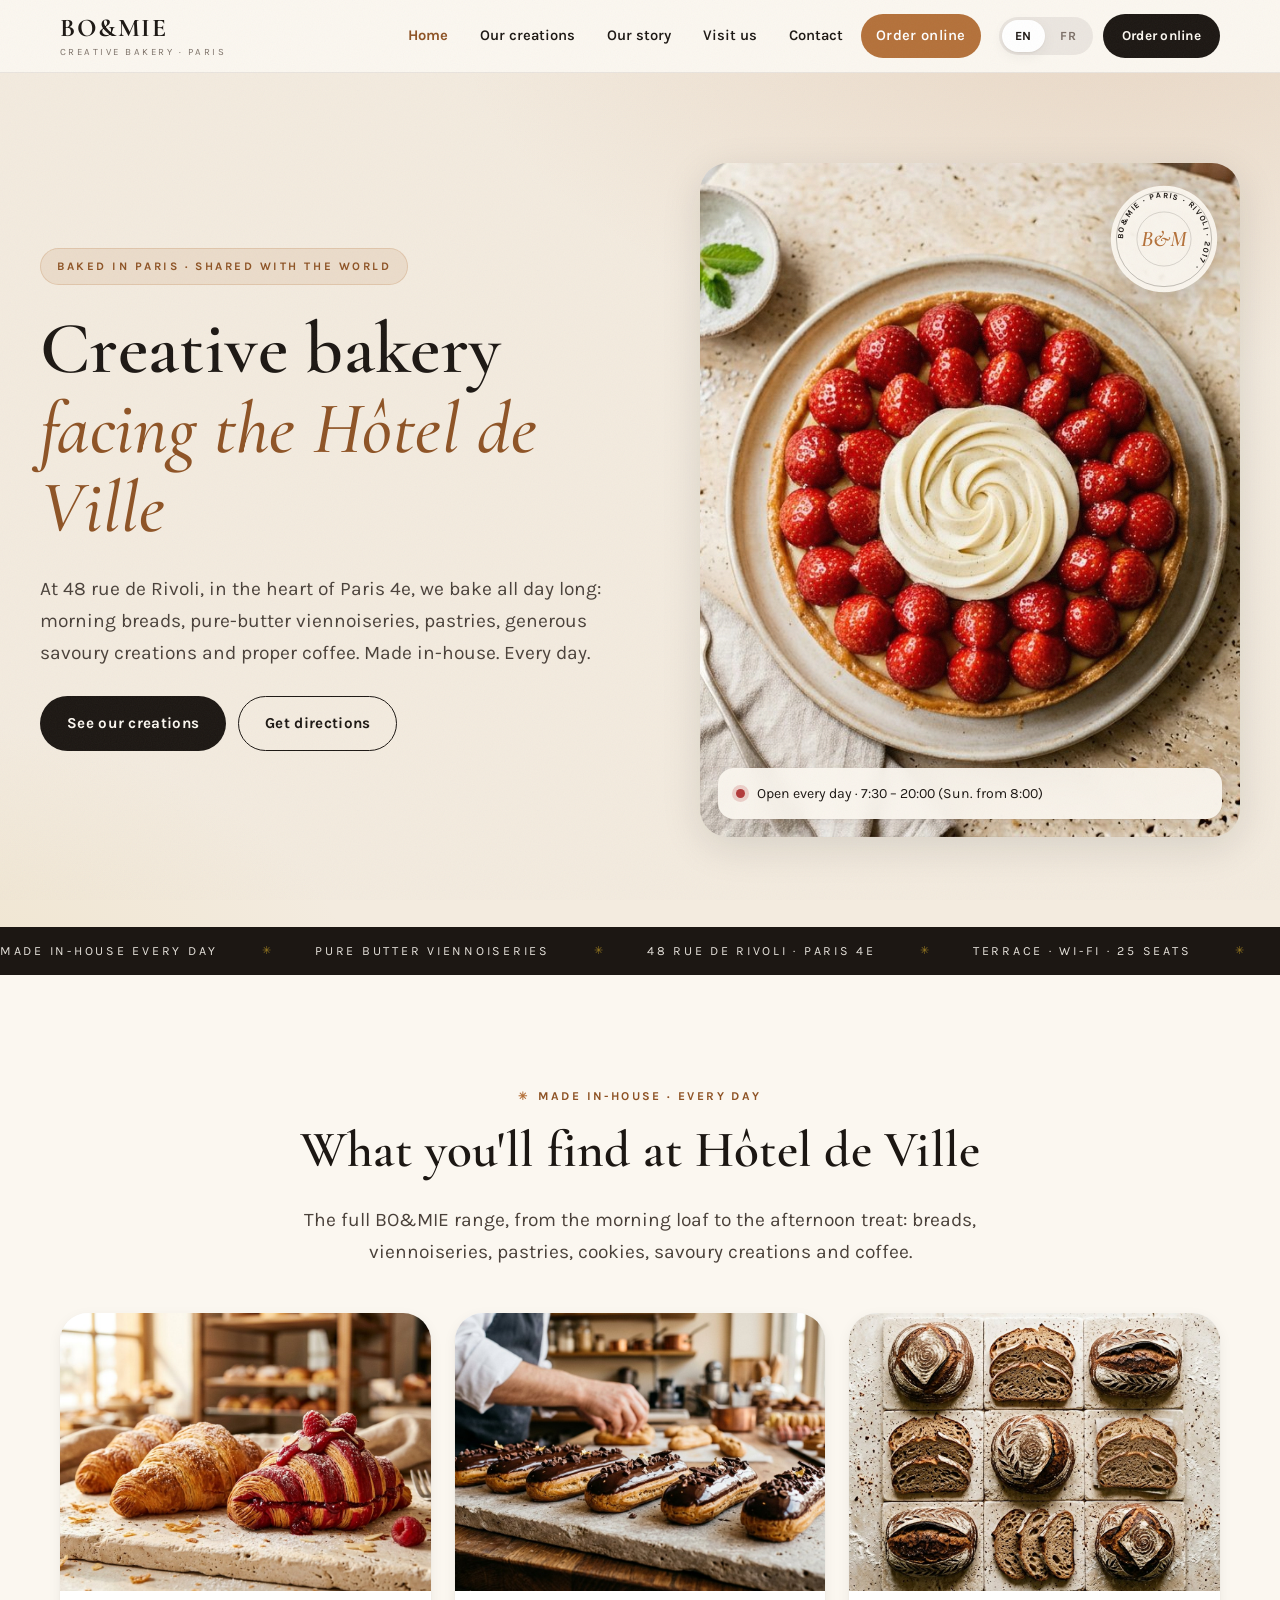
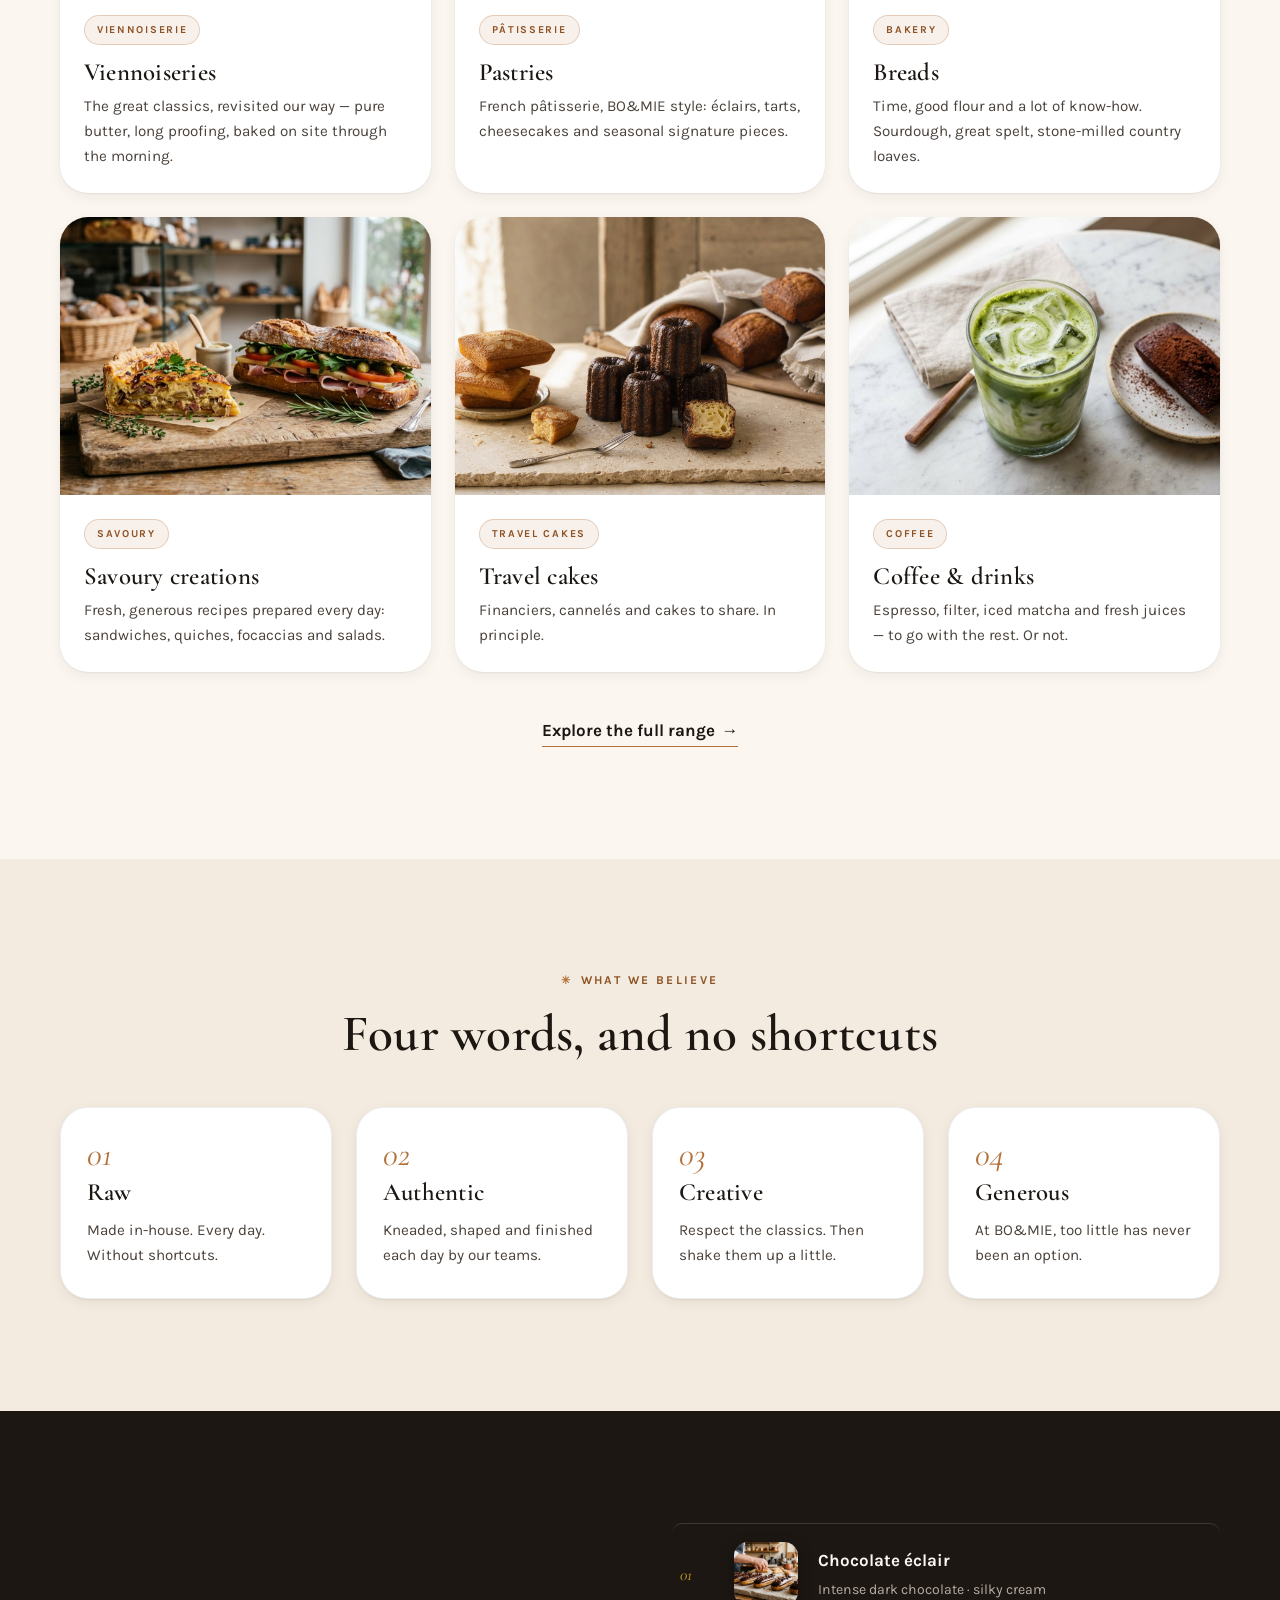
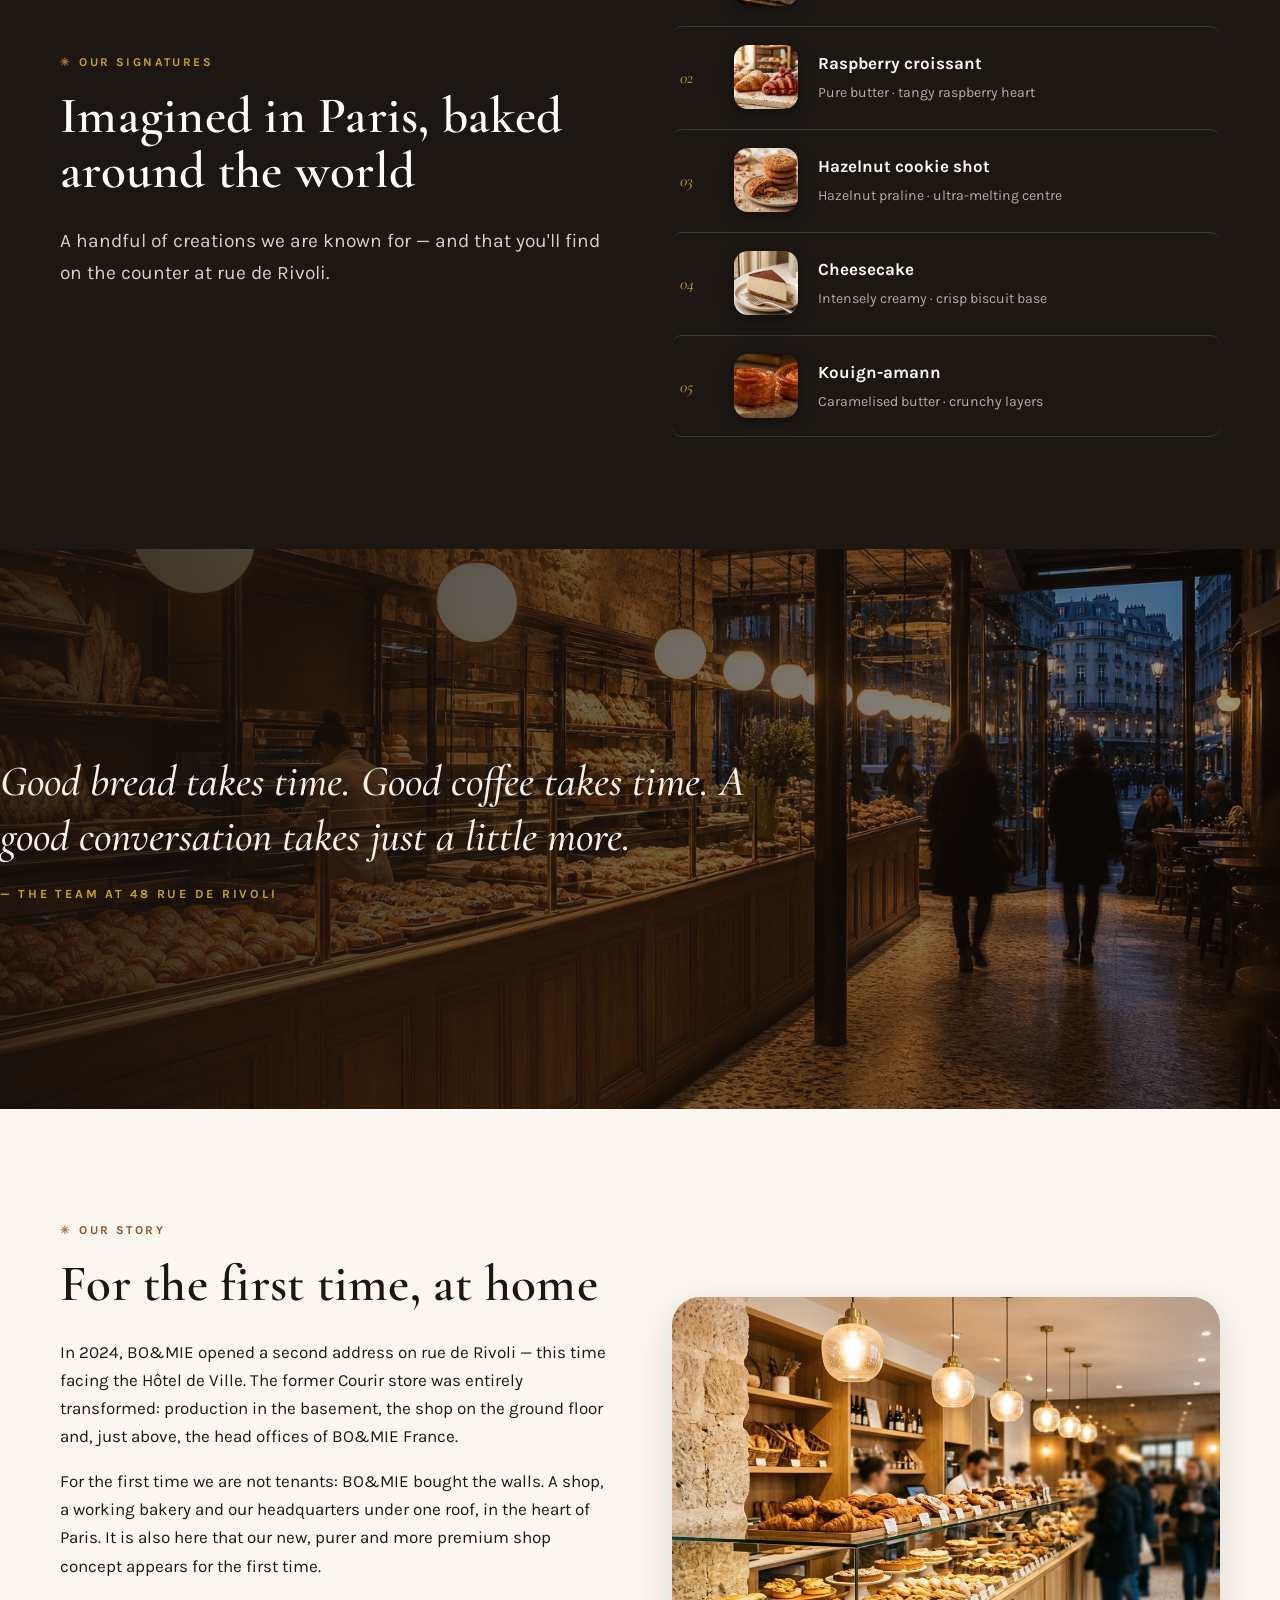
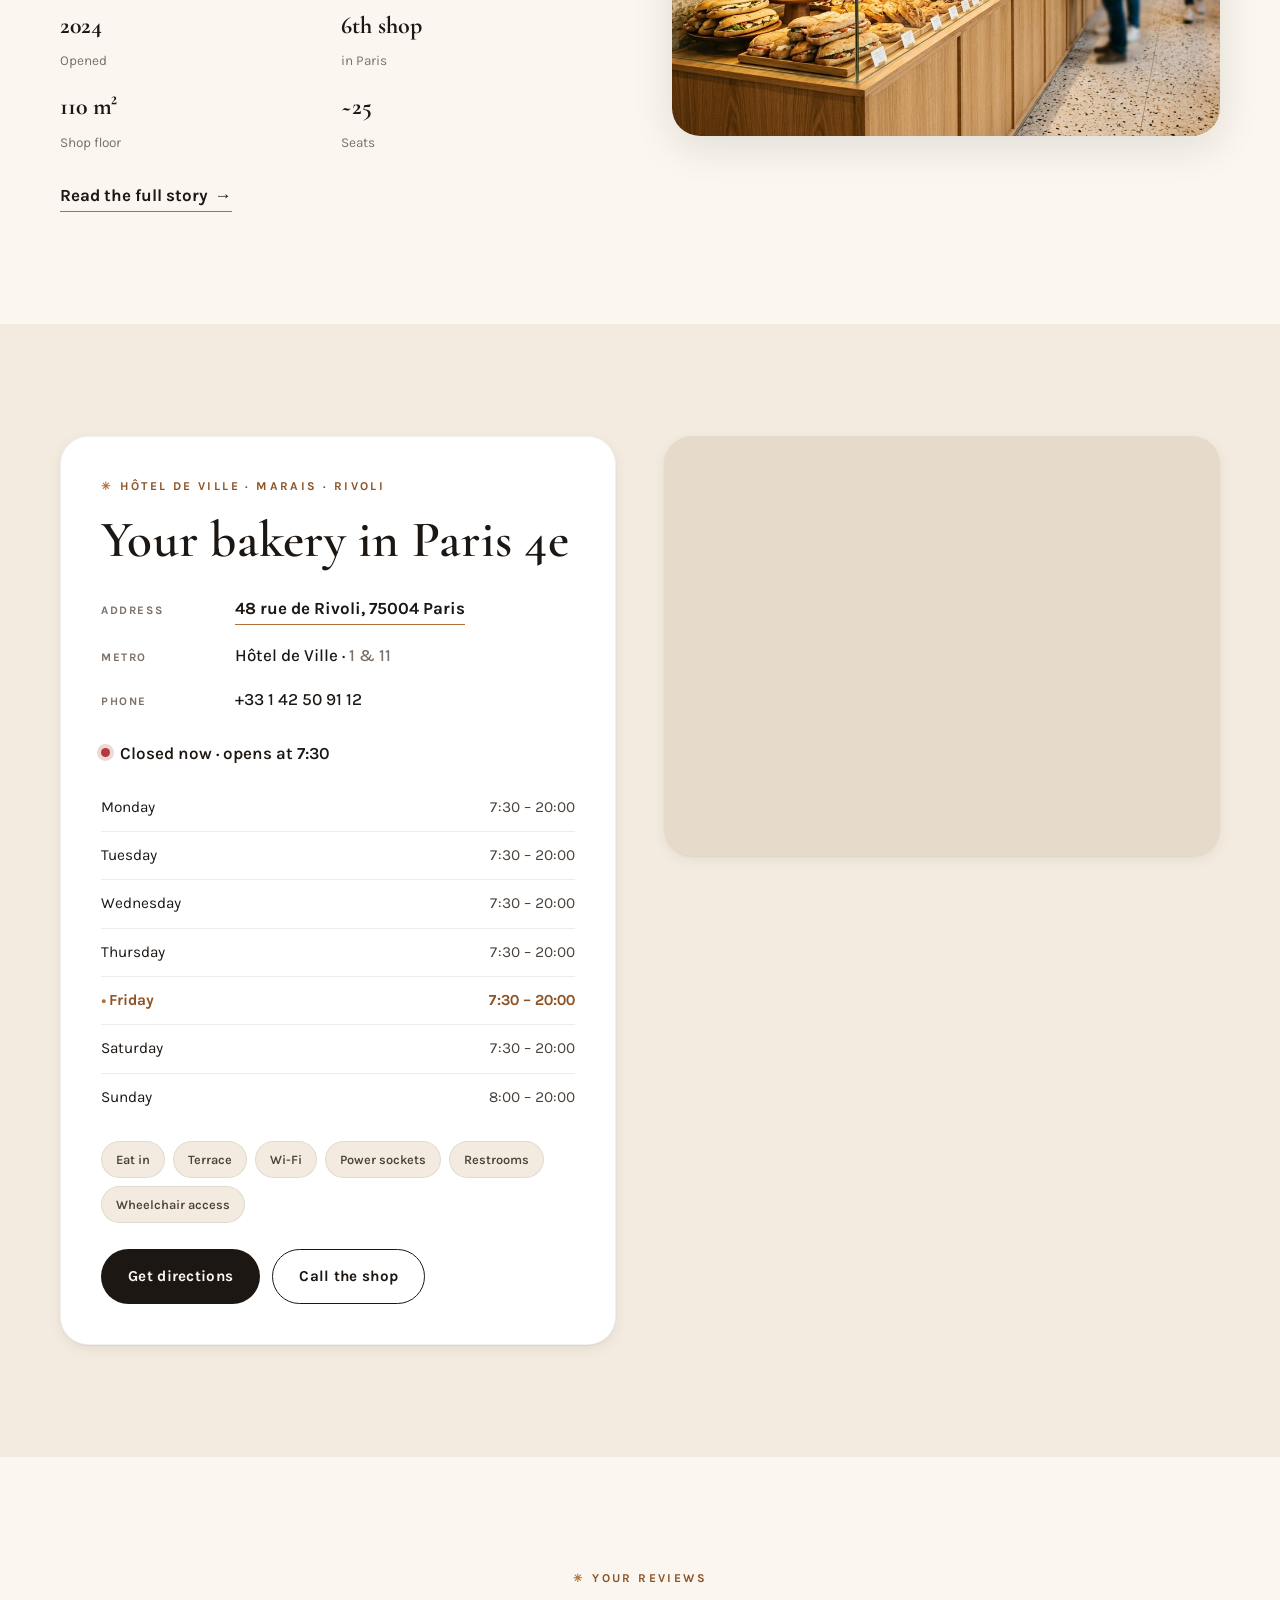
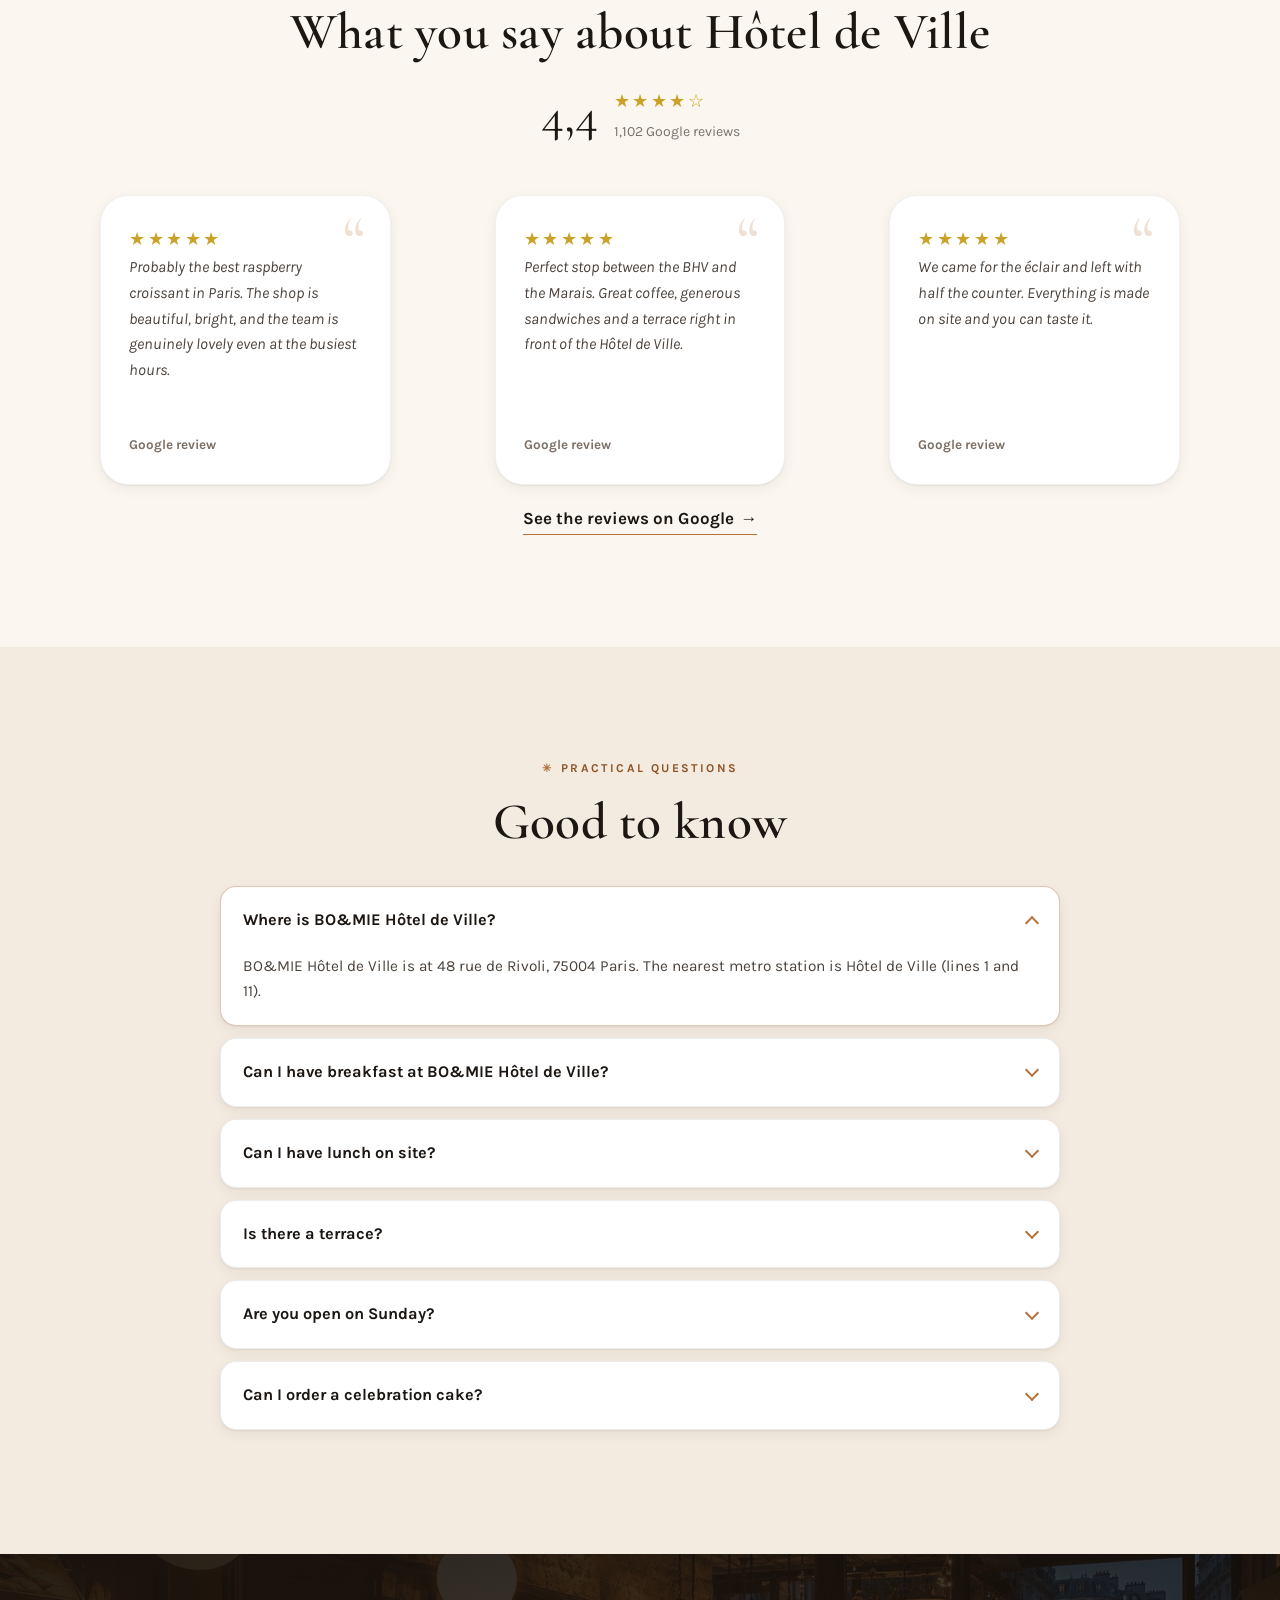
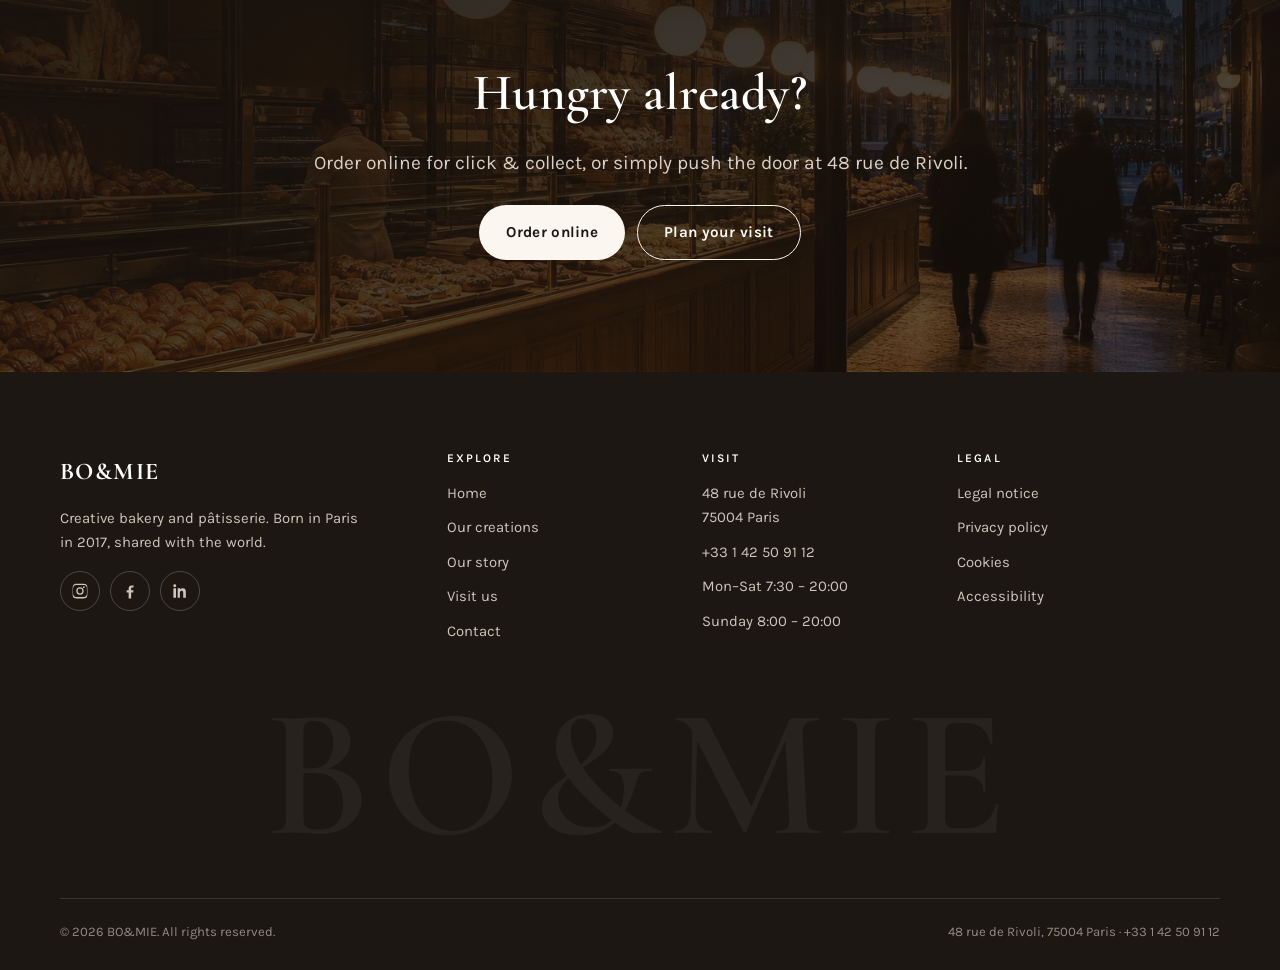
<file: index.html>
<!DOCTYPE html>
<html lang="en">
<head>
<meta charset="utf-8">
<meta name="viewport" content="width=device-width, initial-scale=1, viewport-fit=cover">
<title>BO&amp;MIE H&ocirc;tel de Ville — Boulangerie créative, Paris 4e</title>
<meta name="description" content="Creative French bakery and pâtisserie at 48 rue de Rivoli, facing the Hôtel de Ville, Paris 4e.">
<meta name="theme-color" content="#FBF7F0">
<link rel="canonical" href="https://www.boetmie.com/">
<meta property="og:type" content="website">
<meta property="og:site_name" content="BO&amp;MIE Hôtel de Ville">
<meta property="og:title" content="BO&amp;MIE Hôtel de Ville — Creative bakery, Paris 4e">
<meta property="og:description" content="Breads, viennoiseries, pastries and coffee, baked fresh every day at 48 rue de Rivoli.">
<meta property="og:image" content="https://www.boetmie.com/assets/img/hero.jpg">
<meta name="twitter:card" content="summary_large_image">
<link rel="icon" href="assets/img/favicon.svg" type="image/svg+xml">
<link rel="apple-touch-icon" href="assets/img/favicon.svg">
<link rel="preconnect" href="https://fonts.googleapis.com">
<link rel="preconnect" href="https://fonts.gstatic.com" crossorigin>
<link href="https://fonts.googleapis.com/css2?family=Cormorant+Garamond:ital,wght@0,500;0,600;0,700;1,500;1,600&family=Karla:ital,wght@0,400;0,500;0,600;0,700;1,400&display=swap" rel="stylesheet">
<link rel="stylesheet" href="assets/css/style.css">
</head>
<body data-page="home" data-title-key="meta.home.title" data-desc-key="meta.home.desc">
<a class="skip" href="#main" data-i18n="a11y.skip">Skip to content</a>
<header class="header">
  <div class="container header__inner">
    <a class="brand" href="index.html" aria-label="BO&amp;MIE Hôtel de Ville — home">
      <span class="brand__name">BO&amp;MIE</span>
      <span class="brand__sub" data-i18n="brand.sub">Creative bakery · Paris</span>
    </a>
    <nav class="nav" id="primary-nav" aria-label="Main">
      <a href="index.html" aria-current="page" data-i18n="nav.home">Home</a>
      <a href="creations.html" data-i18n="nav.creations">Our creations</a>
      <a href="about.html" data-i18n="nav.about">Our story</a>
      <a href="visit.html" data-i18n="nav.visit">Visit us</a>
      <a href="contact.html" data-i18n="nav.contact">Contact</a>
      <a class="btn btn--accent btn--sm" href="https://commande.boetmie.com/brand/boetmie" target="_blank" rel="noopener" data-i18n="nav.order">Order online</a>
    </nav>
    <div class="header__actions">
      <div class="lang" role="group" aria-label="Language" data-i18n-attr="aria-label:a11y.lang">
        <button type="button" data-lang="en" aria-pressed="false">EN</button>
        <button type="button" data-lang="fr" aria-pressed="false">FR</button>
      </div>
      <a class="btn btn--primary btn--sm btn--order" href="https://commande.boetmie.com/brand/boetmie" target="_blank" rel="noopener" data-i18n="nav.order">Order online</a>
      <button class="burger" type="button" aria-expanded="false" aria-controls="primary-nav" aria-label="Menu" data-i18n-attr="aria-label:nav.menu">
        <span></span><span></span><span></span>
      </button>
    </div>
  </div>
</header>
<main id="main">

<section class="hero">
  <div class="container hero__grid">
    <div class="hero__copy">
      <span class="hero__kicker" data-i18n="hero.kicker"></span>
      <h1><span data-i18n="hero.h1a"></span><br><em data-i18n="hero.h1b"></em></h1>
      <p class="lead" data-i18n="hero.lead"></p>
      <div class="btn-row" style="margin-top:28px">
        <a class="btn btn--primary" href="creations.html" data-i18n="hero.cta1"></a>
        <a class="btn btn--ghost" href="https://www.google.com/maps/search/?api=1&query=BO%26MIE%20H%C3%B4tel%20de%20Ville%2C%2048%20rue%20de%20Rivoli%2C%2075004%20Paris&query_place_id=ChIJd_vVDW5v5kcRFEWfGnHyacI" target="_blank" rel="noopener" data-i18n="hero.cta2"></a>
      </div>
    </div>
    <figure class="hero__media" style="margin:0">
      <img src="assets/img/hero.jpg" alt="" data-i18n-attr="alt:hero.alt" width="900" height="1125" fetchpriority="high">
      <svg class="hero__stamp" viewBox="0 0 120 120" aria-hidden="true">
        <defs>
          <path id="stampPath" d="M60 60 m -44 0 a 44 44 0 1 1 88 0 a 44 44 0 1 1 -88 0"/>
        </defs>
        <circle class="stamp-bg" cx="60" cy="60" r="57"/>
        <circle cx="60" cy="60" r="51" fill="none" stroke="rgba(28,23,19,.28)" stroke-width="1"/>
        <circle cx="60" cy="60" r="29" fill="none" stroke="rgba(28,23,19,.16)" stroke-width="1"/>
        <text class="stamp-text"><textPath href="#stampPath">BO&amp;MIE · PARIS · RIVOLI · 2017 ·</textPath></text>
        <text class="stamp-mid" x="60" y="68" text-anchor="middle">B&amp;M</text>
      </svg>
      <figcaption class="hero__badge"><span class="dot" data-hours-dot></span><span data-i18n="hero.badge"></span></figcaption>
    </figure>
  </div>
</section>

<div class="marquee" aria-hidden="true">
  <div class="marquee__track">
    <span data-i18n="mq.1">·</span>
    <span data-i18n="mq.2">·</span>
    <span data-i18n="mq.3">·</span>
    <span data-i18n="mq.4">·</span>
    <span data-i18n="mq.5">·</span>
    <span data-i18n="mq.6">·</span>
    <span data-i18n="mq.1">·</span>
    <span data-i18n="mq.2">·</span>
    <span data-i18n="mq.3">·</span>
    <span data-i18n="mq.4">·</span>
    <span data-i18n="mq.5">·</span>
    <span data-i18n="mq.6">·</span>
  </div>
</div>


<section class="section" id="creations">
  <div class="container">
    <div class="center" style="margin-bottom:46px">
      <span class="eyebrow" data-i18n="cat.eyebrow"></span>
      <h2 data-i18n="cat.h2"></h2>
      <p class="lead" data-i18n="cat.lead"></p>
    </div>
    <div class="grid grid--3">
      <article class="card reveal">
        <div class="card__media"><img src="assets/img/viennoiserie.jpg" alt="" loading="lazy" width="800" height="600"></div>
        <div class="card__body">
          <span class="card__tag" data-i18n="cat.1.tag"></span>
          <h3 data-i18n="cat.1.t"></h3>
          <p data-i18n="cat.1.d"></p>
        </div>
      </article>
      <article class="card reveal">
        <div class="card__media"><img src="assets/img/patisserie.jpg" alt="" loading="lazy" width="800" height="600"></div>
        <div class="card__body">
          <span class="card__tag" data-i18n="cat.2.tag"></span>
          <h3 data-i18n="cat.2.t"></h3>
          <p data-i18n="cat.2.d"></p>
        </div>
      </article>
      <article class="card reveal">
        <div class="card__media"><img src="assets/img/bread.jpg" alt="" loading="lazy" width="800" height="600"></div>
        <div class="card__body">
          <span class="card__tag" data-i18n="cat.3.tag"></span>
          <h3 data-i18n="cat.3.t"></h3>
          <p data-i18n="cat.3.d"></p>
        </div>
      </article>
      <article class="card reveal">
        <div class="card__media"><img src="assets/img/savoury.jpg" alt="" loading="lazy" width="800" height="600"></div>
        <div class="card__body">
          <span class="card__tag" data-i18n="cat.4.tag"></span>
          <h3 data-i18n="cat.4.t"></h3>
          <p data-i18n="cat.4.d"></p>
        </div>
      </article>
      <article class="card reveal">
        <div class="card__media"><img src="assets/img/travel.jpg" alt="" loading="lazy" width="800" height="600"></div>
        <div class="card__body">
          <span class="card__tag" data-i18n="cat.5.tag"></span>
          <h3 data-i18n="cat.5.t"></h3>
          <p data-i18n="cat.5.d"></p>
        </div>
      </article>
      <article class="card reveal">
        <div class="card__media"><img src="assets/img/coffee.jpg" alt="" loading="lazy" width="800" height="600"></div>
        <div class="card__body">
          <span class="card__tag" data-i18n="cat.6.tag"></span>
          <h3 data-i18n="cat.6.t"></h3>
          <p data-i18n="cat.6.d"></p>
        </div>
      </article>
    </div>
    <div class="center" style="margin-top:44px">
      <a class="link-arrow" href="creations.html"><span data-i18n="cat.cta"></span><span class="ar">→</span></a>
    </div>
  </div>
</section>

<section class="section section--cream2">
  <div class="container">
    <div class="center" style="margin-bottom:44px">
      <span class="eyebrow" data-i18n="val.eyebrow"></span>
      <h2 data-i18n="val.h2"></h2>
    </div>
    <div class="grid grid--4">
      <div class="value reveal">
        <div class="value__num">01</div>
        <h3 data-i18n="val.1.t"></h3>
        <p data-i18n="val.1.d"></p>
      </div>
      <div class="value reveal">
        <div class="value__num">02</div>
        <h3 data-i18n="val.2.t"></h3>
        <p data-i18n="val.2.d"></p>
      </div>
      <div class="value reveal">
        <div class="value__num">03</div>
        <h3 data-i18n="val.3.t"></h3>
        <p data-i18n="val.3.d"></p>
      </div>
      <div class="value reveal">
        <div class="value__num">04</div>
        <h3 data-i18n="val.4.t"></h3>
        <p data-i18n="val.4.d"></p>
      </div>
    </div>
  </div>
</section>

<section class="section section--ink">
  <div class="container split">
    <div>
      <span class="eyebrow" data-i18n="sig.eyebrow"></span>
      <h2 data-i18n="sig.h2"></h2>
      <p class="lead" data-i18n="sig.lead"></p>
    </div>
    <ul class="sig">
      <li>
        <span class="sig__n">01</span>
        <img class="sig__img" src="assets/img/patisserie.jpg" alt="" loading="lazy" width="64" height="64">
        <span><span class="sig__t" data-i18n="sig.1.t"></span><br><span class="sig__d" data-i18n="sig.1.d"></span></span>
      </li>
      <li>
        <span class="sig__n">02</span>
        <img class="sig__img" src="assets/img/viennoiserie.jpg" alt="" loading="lazy" width="64" height="64">
        <span><span class="sig__t" data-i18n="sig.2.t"></span><br><span class="sig__d" data-i18n="sig.2.d"></span></span>
      </li>
      <li>
        <span class="sig__n">03</span>
        <img class="sig__img" src="assets/img/cookie.jpg" alt="" loading="lazy" width="64" height="64">
        <span><span class="sig__t" data-i18n="sig.3.t"></span><br><span class="sig__d" data-i18n="sig.3.d"></span></span>
      </li>
      <li>
        <span class="sig__n">04</span>
        <img class="sig__img" src="assets/img/cheesecake.jpg" alt="" loading="lazy" width="64" height="64">
        <span><span class="sig__t" data-i18n="sig.4.t"></span><br><span class="sig__d" data-i18n="sig.4.d"></span></span>
      </li>
      <li>
        <span class="sig__n">05</span>
        <img class="sig__img" src="assets/img/kouign.jpg" alt="" loading="lazy" width="64" height="64">
        <span><span class="sig__t" data-i18n="sig.5.t"></span><br><span class="sig__d" data-i18n="sig.5.d"></span></span>
      </li>
    </ul>
  </div>
</section>

<section class="band">
  <img src="assets/img/interior.jpg" alt="" loading="lazy">
  <div class="band__overlay"></div>
  <blockquote class="container">
    <p data-i18n="bandq.quote"></p>
    <footer data-i18n="bandq.attr"></footer>
  </blockquote>
</section>

<section class="section">
  <div class="container split split--rev">
    <figure class="split__media reveal" style="margin:0">
      <img src="assets/img/shop.jpg" alt="" loading="lazy" width="1000" height="800">
    </figure>
    <div class="reveal">
      <span class="eyebrow" data-i18n="story.eyebrow"></span>
      <h2 data-i18n="story.h2"></h2>
      <p data-i18n="story.p1"></p>
      <p data-i18n="story.p2"></p>
      <div class="grid grid--2" style="gap:14px;margin:26px 0">
        <div><strong style="font-family:var(--ff-display);font-size:1.5rem">2024</strong><br><span class="muted" style="font-size:.85rem" data-i18n="story.s1"></span></div>
        <div><strong style="font-family:var(--ff-display);font-size:1.5rem" data-i18n="story.s2"></strong><br><span class="muted" style="font-size:.85rem" data-i18n="story.s2v"></span></div>
        <div><strong style="font-family:var(--ff-display);font-size:1.5rem">110 m²</strong><br><span class="muted" style="font-size:.85rem" data-i18n="story.s3"></span></div>
        <div><strong style="font-family:var(--ff-display);font-size:1.5rem" data-i18n="story.s4v"></strong><br><span class="muted" style="font-size:.85rem" data-i18n="story.s4"></span></div>
      </div>
      <a class="link-arrow" href="about.html"><span data-i18n="story.cta"></span><span class="ar">→</span></a>
    </div>
  </div>
</section>

<section class="section section--cream2" id="visit">
  <div class="container info-grid">
    <div class="panel reveal">
  <span class="eyebrow" data-i18n="info.eyebrow">Hôtel de Ville · Marais · Rivoli</span>
  <h2 data-i18n="info.h2">Your bakery in Paris 4e</h2>
  <div class="dl">
    <div class="dl__row"><span class="dl__k" data-i18n="info.address">Address</span>
      <span class="dl__v"><a class="link-arrow" href="https://www.google.com/maps/search/?api=1&query=BO%26MIE%20H%C3%B4tel%20de%20Ville%2C%2048%20rue%20de%20Rivoli%2C%2075004%20Paris&query_place_id=ChIJd_vVDW5v5kcRFEWfGnHyacI" target="_blank" rel="noopener">48 rue de Rivoli, 75004 Paris</a></span></div>
    <div class="dl__row"><span class="dl__k" data-i18n="info.metro">Metro</span>
      <span class="dl__v">Hôtel de Ville · <span class="muted">1 &amp; 11</span></span></div>
    <div class="dl__row"><span class="dl__k" data-i18n="info.phone">Phone</span>
      <span class="dl__v"><a href="tel:+33142509112">+33 1 42 50 91 12</a></span></div>
  </div>
  <p style="display:flex;align-items:center;gap:10px;font-weight:600">
    <span class="dot" data-hours-dot></span><span data-hours-status>Open now</span>
  </p>
  <table class="hours">
  <tbody>
    <tr data-dow="1"><td data-i18n="day.mon">mon</td><td>7:30 – 20:00</td></tr>
    <tr data-dow="2"><td data-i18n="day.tue">tue</td><td>7:30 – 20:00</td></tr>
    <tr data-dow="3"><td data-i18n="day.wed">wed</td><td>7:30 – 20:00</td></tr>
    <tr data-dow="4"><td data-i18n="day.thu">thu</td><td>7:30 – 20:00</td></tr>
    <tr data-dow="5"><td data-i18n="day.fri">fri</td><td>7:30 – 20:00</td></tr>
    <tr data-dow="6"><td data-i18n="day.sat">sat</td><td>7:30 – 20:00</td></tr>
    <tr data-dow="0"><td data-i18n="day.sun">sun</td><td>8:00 – 20:00</td></tr>
  </tbody>
</table>
  <ul class="chips">
    <li data-i18n="info.f1">Eat in</li><li data-i18n="info.f2">Terrace</li><li data-i18n="info.f3">Wi-Fi</li>
    <li data-i18n="info.f4">Sockets</li><li data-i18n="info.f5">Restrooms</li><li data-i18n="info.f6">Wheelchair access</li>
  </ul>
  <div class="btn-row" style="margin-top:26px">
    <a class="btn btn--primary" href="https://www.google.com/maps/search/?api=1&query=BO%26MIE%20H%C3%B4tel%20de%20Ville%2C%2048%20rue%20de%20Rivoli%2C%2075004%20Paris&query_place_id=ChIJd_vVDW5v5kcRFEWfGnHyacI" target="_blank" rel="noopener" data-i18n="info.dir">Get directions</a>
    <a class="btn btn--ghost" href="tel:+33142509112" data-i18n="info.call">Call the shop</a>
  </div>
</div>
    <div class="map-wrap reveal">
  <iframe title="Map" data-i18n-attr="title:map.title" loading="lazy" allowfullscreen referrerpolicy="no-referrer-when-downgrade"
    src="https://www.openstreetmap.org/export/embed.html?bbox=2.3435%2C48.8535%2C2.3595%2C48.8605&amp;layer=mapnik&amp;marker=48.8570%2C2.3515"></iframe>
</div>
  </div>
</section>

<section class="section">
  <div class="container">
    <div class="center" style="margin-bottom:10px">
      <span class="eyebrow" data-i18n="rev.eyebrow"></span>
      <h2 data-i18n="rev.h2"></h2>
    </div>
    <div class="rating">
      <span class="rating__score">4,4</span>
      <span><span class="stars" aria-hidden="true">★★★★☆</span><br><span class="muted" style="font-size:.88rem" data-i18n="rev.count"></span></span>
    </div>
    <div class="grid grid--3">
      <blockquote class="quote reveal">
        <div class="stars" aria-hidden="true">★★★★★</div>
        <p data-i18n="rev.1"></p>
        <footer data-i18n="rev.1.a"></footer>
      </blockquote>
      <blockquote class="quote reveal">
        <div class="stars" aria-hidden="true">★★★★★</div>
        <p data-i18n="rev.2"></p>
        <footer data-i18n="rev.2.a"></footer>
      </blockquote>
      <blockquote class="quote reveal">
        <div class="stars" aria-hidden="true">★★★★★</div>
        <p data-i18n="rev.3"></p>
        <footer data-i18n="rev.3.a"></footer>
      </blockquote>
    </div>
    <div class="center" style="margin-top:36px">
      <a class="link-arrow" href="https://www.google.com/maps/search/?api=1&query=BO%26MIE%20H%C3%B4tel%20de%20Ville%2C%2048%20rue%20de%20Rivoli%2C%2075004%20Paris&query_place_id=ChIJd_vVDW5v5kcRFEWfGnHyacI" target="_blank" rel="noopener"><span data-i18n="rev.cta"></span><span class="ar">→</span></a>
    </div>
  </div>
</section>

<section class="section section--cream2">
  <div class="container">
    <div class="center" style="margin-bottom:36px">
      <span class="eyebrow" data-i18n="faq.eyebrow"></span>
      <h2 data-i18n="faq.h2"></h2>
    </div>
    <div class="faq">
    <details open>
      <summary data-i18n="faq.q1"></summary>
      <p data-i18n="faq.a1"></p>
    </details>
    <details>
      <summary data-i18n="faq.q2"></summary>
      <p data-i18n="faq.a2"></p>
    </details>
    <details>
      <summary data-i18n="faq.q3"></summary>
      <p data-i18n="faq.a3"></p>
    </details>
    <details>
      <summary data-i18n="faq.q4"></summary>
      <p data-i18n="faq.a4"></p>
    </details>
    <details>
      <summary data-i18n="faq.q5"></summary>
      <p data-i18n="faq.a5"></p>
    </details>
    <details>
      <summary data-i18n="faq.q6"></summary>
      <p data-i18n="faq.a6"></p>
    </details>
    </div>
  </div>
</section>

<section class="section section--ink has-photo">
  <div class="container center">
    <h2 data-i18n="band.h2">Hungry already?</h2>
    <p class="lead" data-i18n="band.p">Order online, or push the door at 48 rue de Rivoli.</p>
    <div class="btn-row" style="margin-top:26px">
      <a class="btn btn--light" href="https://commande.boetmie.com/brand/boetmie" target="_blank" rel="noopener" data-i18n="band.cta1">Order online</a>
      <a class="btn btn--ghost" href="visit.html" data-i18n="band.cta2">Plan your visit</a>
    </div>
  </div>
</section>

</main>
<script type="application/ld+json">
{
  "@context": "https://schema.org",
  "@type": "Bakery",
  "name": "BO&MIE H\u00f4tel de Ville",
  "image": "https://www.boetmie.com/assets/img/shop.jpg",
  "url": "https://www.boetmie.com/",
  "telephone": "+33 1 42 50 91 12",
  "priceRange": "€€",
  "address": {
    "@type": "PostalAddress",
    "streetAddress": "48 rue de Rivoli",
    "addressLocality": "Paris",
    "postalCode": "75004",
    "addressCountry": "FR"
  },
  "geo": { "@type": "GeoCoordinates", "latitude": 48.857, "longitude": 2.3515 },
  "aggregateRating": { "@type": "AggregateRating", "ratingValue": "4.4", "reviewCount": "1102" },
  "openingHoursSpecification": [
    { "@type": "OpeningHoursSpecification", "dayOfWeek": ["Monday","Tuesday","Wednesday","Thursday","Friday","Saturday"], "opens": "07:30", "closes": "20:00" },
    { "@type": "OpeningHoursSpecification", "dayOfWeek": "Sunday", "opens": "08:00", "closes": "20:00" }
  ]
}
</script>
<footer class="footer">
  <div class="container">
    <div class="footer__grid">
      <div>
        <span class="brand__name" style="font-size:1.5rem">BO&amp;MIE</span>
        <p style="margin-top:14px;max-width:34ch;font-size:.93rem" data-i18n="ft.tag">Creative bakery and pâtisserie.</p>
        <div class="social">
          <a href="https://www.instagram.com/boetmie/" target="_blank" rel="noopener" aria-label="Instagram">
            <svg viewBox="0 0 24 24" aria-hidden="true"><path d="M12 2.2c3.2 0 3.6 0 4.9.07 1.2.06 1.8.25 2.2.42.6.22 1 .48 1.4.9.4.4.7.8.9 1.4.2.4.4 1 .4 2.2.1 1.3.1 1.7.1 4.9s0 3.6-.1 4.9c0 1.2-.2 1.8-.4 2.2-.2.6-.5 1-.9 1.4-.4.4-.8.7-1.4.9-.4.2-1 .4-2.2.4-1.3.1-1.7.1-4.9.1s-3.6 0-4.9-.1c-1.2 0-1.8-.2-2.2-.4-.6-.2-1-.5-1.4-.9-.4-.4-.7-.8-.9-1.4-.2-.4-.4-1-.4-2.2C2.2 15.6 2.2 15.2 2.2 12s0-3.6.1-4.9c0-1.2.2-1.8.4-2.2.2-.6.5-1 .9-1.4.4-.4.8-.7 1.4-.9.4-.2 1-.4 2.2-.4C8.4 2.2 8.8 2.2 12 2.2Zm0 1.8c-3.1 0-3.5 0-4.7.07-1.1.05-1.7.24-2.1.4-.5.2-.9.44-1.2.77-.3.3-.6.7-.8 1.2-.2.4-.3 1-.4 2.1C2.7 9.7 2.7 10.1 2.7 12s0 2.3.1 3.5c0 1.1.2 1.7.4 2.1.2.5.4.9.8 1.2.3.3.7.6 1.2.8.4.2 1 .3 2.1.4 1.2.05 1.6.07 4.7.07s3.5 0 4.7-.07c1.1 0 1.7-.2 2.1-.4.5-.2.9-.4 1.2-.8.3-.3.6-.7.8-1.2.2-.4.3-1 .4-2.1.05-1.2.07-1.6.07-3.5s0-2.3-.07-3.5c0-1.1-.2-1.7-.4-2.1-.2-.5-.4-.9-.8-1.2-.3-.3-.7-.6-1.2-.8-.4-.2-1-.3-2.1-.4C15.5 4 15.1 4 12 4Zm0 3.1a4.9 4.9 0 1 1 0 9.8 4.9 4.9 0 0 1 0-9.8Zm0 8.1a3.2 3.2 0 1 0 0-6.4 3.2 3.2 0 0 0 0 6.4Zm6.3-8.3a1.15 1.15 0 1 1-2.3 0 1.15 1.15 0 0 1 2.3 0Z"/></svg>
          </a>
          <a href="https://www.facebook.com/boetmie/" target="_blank" rel="noopener" aria-label="Facebook">
            <svg viewBox="0 0 24 24" aria-hidden="true"><path d="M13.5 22v-8h2.7l.4-3.1h-3.1V8.9c0-.9.25-1.5 1.55-1.5h1.65V4.6c-.3 0-1.3-.1-2.45-.1-2.4 0-4.05 1.5-4.05 4.2v2.2H7.5V14h2.7v8h3.3Z"/></svg>
          </a>
          <a href="https://www.linkedin.com/company/boetmie/" target="_blank" rel="noopener" aria-label="LinkedIn">
            <svg viewBox="0 0 24 24" aria-hidden="true"><path d="M6.94 5a1.94 1.94 0 1 1-3.88 0 1.94 1.94 0 0 1 3.88 0ZM3.2 8.4h3.5V21H3.2V8.4Zm5.7 0h3.35v1.72h.05c.47-.85 1.6-1.75 3.3-1.75 3.53 0 4.18 2.2 4.18 5.07V21h-3.5v-6.05c0-1.45-.03-3.3-2.05-3.3-2.05 0-2.36 1.57-2.36 3.2V21H8.9V8.4Z"/></svg>
          </a>
        </div>
      </div>
      <div>
        <h4 data-i18n="ft.explore">Explore</h4>
        <ul>
          <li><a href="index.html" data-i18n="nav.home">Home</a></li>
          <li><a href="creations.html" data-i18n="nav.creations">Our creations</a></li>
          <li><a href="about.html" data-i18n="nav.about">Our story</a></li>
          <li><a href="visit.html" data-i18n="nav.visit">Visit us</a></li>
          <li><a href="contact.html" data-i18n="nav.contact">Contact</a></li>
        </ul>
      </div>
      <div>
        <h4 data-i18n="ft.visit">Visit</h4>
        <ul>
          <li><a href="https://www.google.com/maps/search/?api=1&query=BO%26MIE%20H%C3%B4tel%20de%20Ville%2C%2048%20rue%20de%20Rivoli%2C%2075004%20Paris&query_place_id=ChIJd_vVDW5v5kcRFEWfGnHyacI" target="_blank" rel="noopener">48 rue de Rivoli<br>75004 Paris</a></li>
          <li><a href="tel:+33142509112">+33 1 42 50 91 12</a></li>
          <li data-i18n="ft.hours">Mon–Sat 7:30 – 20:00</li>
          <li data-i18n="ft.hours2">Sunday 8:00 – 20:00</li>
        </ul>
      </div>
      <div>
        <h4 data-i18n="ft.legal">Legal</h4>
        <ul>
          <li><a href="#" data-i18n="ft.l1">Legal notice</a></li>
          <li><a href="#" data-i18n="ft.l2">Privacy policy</a></li>
          <li><a href="#" data-i18n="ft.l3">Cookies</a></li>
          <li><a href="#" data-i18n="ft.l4">Accessibility</a></li>
        </ul>
      </div>
    </div>
    <div class="footer__word" aria-hidden="true">BO&amp;MIE</div>
    <div class="footer__bottom">
      <span>© <span data-year>2026</span> BO&amp;MIE. <span data-i18n="ft.rights">All rights reserved.</span></span>
      <span data-i18n="ft.made">48 rue de Rivoli, 75004 Paris</span>
    </div>
  </div>
</footer>
<script src="assets/js/i18n.js"></script>
<script src="assets/js/main.js" defer></script>
</body>
</html>
</file>
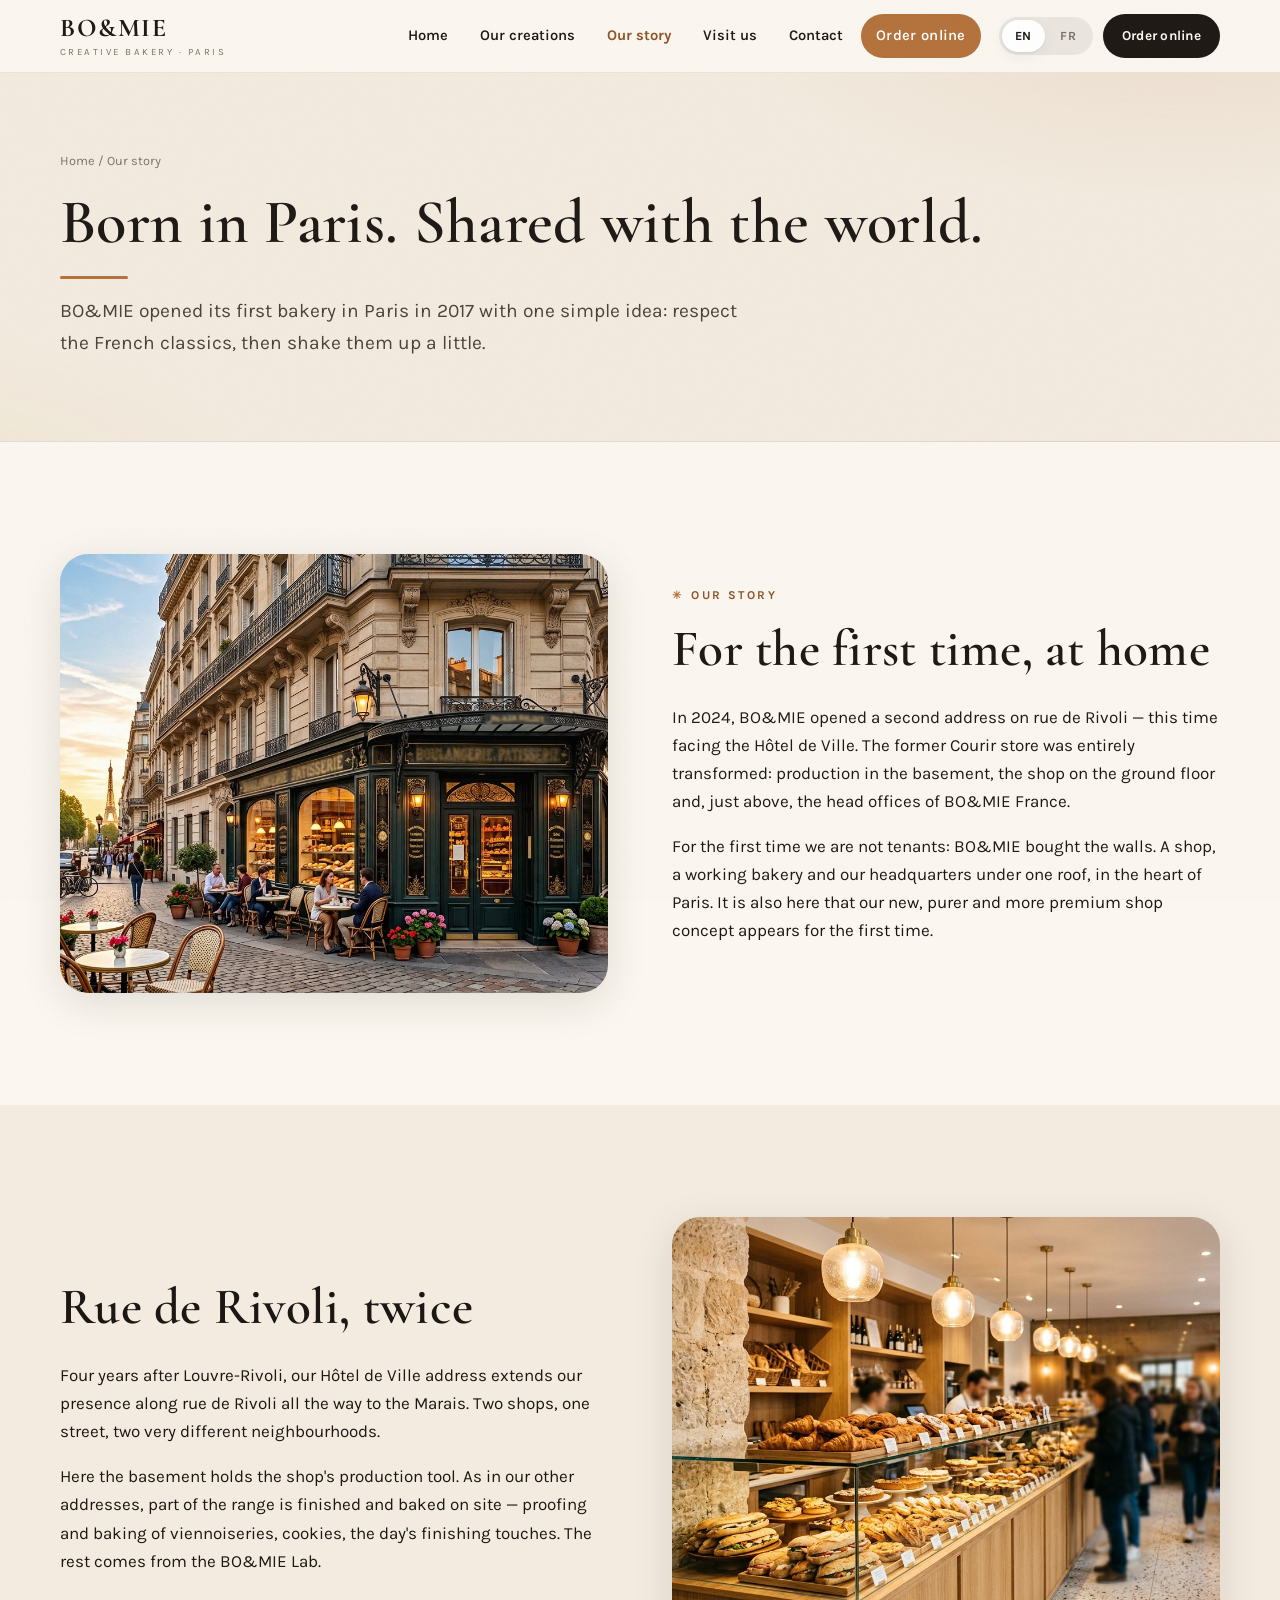
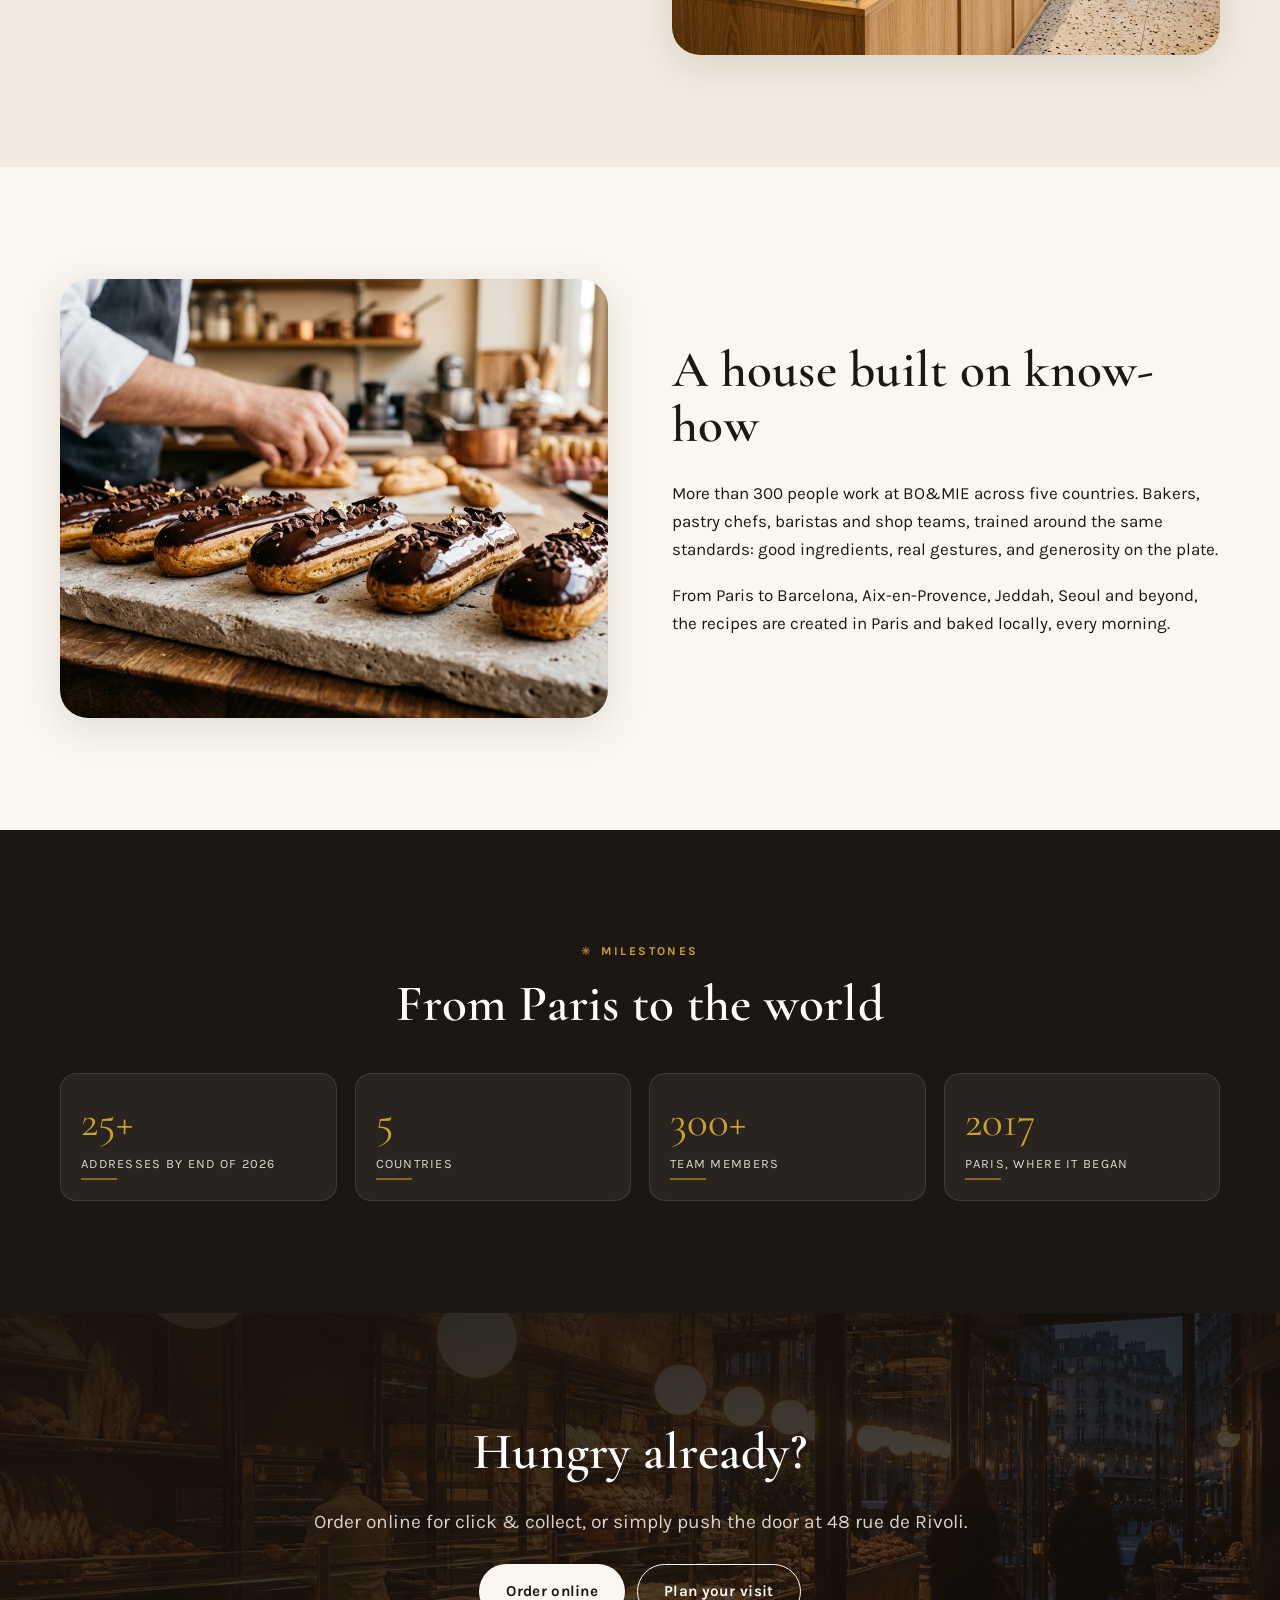
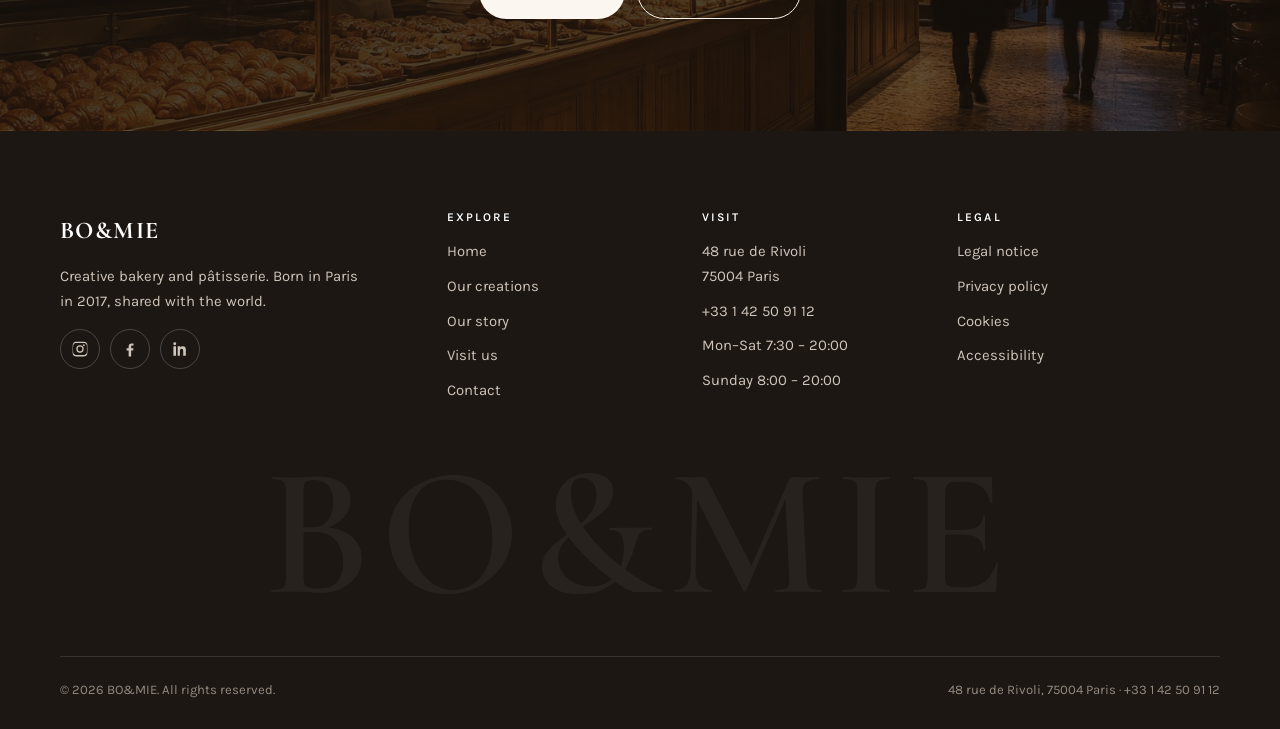
<file: about.html>
<!DOCTYPE html>
<html lang="en">
<head>
<meta charset="utf-8">
<meta name="viewport" content="width=device-width, initial-scale=1, viewport-fit=cover">
<title>BO&amp;MIE H&ocirc;tel de Ville — Boulangerie créative, Paris 4e</title>
<meta name="description" content="Creative French bakery and pâtisserie at 48 rue de Rivoli, facing the Hôtel de Ville, Paris 4e.">
<meta name="theme-color" content="#FBF7F0">
<link rel="canonical" href="https://www.boetmie.com/about.html">
<meta property="og:type" content="website">
<meta property="og:site_name" content="BO&amp;MIE Hôtel de Ville">
<meta property="og:title" content="BO&amp;MIE Hôtel de Ville — Creative bakery, Paris 4e">
<meta property="og:description" content="Breads, viennoiseries, pastries and coffee, baked fresh every day at 48 rue de Rivoli.">
<meta property="og:image" content="https://www.boetmie.com/assets/img/hero.jpg">
<meta name="twitter:card" content="summary_large_image">
<link rel="icon" href="assets/img/favicon.svg" type="image/svg+xml">
<link rel="apple-touch-icon" href="assets/img/favicon.svg">
<link rel="preconnect" href="https://fonts.googleapis.com">
<link rel="preconnect" href="https://fonts.gstatic.com" crossorigin>
<link href="https://fonts.googleapis.com/css2?family=Cormorant+Garamond:ital,wght@0,500;0,600;0,700;1,500;1,600&family=Karla:ital,wght@0,400;0,500;0,600;0,700;1,400&display=swap" rel="stylesheet">
<link rel="stylesheet" href="assets/css/style.css">
</head>
<body data-page="about" data-title-key="meta.about.title" data-desc-key="meta.about.desc">
<a class="skip" href="#main" data-i18n="a11y.skip">Skip to content</a>
<header class="header">
  <div class="container header__inner">
    <a class="brand" href="index.html" aria-label="BO&amp;MIE Hôtel de Ville — home">
      <span class="brand__name">BO&amp;MIE</span>
      <span class="brand__sub" data-i18n="brand.sub">Creative bakery · Paris</span>
    </a>
    <nav class="nav" id="primary-nav" aria-label="Main">
      <a href="index.html" data-i18n="nav.home">Home</a>
      <a href="creations.html" data-i18n="nav.creations">Our creations</a>
      <a href="about.html" aria-current="page" data-i18n="nav.about">Our story</a>
      <a href="visit.html" data-i18n="nav.visit">Visit us</a>
      <a href="contact.html" data-i18n="nav.contact">Contact</a>
      <a class="btn btn--accent btn--sm" href="https://commande.boetmie.com/brand/boetmie" target="_blank" rel="noopener" data-i18n="nav.order">Order online</a>
    </nav>
    <div class="header__actions">
      <div class="lang" role="group" aria-label="Language" data-i18n-attr="aria-label:a11y.lang">
        <button type="button" data-lang="en" aria-pressed="false">EN</button>
        <button type="button" data-lang="fr" aria-pressed="false">FR</button>
      </div>
      <a class="btn btn--primary btn--sm btn--order" href="https://commande.boetmie.com/brand/boetmie" target="_blank" rel="noopener" data-i18n="nav.order">Order online</a>
      <button class="burger" type="button" aria-expanded="false" aria-controls="primary-nav" aria-label="Menu" data-i18n-attr="aria-label:nav.menu">
        <span></span><span></span><span></span>
      </button>
    </div>
  </div>
</header>
<main id="main">
<section class="pagehead">
  <div class="container">
    <p class="crumbs"><a href="index.html" data-i18n="nav.home">Home</a> / <span data-i18n="ab.crumb"></span></p>
    <h1 data-i18n="ab.h1"></h1>
    <p class="lead" data-i18n="ab.lead"></p>
  </div>
</section>

<section class="section">
  <div class="container split">
    <figure class="split__media reveal" style="margin:0"><img src="assets/img/facade.jpg" alt="" loading="lazy" width="1000" height="800"></figure>
    <div class="reveal">
      <span class="eyebrow" data-i18n="story.eyebrow"></span>
      <h2 data-i18n="story.h2"></h2>
      <p data-i18n="story.p1"></p>
      <p data-i18n="story.p2"></p>
    </div>
  </div>
</section>

<section class="section section--cream2">
  <div class="container split split--rev">
    <figure class="split__media reveal" style="margin:0"><img src="assets/img/shop.jpg" alt="" loading="lazy" width="1000" height="800"></figure>
    <div class="reveal">
      <h2 data-i18n="ab.h2a"></h2>
      <p data-i18n="ab.p1"></p>
      <p data-i18n="ab.p2"></p>
    </div>
  </div>
</section>

<section class="section">
  <div class="container split">
    <figure class="split__media reveal" style="margin:0"><img src="assets/img/patisserie.jpg" alt="" loading="lazy" width="1000" height="800"></figure>
    <div class="reveal">
      <h2 data-i18n="ab.h2b"></h2>
      <p data-i18n="ab.p3"></p>
      <p data-i18n="ab.p4"></p>
    </div>
  </div>
</section>

<section class="section section--ink">
  <div class="container">
    <div class="center" style="margin-bottom:40px">
      <span class="eyebrow" data-i18n="ab.tl.eyebrow"></span>
      <h2 data-i18n="ab.tl.h2"></h2>
    </div>
    <div class="stats">
      <div class="stat"><div class="stat__v">25+</div><div class="stat__l" data-i18n="ab.st1"></div></div>
      <div class="stat"><div class="stat__v">5</div><div class="stat__l" data-i18n="ab.st2"></div></div>
      <div class="stat"><div class="stat__v">300+</div><div class="stat__l" data-i18n="ab.st3"></div></div>
      <div class="stat"><div class="stat__v">2017</div><div class="stat__l" data-i18n="ab.st4"></div></div>
    </div>
  </div>
</section>

<section class="section section--ink has-photo">
  <div class="container center">
    <h2 data-i18n="band.h2">Hungry already?</h2>
    <p class="lead" data-i18n="band.p">Order online, or push the door at 48 rue de Rivoli.</p>
    <div class="btn-row" style="margin-top:26px">
      <a class="btn btn--light" href="https://commande.boetmie.com/brand/boetmie" target="_blank" rel="noopener" data-i18n="band.cta1">Order online</a>
      <a class="btn btn--ghost" href="visit.html" data-i18n="band.cta2">Plan your visit</a>
    </div>
  </div>
</section>

</main>
<script type="application/ld+json">
{
  "@context": "https://schema.org",
  "@type": "Bakery",
  "name": "BO&MIE H\u00f4tel de Ville",
  "image": "https://www.boetmie.com/assets/img/shop.jpg",
  "url": "https://www.boetmie.com/",
  "telephone": "+33 1 42 50 91 12",
  "priceRange": "€€",
  "address": {
    "@type": "PostalAddress",
    "streetAddress": "48 rue de Rivoli",
    "addressLocality": "Paris",
    "postalCode": "75004",
    "addressCountry": "FR"
  },
  "geo": { "@type": "GeoCoordinates", "latitude": 48.857, "longitude": 2.3515 },
  "aggregateRating": { "@type": "AggregateRating", "ratingValue": "4.4", "reviewCount": "1102" },
  "openingHoursSpecification": [
    { "@type": "OpeningHoursSpecification", "dayOfWeek": ["Monday","Tuesday","Wednesday","Thursday","Friday","Saturday"], "opens": "07:30", "closes": "20:00" },
    { "@type": "OpeningHoursSpecification", "dayOfWeek": "Sunday", "opens": "08:00", "closes": "20:00" }
  ]
}
</script>
<footer class="footer">
  <div class="container">
    <div class="footer__grid">
      <div>
        <span class="brand__name" style="font-size:1.5rem">BO&amp;MIE</span>
        <p style="margin-top:14px;max-width:34ch;font-size:.93rem" data-i18n="ft.tag">Creative bakery and pâtisserie.</p>
        <div class="social">
          <a href="https://www.instagram.com/boetmie/" target="_blank" rel="noopener" aria-label="Instagram">
            <svg viewBox="0 0 24 24" aria-hidden="true"><path d="M12 2.2c3.2 0 3.6 0 4.9.07 1.2.06 1.8.25 2.2.42.6.22 1 .48 1.4.9.4.4.7.8.9 1.4.2.4.4 1 .4 2.2.1 1.3.1 1.7.1 4.9s0 3.6-.1 4.9c0 1.2-.2 1.8-.4 2.2-.2.6-.5 1-.9 1.4-.4.4-.8.7-1.4.9-.4.2-1 .4-2.2.4-1.3.1-1.7.1-4.9.1s-3.6 0-4.9-.1c-1.2 0-1.8-.2-2.2-.4-.6-.2-1-.5-1.4-.9-.4-.4-.7-.8-.9-1.4-.2-.4-.4-1-.4-2.2C2.2 15.6 2.2 15.2 2.2 12s0-3.6.1-4.9c0-1.2.2-1.8.4-2.2.2-.6.5-1 .9-1.4.4-.4.8-.7 1.4-.9.4-.2 1-.4 2.2-.4C8.4 2.2 8.8 2.2 12 2.2Zm0 1.8c-3.1 0-3.5 0-4.7.07-1.1.05-1.7.24-2.1.4-.5.2-.9.44-1.2.77-.3.3-.6.7-.8 1.2-.2.4-.3 1-.4 2.1C2.7 9.7 2.7 10.1 2.7 12s0 2.3.1 3.5c0 1.1.2 1.7.4 2.1.2.5.4.9.8 1.2.3.3.7.6 1.2.8.4.2 1 .3 2.1.4 1.2.05 1.6.07 4.7.07s3.5 0 4.7-.07c1.1 0 1.7-.2 2.1-.4.5-.2.9-.4 1.2-.8.3-.3.6-.7.8-1.2.2-.4.3-1 .4-2.1.05-1.2.07-1.6.07-3.5s0-2.3-.07-3.5c0-1.1-.2-1.7-.4-2.1-.2-.5-.4-.9-.8-1.2-.3-.3-.7-.6-1.2-.8-.4-.2-1-.3-2.1-.4C15.5 4 15.1 4 12 4Zm0 3.1a4.9 4.9 0 1 1 0 9.8 4.9 4.9 0 0 1 0-9.8Zm0 8.1a3.2 3.2 0 1 0 0-6.4 3.2 3.2 0 0 0 0 6.4Zm6.3-8.3a1.15 1.15 0 1 1-2.3 0 1.15 1.15 0 0 1 2.3 0Z"/></svg>
          </a>
          <a href="https://www.facebook.com/boetmie/" target="_blank" rel="noopener" aria-label="Facebook">
            <svg viewBox="0 0 24 24" aria-hidden="true"><path d="M13.5 22v-8h2.7l.4-3.1h-3.1V8.9c0-.9.25-1.5 1.55-1.5h1.65V4.6c-.3 0-1.3-.1-2.45-.1-2.4 0-4.05 1.5-4.05 4.2v2.2H7.5V14h2.7v8h3.3Z"/></svg>
          </a>
          <a href="https://www.linkedin.com/company/boetmie/" target="_blank" rel="noopener" aria-label="LinkedIn">
            <svg viewBox="0 0 24 24" aria-hidden="true"><path d="M6.94 5a1.94 1.94 0 1 1-3.88 0 1.94 1.94 0 0 1 3.88 0ZM3.2 8.4h3.5V21H3.2V8.4Zm5.7 0h3.35v1.72h.05c.47-.85 1.6-1.75 3.3-1.75 3.53 0 4.18 2.2 4.18 5.07V21h-3.5v-6.05c0-1.45-.03-3.3-2.05-3.3-2.05 0-2.36 1.57-2.36 3.2V21H8.9V8.4Z"/></svg>
          </a>
        </div>
      </div>
      <div>
        <h4 data-i18n="ft.explore">Explore</h4>
        <ul>
          <li><a href="index.html" data-i18n="nav.home">Home</a></li>
          <li><a href="creations.html" data-i18n="nav.creations">Our creations</a></li>
          <li><a href="about.html" data-i18n="nav.about">Our story</a></li>
          <li><a href="visit.html" data-i18n="nav.visit">Visit us</a></li>
          <li><a href="contact.html" data-i18n="nav.contact">Contact</a></li>
        </ul>
      </div>
      <div>
        <h4 data-i18n="ft.visit">Visit</h4>
        <ul>
          <li><a href="https://www.google.com/maps/search/?api=1&query=BO%26MIE%20H%C3%B4tel%20de%20Ville%2C%2048%20rue%20de%20Rivoli%2C%2075004%20Paris&query_place_id=ChIJd_vVDW5v5kcRFEWfGnHyacI" target="_blank" rel="noopener">48 rue de Rivoli<br>75004 Paris</a></li>
          <li><a href="tel:+33142509112">+33 1 42 50 91 12</a></li>
          <li data-i18n="ft.hours">Mon–Sat 7:30 – 20:00</li>
          <li data-i18n="ft.hours2">Sunday 8:00 – 20:00</li>
        </ul>
      </div>
      <div>
        <h4 data-i18n="ft.legal">Legal</h4>
        <ul>
          <li><a href="#" data-i18n="ft.l1">Legal notice</a></li>
          <li><a href="#" data-i18n="ft.l2">Privacy policy</a></li>
          <li><a href="#" data-i18n="ft.l3">Cookies</a></li>
          <li><a href="#" data-i18n="ft.l4">Accessibility</a></li>
        </ul>
      </div>
    </div>
    <div class="footer__word" aria-hidden="true">BO&amp;MIE</div>
    <div class="footer__bottom">
      <span>© <span data-year>2026</span> BO&amp;MIE. <span data-i18n="ft.rights">All rights reserved.</span></span>
      <span data-i18n="ft.made">48 rue de Rivoli, 75004 Paris</span>
    </div>
  </div>
</footer>
<script src="assets/js/i18n.js"></script>
<script src="assets/js/main.js" defer></script>
</body>
</html>
</file>
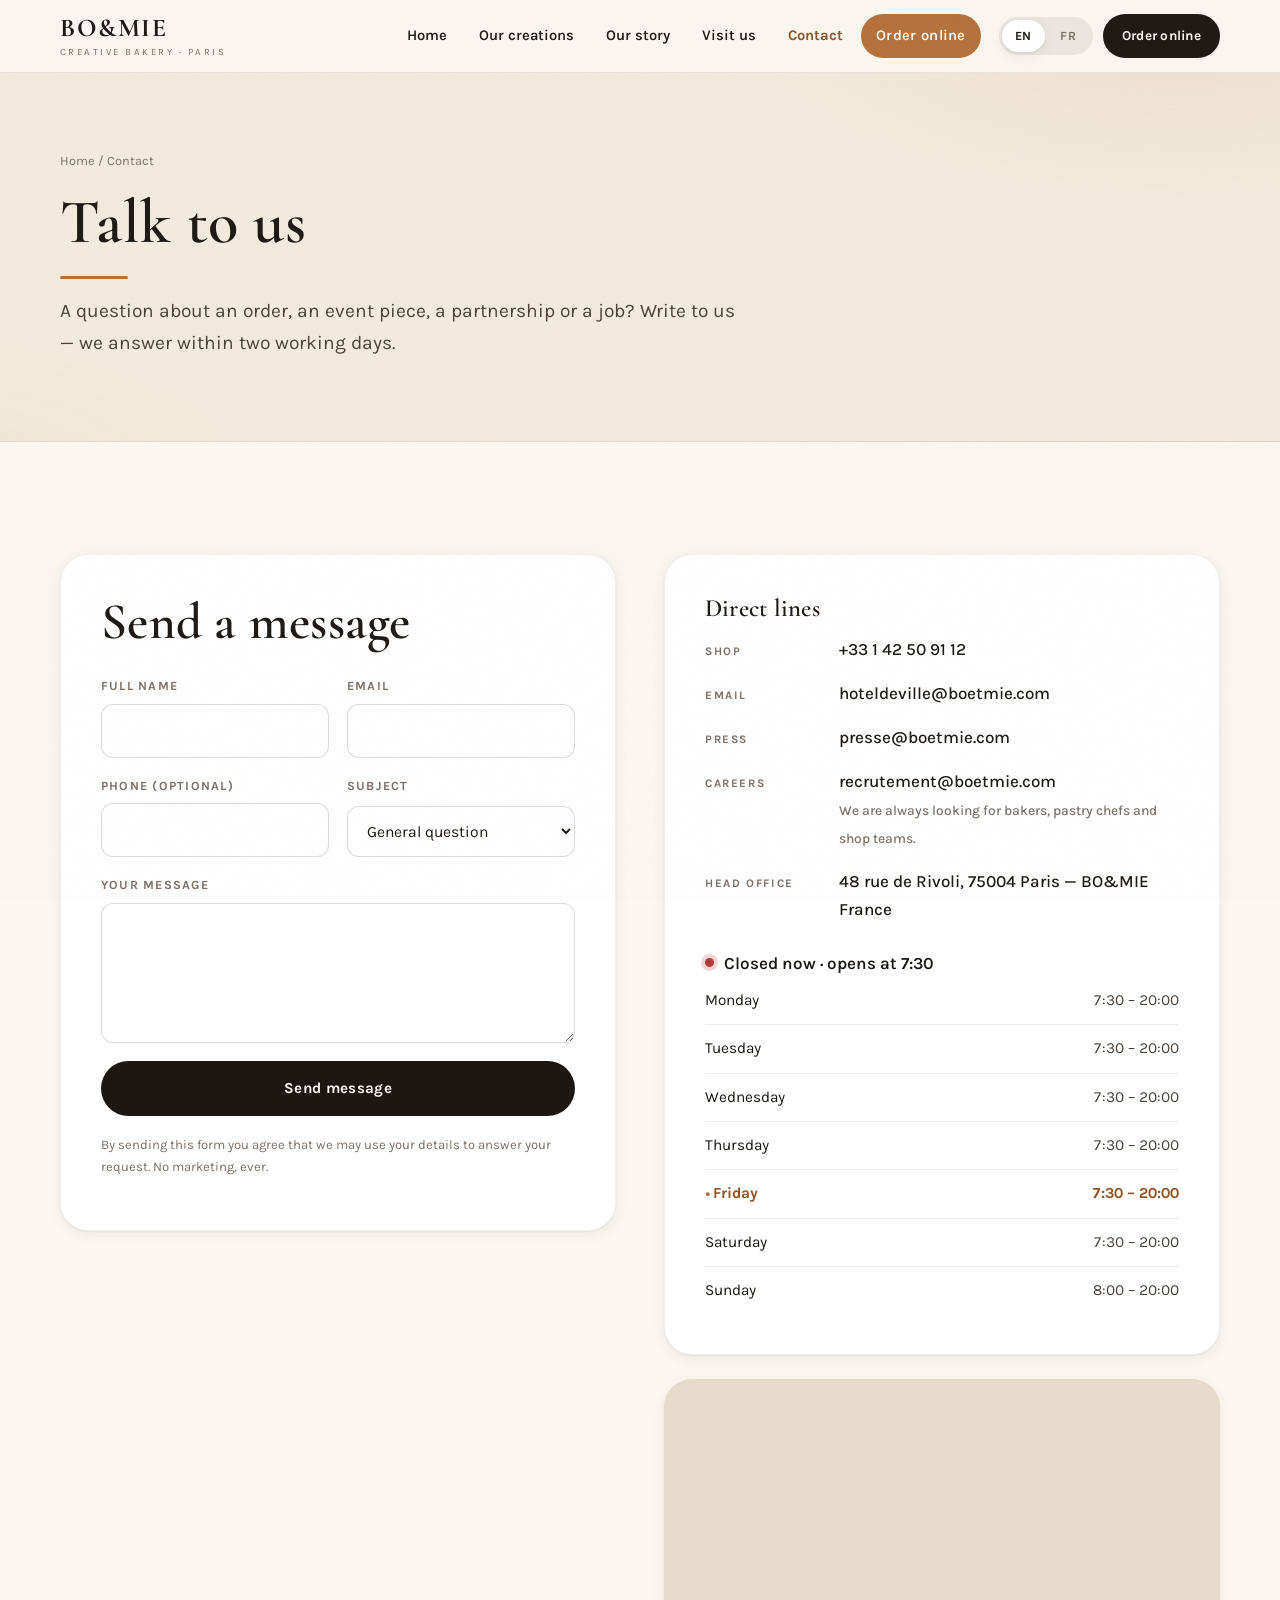
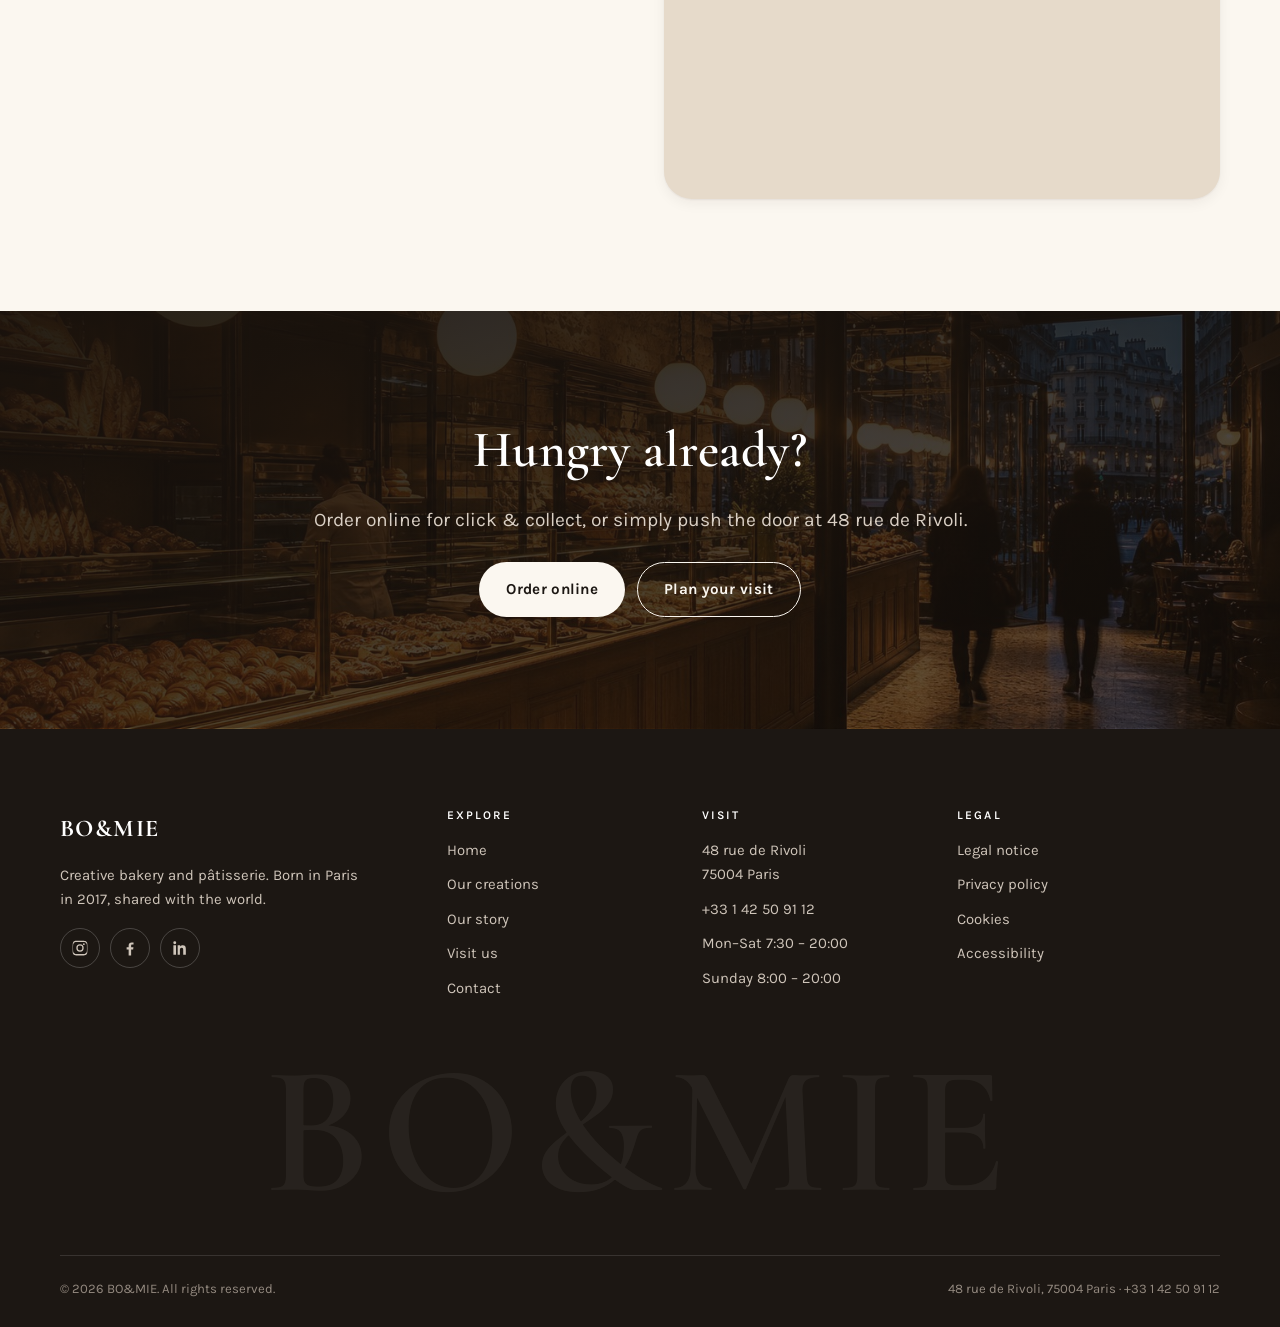
<file: contact.html>
<!DOCTYPE html>
<html lang="en">
<head>
<meta charset="utf-8">
<meta name="viewport" content="width=device-width, initial-scale=1, viewport-fit=cover">
<title>BO&amp;MIE H&ocirc;tel de Ville — Boulangerie créative, Paris 4e</title>
<meta name="description" content="Creative French bakery and pâtisserie at 48 rue de Rivoli, facing the Hôtel de Ville, Paris 4e.">
<meta name="theme-color" content="#FBF7F0">
<link rel="canonical" href="https://www.boetmie.com/contact.html">
<meta property="og:type" content="website">
<meta property="og:site_name" content="BO&amp;MIE Hôtel de Ville">
<meta property="og:title" content="BO&amp;MIE Hôtel de Ville — Creative bakery, Paris 4e">
<meta property="og:description" content="Breads, viennoiseries, pastries and coffee, baked fresh every day at 48 rue de Rivoli.">
<meta property="og:image" content="https://www.boetmie.com/assets/img/hero.jpg">
<meta name="twitter:card" content="summary_large_image">
<link rel="icon" href="assets/img/favicon.svg" type="image/svg+xml">
<link rel="apple-touch-icon" href="assets/img/favicon.svg">
<link rel="preconnect" href="https://fonts.googleapis.com">
<link rel="preconnect" href="https://fonts.gstatic.com" crossorigin>
<link href="https://fonts.googleapis.com/css2?family=Cormorant+Garamond:ital,wght@0,500;0,600;0,700;1,500;1,600&family=Karla:ital,wght@0,400;0,500;0,600;0,700;1,400&display=swap" rel="stylesheet">
<link rel="stylesheet" href="assets/css/style.css">
</head>
<body data-page="contact" data-title-key="meta.contact.title" data-desc-key="meta.contact.desc">
<a class="skip" href="#main" data-i18n="a11y.skip">Skip to content</a>
<header class="header">
  <div class="container header__inner">
    <a class="brand" href="index.html" aria-label="BO&amp;MIE Hôtel de Ville — home">
      <span class="brand__name">BO&amp;MIE</span>
      <span class="brand__sub" data-i18n="brand.sub">Creative bakery · Paris</span>
    </a>
    <nav class="nav" id="primary-nav" aria-label="Main">
      <a href="index.html" data-i18n="nav.home">Home</a>
      <a href="creations.html" data-i18n="nav.creations">Our creations</a>
      <a href="about.html" data-i18n="nav.about">Our story</a>
      <a href="visit.html" data-i18n="nav.visit">Visit us</a>
      <a href="contact.html" aria-current="page" data-i18n="nav.contact">Contact</a>
      <a class="btn btn--accent btn--sm" href="https://commande.boetmie.com/brand/boetmie" target="_blank" rel="noopener" data-i18n="nav.order">Order online</a>
    </nav>
    <div class="header__actions">
      <div class="lang" role="group" aria-label="Language" data-i18n-attr="aria-label:a11y.lang">
        <button type="button" data-lang="en" aria-pressed="false">EN</button>
        <button type="button" data-lang="fr" aria-pressed="false">FR</button>
      </div>
      <a class="btn btn--primary btn--sm btn--order" href="https://commande.boetmie.com/brand/boetmie" target="_blank" rel="noopener" data-i18n="nav.order">Order online</a>
      <button class="burger" type="button" aria-expanded="false" aria-controls="primary-nav" aria-label="Menu" data-i18n-attr="aria-label:nav.menu">
        <span></span><span></span><span></span>
      </button>
    </div>
  </div>
</header>
<main id="main">
<section class="pagehead">
  <div class="container">
    <p class="crumbs"><a href="index.html" data-i18n="nav.home">Home</a> / <span data-i18n="co.crumb"></span></p>
    <h1 data-i18n="co.h1"></h1>
    <p class="lead" data-i18n="co.lead"></p>
  </div>
</section>

<section class="section">
  <div class="container info-grid">
    <div class="panel reveal">
      <h2 data-i18n="co.form.h2"></h2>
      <div class="form__status" id="form-status"></div>
      <form class="form" id="contact-form" novalidate>
        <div class="form__row">
          <div class="field">
            <label for="f-name" data-i18n="co.f.name"></label>
            <input id="f-name" name="name" type="text" autocomplete="name" required>
          </div>
          <div class="field">
            <label for="f-email" data-i18n="co.f.email"></label>
            <input id="f-email" name="email" type="email" autocomplete="email" required>
          </div>
        </div>
        <div class="form__row">
          <div class="field">
            <label for="f-phone" data-i18n="co.f.phone"></label>
            <input id="f-phone" name="phone" type="tel" autocomplete="tel">
          </div>
          <div class="field">
            <label for="f-subject" data-i18n="co.f.subject"></label>
            <select id="f-subject" name="subject">
            <option data-i18n="co.f.s1"></option>
            <option data-i18n="co.f.s2"></option>
            <option data-i18n="co.f.s3"></option>
            <option data-i18n="co.f.s4"></option>
            <option data-i18n="co.f.s5"></option>
            <option data-i18n="co.f.s6"></option>
            </select>
          </div>
        </div>
        <div class="field">
          <label for="f-msg" data-i18n="co.f.msg"></label>
          <textarea id="f-msg" name="message" required></textarea>
        </div>
        <button class="btn btn--primary" type="submit" data-i18n="co.f.send"></button>
        <p class="form__note" data-i18n="co.f.note"></p>
      </form>
    </div>

    <div class="reveal">
      <div class="panel" style="margin-bottom:24px">
        <h3 data-i18n="co.side.h3"></h3>
        <div class="dl">
          <div class="dl__row"><span class="dl__k" data-i18n="co.side.shop"></span><span class="dl__v"><a href="tel:+33142509112">+33 1 42 50 91 12</a></span></div>
          <div class="dl__row"><span class="dl__k" data-i18n="co.side.email"></span><span class="dl__v"><a href="mailto:hoteldeville@boetmie.com">hoteldeville@boetmie.com</a></span></div>
          <div class="dl__row"><span class="dl__k" data-i18n="co.side.press"></span><span class="dl__v"><a href="mailto:presse@boetmie.com">presse@boetmie.com</a></span></div>
          <div class="dl__row"><span class="dl__k" data-i18n="co.side.jobs"></span><span class="dl__v"><a href="mailto:recrutement@boetmie.com">recrutement@boetmie.com</a><br><span class="muted" style="font-size:.86rem" data-i18n="co.side.jobsv"></span></span></div>
          <div class="dl__row"><span class="dl__k" data-i18n="co.side.hq"></span><span class="dl__v" data-i18n="co.side.hqv"></span></div>
        </div>
        <p style="display:flex;align-items:center;gap:10px;font-weight:600;margin:0">
          <span class="dot" data-hours-dot></span><span data-hours-status></span>
        </p>
        <table class="hours">
  <tbody>
    <tr data-dow="1"><td data-i18n="day.mon">mon</td><td>7:30 – 20:00</td></tr>
    <tr data-dow="2"><td data-i18n="day.tue">tue</td><td>7:30 – 20:00</td></tr>
    <tr data-dow="3"><td data-i18n="day.wed">wed</td><td>7:30 – 20:00</td></tr>
    <tr data-dow="4"><td data-i18n="day.thu">thu</td><td>7:30 – 20:00</td></tr>
    <tr data-dow="5"><td data-i18n="day.fri">fri</td><td>7:30 – 20:00</td></tr>
    <tr data-dow="6"><td data-i18n="day.sat">sat</td><td>7:30 – 20:00</td></tr>
    <tr data-dow="0"><td data-i18n="day.sun">sun</td><td>8:00 – 20:00</td></tr>
  </tbody>
</table>
      </div>
      <div class="map-wrap reveal">
  <iframe title="Map" data-i18n-attr="title:map.title" loading="lazy" allowfullscreen referrerpolicy="no-referrer-when-downgrade"
    src="https://www.openstreetmap.org/export/embed.html?bbox=2.3435%2C48.8535%2C2.3595%2C48.8605&amp;layer=mapnik&amp;marker=48.8570%2C2.3515"></iframe>
</div>
    </div>
  </div>
</section>

<section class="section section--ink has-photo">
  <div class="container center">
    <h2 data-i18n="band.h2">Hungry already?</h2>
    <p class="lead" data-i18n="band.p">Order online, or push the door at 48 rue de Rivoli.</p>
    <div class="btn-row" style="margin-top:26px">
      <a class="btn btn--light" href="https://commande.boetmie.com/brand/boetmie" target="_blank" rel="noopener" data-i18n="band.cta1">Order online</a>
      <a class="btn btn--ghost" href="visit.html" data-i18n="band.cta2">Plan your visit</a>
    </div>
  </div>
</section>

</main>
<script type="application/ld+json">
{
  "@context": "https://schema.org",
  "@type": "Bakery",
  "name": "BO&MIE H\u00f4tel de Ville",
  "image": "https://www.boetmie.com/assets/img/shop.jpg",
  "url": "https://www.boetmie.com/",
  "telephone": "+33 1 42 50 91 12",
  "priceRange": "€€",
  "address": {
    "@type": "PostalAddress",
    "streetAddress": "48 rue de Rivoli",
    "addressLocality": "Paris",
    "postalCode": "75004",
    "addressCountry": "FR"
  },
  "geo": { "@type": "GeoCoordinates", "latitude": 48.857, "longitude": 2.3515 },
  "aggregateRating": { "@type": "AggregateRating", "ratingValue": "4.4", "reviewCount": "1102" },
  "openingHoursSpecification": [
    { "@type": "OpeningHoursSpecification", "dayOfWeek": ["Monday","Tuesday","Wednesday","Thursday","Friday","Saturday"], "opens": "07:30", "closes": "20:00" },
    { "@type": "OpeningHoursSpecification", "dayOfWeek": "Sunday", "opens": "08:00", "closes": "20:00" }
  ]
}
</script>
<footer class="footer">
  <div class="container">
    <div class="footer__grid">
      <div>
        <span class="brand__name" style="font-size:1.5rem">BO&amp;MIE</span>
        <p style="margin-top:14px;max-width:34ch;font-size:.93rem" data-i18n="ft.tag">Creative bakery and pâtisserie.</p>
        <div class="social">
          <a href="https://www.instagram.com/boetmie/" target="_blank" rel="noopener" aria-label="Instagram">
            <svg viewBox="0 0 24 24" aria-hidden="true"><path d="M12 2.2c3.2 0 3.6 0 4.9.07 1.2.06 1.8.25 2.2.42.6.22 1 .48 1.4.9.4.4.7.8.9 1.4.2.4.4 1 .4 2.2.1 1.3.1 1.7.1 4.9s0 3.6-.1 4.9c0 1.2-.2 1.8-.4 2.2-.2.6-.5 1-.9 1.4-.4.4-.8.7-1.4.9-.4.2-1 .4-2.2.4-1.3.1-1.7.1-4.9.1s-3.6 0-4.9-.1c-1.2 0-1.8-.2-2.2-.4-.6-.2-1-.5-1.4-.9-.4-.4-.7-.8-.9-1.4-.2-.4-.4-1-.4-2.2C2.2 15.6 2.2 15.2 2.2 12s0-3.6.1-4.9c0-1.2.2-1.8.4-2.2.2-.6.5-1 .9-1.4.4-.4.8-.7 1.4-.9.4-.2 1-.4 2.2-.4C8.4 2.2 8.8 2.2 12 2.2Zm0 1.8c-3.1 0-3.5 0-4.7.07-1.1.05-1.7.24-2.1.4-.5.2-.9.44-1.2.77-.3.3-.6.7-.8 1.2-.2.4-.3 1-.4 2.1C2.7 9.7 2.7 10.1 2.7 12s0 2.3.1 3.5c0 1.1.2 1.7.4 2.1.2.5.4.9.8 1.2.3.3.7.6 1.2.8.4.2 1 .3 2.1.4 1.2.05 1.6.07 4.7.07s3.5 0 4.7-.07c1.1 0 1.7-.2 2.1-.4.5-.2.9-.4 1.2-.8.3-.3.6-.7.8-1.2.2-.4.3-1 .4-2.1.05-1.2.07-1.6.07-3.5s0-2.3-.07-3.5c0-1.1-.2-1.7-.4-2.1-.2-.5-.4-.9-.8-1.2-.3-.3-.7-.6-1.2-.8-.4-.2-1-.3-2.1-.4C15.5 4 15.1 4 12 4Zm0 3.1a4.9 4.9 0 1 1 0 9.8 4.9 4.9 0 0 1 0-9.8Zm0 8.1a3.2 3.2 0 1 0 0-6.4 3.2 3.2 0 0 0 0 6.4Zm6.3-8.3a1.15 1.15 0 1 1-2.3 0 1.15 1.15 0 0 1 2.3 0Z"/></svg>
          </a>
          <a href="https://www.facebook.com/boetmie/" target="_blank" rel="noopener" aria-label="Facebook">
            <svg viewBox="0 0 24 24" aria-hidden="true"><path d="M13.5 22v-8h2.7l.4-3.1h-3.1V8.9c0-.9.25-1.5 1.55-1.5h1.65V4.6c-.3 0-1.3-.1-2.45-.1-2.4 0-4.05 1.5-4.05 4.2v2.2H7.5V14h2.7v8h3.3Z"/></svg>
          </a>
          <a href="https://www.linkedin.com/company/boetmie/" target="_blank" rel="noopener" aria-label="LinkedIn">
            <svg viewBox="0 0 24 24" aria-hidden="true"><path d="M6.94 5a1.94 1.94 0 1 1-3.88 0 1.94 1.94 0 0 1 3.88 0ZM3.2 8.4h3.5V21H3.2V8.4Zm5.7 0h3.35v1.72h.05c.47-.85 1.6-1.75 3.3-1.75 3.53 0 4.18 2.2 4.18 5.07V21h-3.5v-6.05c0-1.45-.03-3.3-2.05-3.3-2.05 0-2.36 1.57-2.36 3.2V21H8.9V8.4Z"/></svg>
          </a>
        </div>
      </div>
      <div>
        <h4 data-i18n="ft.explore">Explore</h4>
        <ul>
          <li><a href="index.html" data-i18n="nav.home">Home</a></li>
          <li><a href="creations.html" data-i18n="nav.creations">Our creations</a></li>
          <li><a href="about.html" data-i18n="nav.about">Our story</a></li>
          <li><a href="visit.html" data-i18n="nav.visit">Visit us</a></li>
          <li><a href="contact.html" data-i18n="nav.contact">Contact</a></li>
        </ul>
      </div>
      <div>
        <h4 data-i18n="ft.visit">Visit</h4>
        <ul>
          <li><a href="https://www.google.com/maps/search/?api=1&query=BO%26MIE%20H%C3%B4tel%20de%20Ville%2C%2048%20rue%20de%20Rivoli%2C%2075004%20Paris&query_place_id=ChIJd_vVDW5v5kcRFEWfGnHyacI" target="_blank" rel="noopener">48 rue de Rivoli<br>75004 Paris</a></li>
          <li><a href="tel:+33142509112">+33 1 42 50 91 12</a></li>
          <li data-i18n="ft.hours">Mon–Sat 7:30 – 20:00</li>
          <li data-i18n="ft.hours2">Sunday 8:00 – 20:00</li>
        </ul>
      </div>
      <div>
        <h4 data-i18n="ft.legal">Legal</h4>
        <ul>
          <li><a href="#" data-i18n="ft.l1">Legal notice</a></li>
          <li><a href="#" data-i18n="ft.l2">Privacy policy</a></li>
          <li><a href="#" data-i18n="ft.l3">Cookies</a></li>
          <li><a href="#" data-i18n="ft.l4">Accessibility</a></li>
        </ul>
      </div>
    </div>
    <div class="footer__word" aria-hidden="true">BO&amp;MIE</div>
    <div class="footer__bottom">
      <span>© <span data-year>2026</span> BO&amp;MIE. <span data-i18n="ft.rights">All rights reserved.</span></span>
      <span data-i18n="ft.made">48 rue de Rivoli, 75004 Paris</span>
    </div>
  </div>
</footer>
<script src="assets/js/i18n.js"></script>
<script src="assets/js/main.js" defer></script>
</body>
</html>
</file>
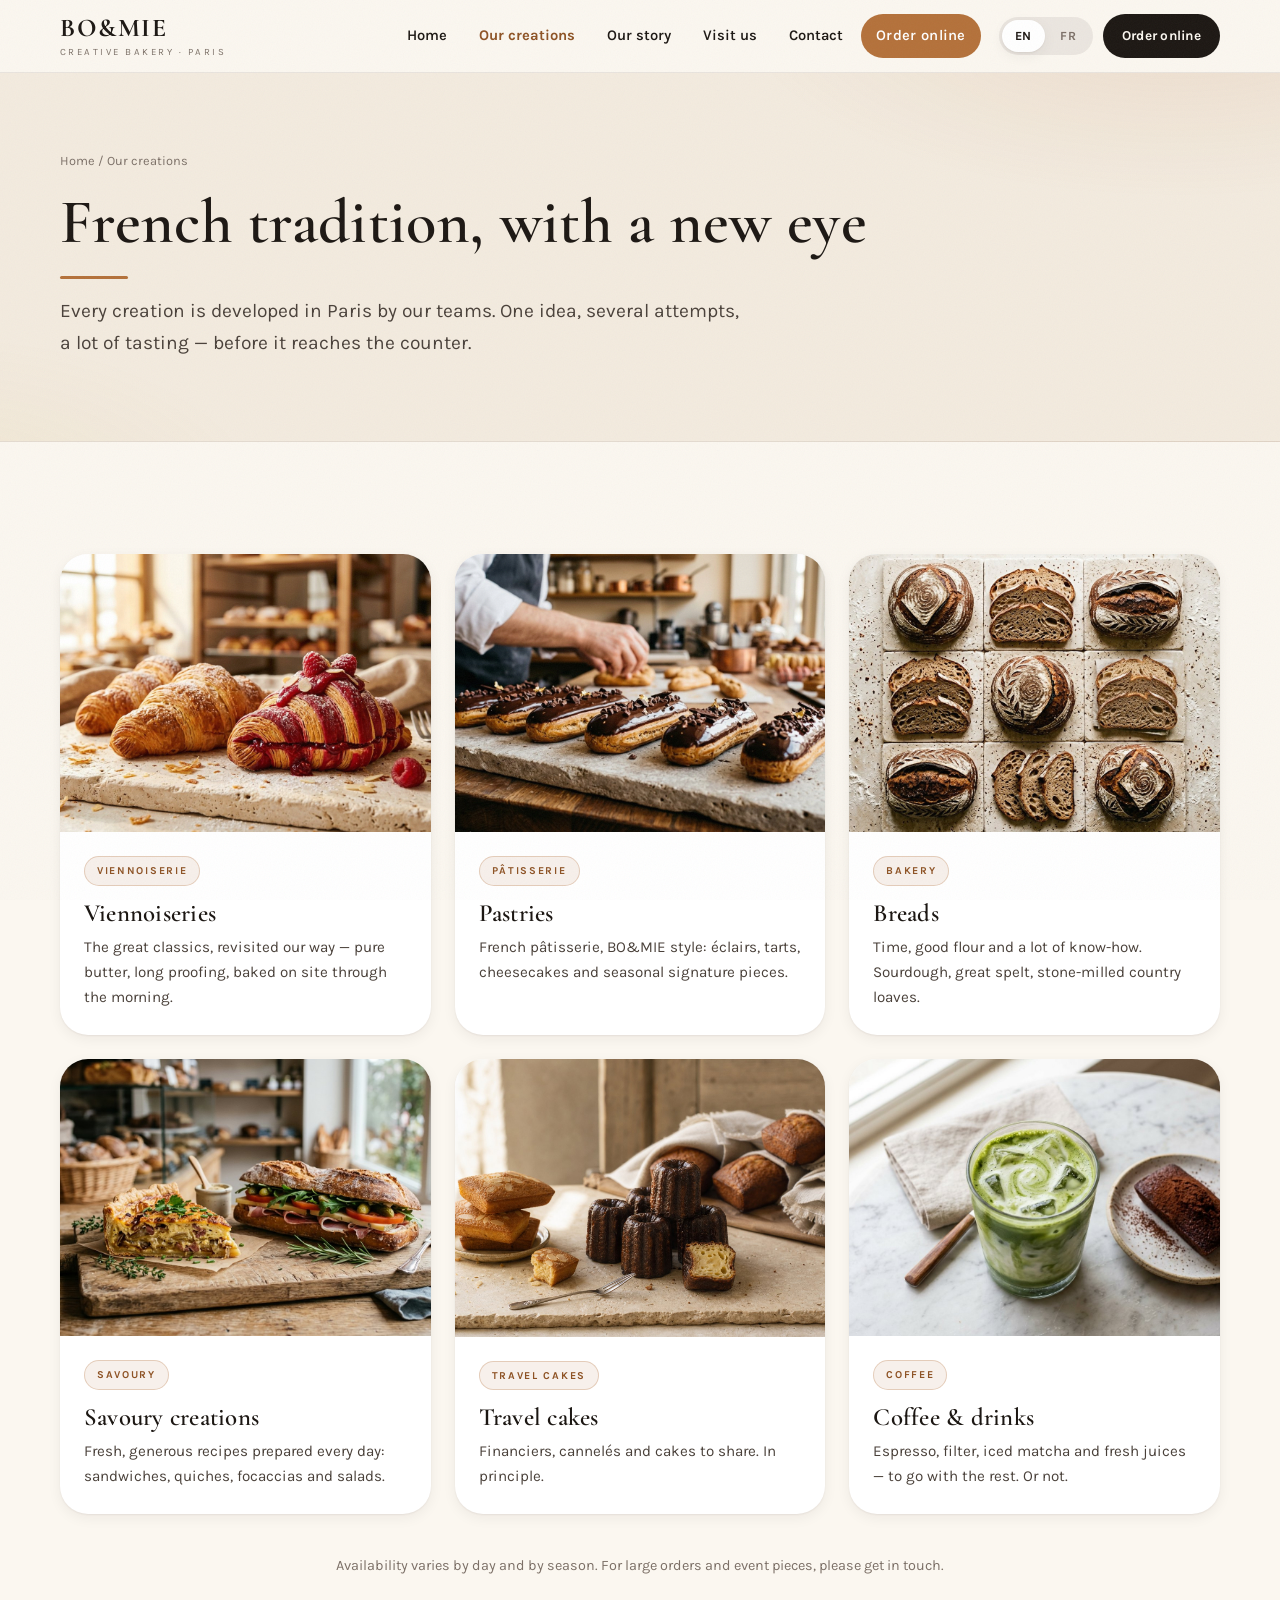
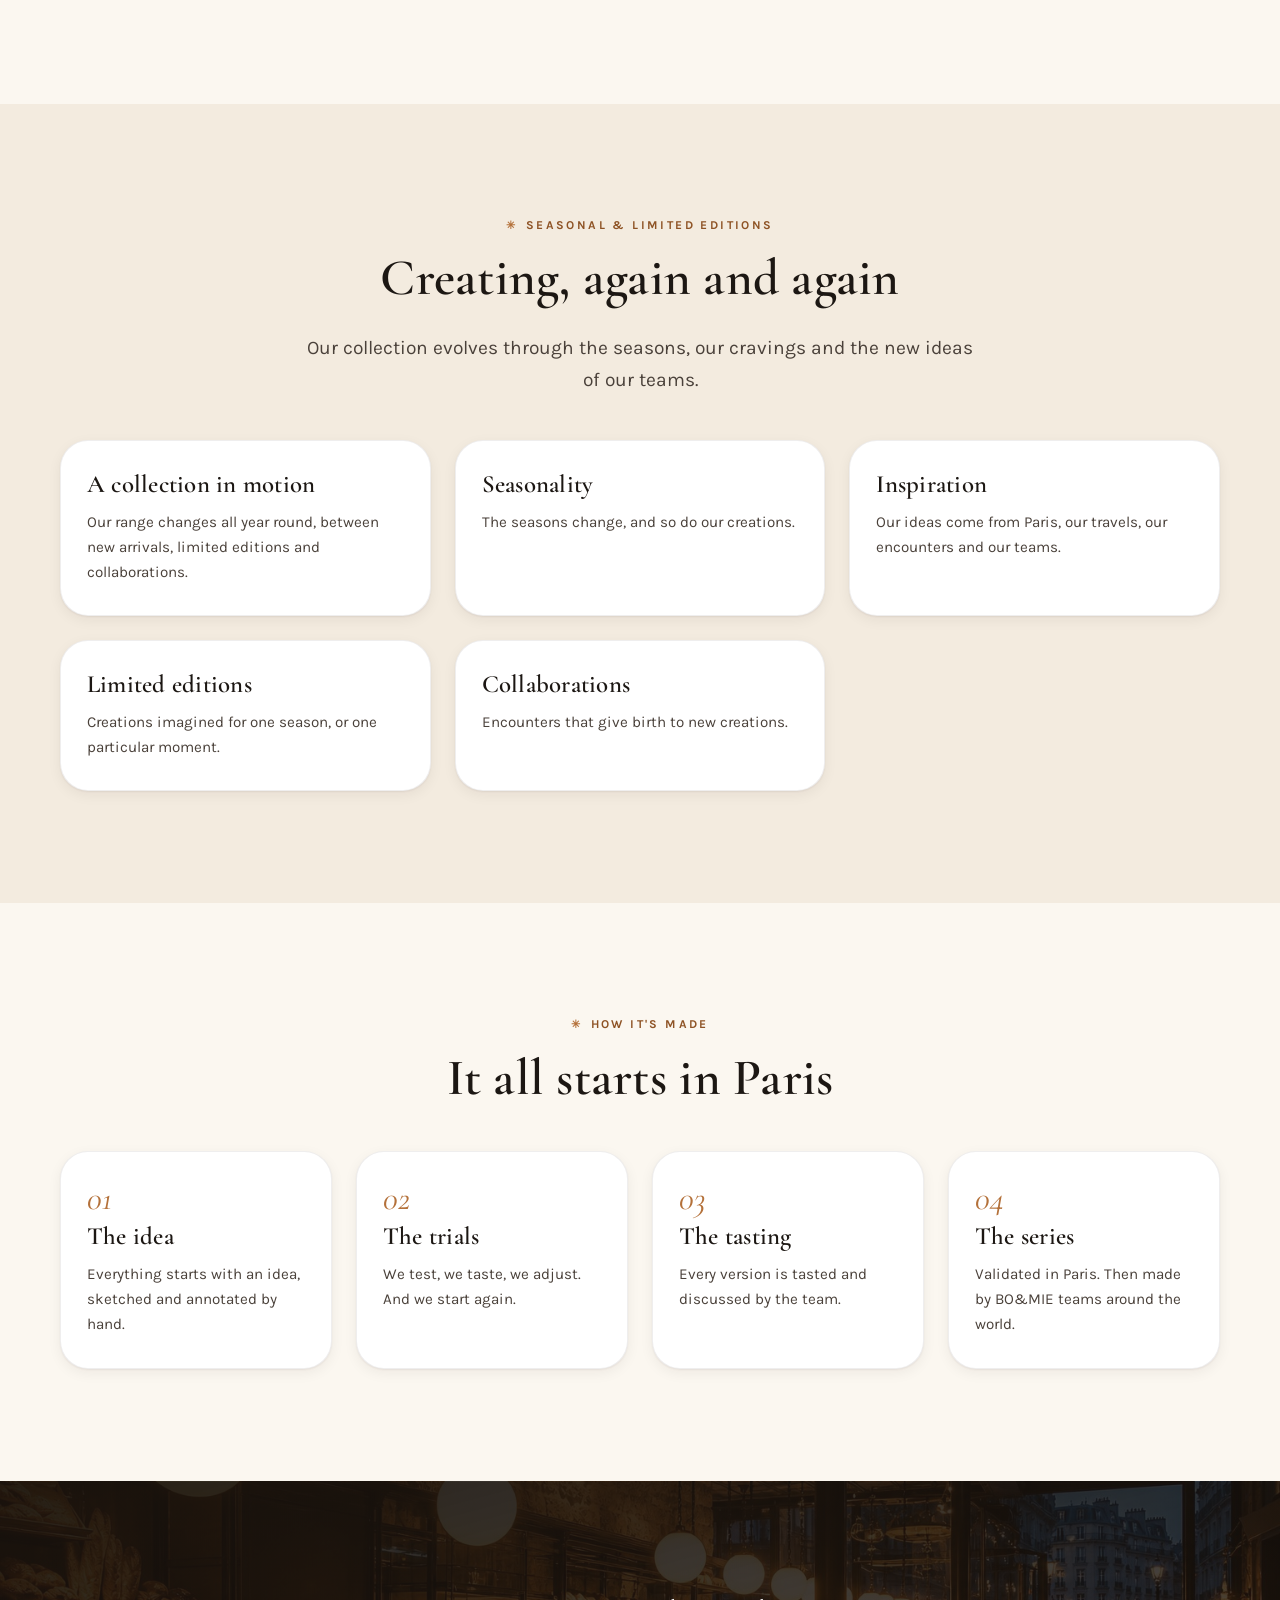
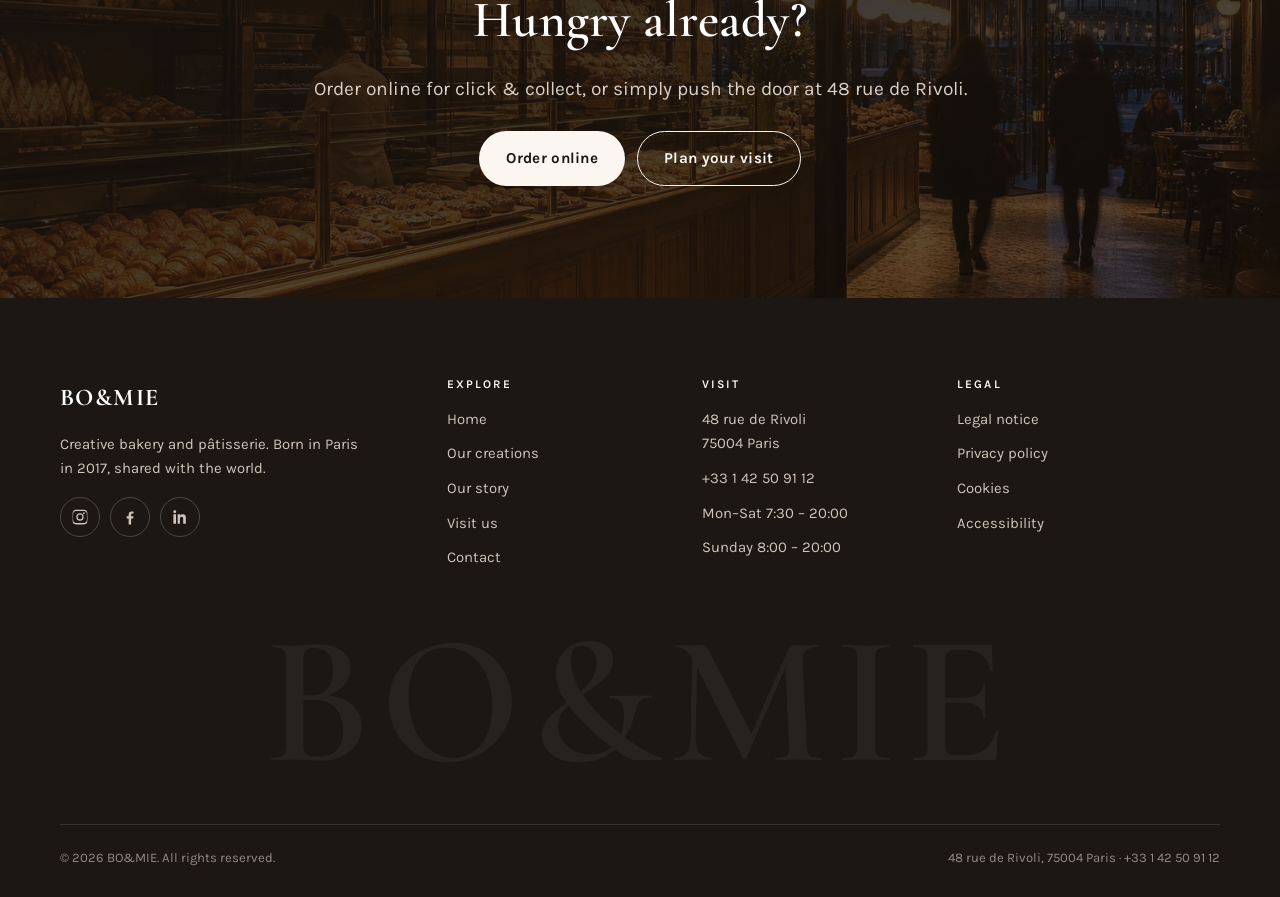
<file: creations.html>
<!DOCTYPE html>
<html lang="en">
<head>
<meta charset="utf-8">
<meta name="viewport" content="width=device-width, initial-scale=1, viewport-fit=cover">
<title>BO&amp;MIE H&ocirc;tel de Ville — Boulangerie créative, Paris 4e</title>
<meta name="description" content="Creative French bakery and pâtisserie at 48 rue de Rivoli, facing the Hôtel de Ville, Paris 4e.">
<meta name="theme-color" content="#FBF7F0">
<link rel="canonical" href="https://www.boetmie.com/creations.html">
<meta property="og:type" content="website">
<meta property="og:site_name" content="BO&amp;MIE Hôtel de Ville">
<meta property="og:title" content="BO&amp;MIE Hôtel de Ville — Creative bakery, Paris 4e">
<meta property="og:description" content="Breads, viennoiseries, pastries and coffee, baked fresh every day at 48 rue de Rivoli.">
<meta property="og:image" content="https://www.boetmie.com/assets/img/hero.jpg">
<meta name="twitter:card" content="summary_large_image">
<link rel="icon" href="assets/img/favicon.svg" type="image/svg+xml">
<link rel="apple-touch-icon" href="assets/img/favicon.svg">
<link rel="preconnect" href="https://fonts.googleapis.com">
<link rel="preconnect" href="https://fonts.gstatic.com" crossorigin>
<link href="https://fonts.googleapis.com/css2?family=Cormorant+Garamond:ital,wght@0,500;0,600;0,700;1,500;1,600&family=Karla:ital,wght@0,400;0,500;0,600;0,700;1,400&display=swap" rel="stylesheet">
<link rel="stylesheet" href="assets/css/style.css">
</head>
<body data-page="creations" data-title-key="meta.creations.title" data-desc-key="meta.creations.desc">
<a class="skip" href="#main" data-i18n="a11y.skip">Skip to content</a>
<header class="header">
  <div class="container header__inner">
    <a class="brand" href="index.html" aria-label="BO&amp;MIE Hôtel de Ville — home">
      <span class="brand__name">BO&amp;MIE</span>
      <span class="brand__sub" data-i18n="brand.sub">Creative bakery · Paris</span>
    </a>
    <nav class="nav" id="primary-nav" aria-label="Main">
      <a href="index.html" data-i18n="nav.home">Home</a>
      <a href="creations.html" aria-current="page" data-i18n="nav.creations">Our creations</a>
      <a href="about.html" data-i18n="nav.about">Our story</a>
      <a href="visit.html" data-i18n="nav.visit">Visit us</a>
      <a href="contact.html" data-i18n="nav.contact">Contact</a>
      <a class="btn btn--accent btn--sm" href="https://commande.boetmie.com/brand/boetmie" target="_blank" rel="noopener" data-i18n="nav.order">Order online</a>
    </nav>
    <div class="header__actions">
      <div class="lang" role="group" aria-label="Language" data-i18n-attr="aria-label:a11y.lang">
        <button type="button" data-lang="en" aria-pressed="false">EN</button>
        <button type="button" data-lang="fr" aria-pressed="false">FR</button>
      </div>
      <a class="btn btn--primary btn--sm btn--order" href="https://commande.boetmie.com/brand/boetmie" target="_blank" rel="noopener" data-i18n="nav.order">Order online</a>
      <button class="burger" type="button" aria-expanded="false" aria-controls="primary-nav" aria-label="Menu" data-i18n-attr="aria-label:nav.menu">
        <span></span><span></span><span></span>
      </button>
    </div>
  </div>
</header>
<main id="main">
<section class="pagehead">
  <div class="container">
    <p class="crumbs"><a href="index.html" data-i18n="nav.home">Home</a> / <span data-i18n="cr.crumb"></span></p>
    <h1 data-i18n="cr.h1"></h1>
    <p class="lead" data-i18n="cr.lead"></p>
  </div>
</section>

<section class="section">
  <div class="container">
    <div class="grid grid--3">
      <article class="card reveal">
        <div class="card__media"><img src="assets/img/viennoiserie.jpg" alt="" loading="lazy" width="800" height="600"></div>
        <div class="card__body">
          <span class="card__tag" data-i18n="cat.1.tag"></span>
          <h3 data-i18n="cat.1.t"></h3>
          <p data-i18n="cat.1.d"></p>
        </div>
      </article>
      <article class="card reveal">
        <div class="card__media"><img src="assets/img/patisserie.jpg" alt="" loading="lazy" width="800" height="600"></div>
        <div class="card__body">
          <span class="card__tag" data-i18n="cat.2.tag"></span>
          <h3 data-i18n="cat.2.t"></h3>
          <p data-i18n="cat.2.d"></p>
        </div>
      </article>
      <article class="card reveal">
        <div class="card__media"><img src="assets/img/bread.jpg" alt="" loading="lazy" width="800" height="600"></div>
        <div class="card__body">
          <span class="card__tag" data-i18n="cat.3.tag"></span>
          <h3 data-i18n="cat.3.t"></h3>
          <p data-i18n="cat.3.d"></p>
        </div>
      </article>
      <article class="card reveal">
        <div class="card__media"><img src="assets/img/savoury.jpg" alt="" loading="lazy" width="800" height="600"></div>
        <div class="card__body">
          <span class="card__tag" data-i18n="cat.4.tag"></span>
          <h3 data-i18n="cat.4.t"></h3>
          <p data-i18n="cat.4.d"></p>
        </div>
      </article>
      <article class="card reveal">
        <div class="card__media"><img src="assets/img/travel.jpg" alt="" loading="lazy" width="800" height="600"></div>
        <div class="card__body">
          <span class="card__tag" data-i18n="cat.5.tag"></span>
          <h3 data-i18n="cat.5.t"></h3>
          <p data-i18n="cat.5.d"></p>
        </div>
      </article>
      <article class="card reveal">
        <div class="card__media"><img src="assets/img/coffee.jpg" alt="" loading="lazy" width="800" height="600"></div>
        <div class="card__body">
          <span class="card__tag" data-i18n="cat.6.tag"></span>
          <h3 data-i18n="cat.6.t"></h3>
          <p data-i18n="cat.6.d"></p>
        </div>
      </article>
    </div>
    <p class="muted center" style="margin-top:40px;font-size:.9rem" data-i18n="cr.note"></p>
  </div>
</section>

<section class="section section--cream2">
  <div class="container">
    <div class="center" style="margin-bottom:44px">
      <span class="eyebrow" data-i18n="cr.season.eyebrow"></span>
      <h2 data-i18n="cr.season.h2"></h2>
      <p class="lead" data-i18n="cr.season.lead"></p>
    </div>
    <div class="grid grid--3">
      <div class="value reveal">
        <h3 data-i18n="cr.s1.t"></h3>
        <p data-i18n="cr.s1.d"></p>
      </div>
      <div class="value reveal">
        <h3 data-i18n="cr.s2.t"></h3>
        <p data-i18n="cr.s2.d"></p>
      </div>
      <div class="value reveal">
        <h3 data-i18n="cr.s3.t"></h3>
        <p data-i18n="cr.s3.d"></p>
      </div>
      <div class="value reveal">
        <h3 data-i18n="cr.s4.t"></h3>
        <p data-i18n="cr.s4.d"></p>
      </div>
      <div class="value reveal">
        <h3 data-i18n="cr.s5.t"></h3>
        <p data-i18n="cr.s5.d"></p>
      </div>
    </div>
  </div>
</section>

<section class="section">
  <div class="container">
    <div class="center" style="margin-bottom:44px">
      <span class="eyebrow" data-i18n="cr.proc.eyebrow"></span>
      <h2 data-i18n="cr.proc.h2"></h2>
    </div>
    <div class="grid grid--4">
      <div class="value reveal">
        <div class="value__num">01</div>
        <h3 data-i18n="cr.p1.t"></h3>
        <p data-i18n="cr.p1.d"></p>
      </div>
      <div class="value reveal">
        <div class="value__num">02</div>
        <h3 data-i18n="cr.p2.t"></h3>
        <p data-i18n="cr.p2.d"></p>
      </div>
      <div class="value reveal">
        <div class="value__num">03</div>
        <h3 data-i18n="cr.p3.t"></h3>
        <p data-i18n="cr.p3.d"></p>
      </div>
      <div class="value reveal">
        <div class="value__num">04</div>
        <h3 data-i18n="cr.p4.t"></h3>
        <p data-i18n="cr.p4.d"></p>
      </div>
    </div>
  </div>
</section>

<section class="section section--ink has-photo">
  <div class="container center">
    <h2 data-i18n="band.h2">Hungry already?</h2>
    <p class="lead" data-i18n="band.p">Order online, or push the door at 48 rue de Rivoli.</p>
    <div class="btn-row" style="margin-top:26px">
      <a class="btn btn--light" href="https://commande.boetmie.com/brand/boetmie" target="_blank" rel="noopener" data-i18n="band.cta1">Order online</a>
      <a class="btn btn--ghost" href="visit.html" data-i18n="band.cta2">Plan your visit</a>
    </div>
  </div>
</section>

</main>
<script type="application/ld+json">
{
  "@context": "https://schema.org",
  "@type": "Bakery",
  "name": "BO&MIE H\u00f4tel de Ville",
  "image": "https://www.boetmie.com/assets/img/shop.jpg",
  "url": "https://www.boetmie.com/",
  "telephone": "+33 1 42 50 91 12",
  "priceRange": "€€",
  "address": {
    "@type": "PostalAddress",
    "streetAddress": "48 rue de Rivoli",
    "addressLocality": "Paris",
    "postalCode": "75004",
    "addressCountry": "FR"
  },
  "geo": { "@type": "GeoCoordinates", "latitude": 48.857, "longitude": 2.3515 },
  "aggregateRating": { "@type": "AggregateRating", "ratingValue": "4.4", "reviewCount": "1102" },
  "openingHoursSpecification": [
    { "@type": "OpeningHoursSpecification", "dayOfWeek": ["Monday","Tuesday","Wednesday","Thursday","Friday","Saturday"], "opens": "07:30", "closes": "20:00" },
    { "@type": "OpeningHoursSpecification", "dayOfWeek": "Sunday", "opens": "08:00", "closes": "20:00" }
  ]
}
</script>
<footer class="footer">
  <div class="container">
    <div class="footer__grid">
      <div>
        <span class="brand__name" style="font-size:1.5rem">BO&amp;MIE</span>
        <p style="margin-top:14px;max-width:34ch;font-size:.93rem" data-i18n="ft.tag">Creative bakery and pâtisserie.</p>
        <div class="social">
          <a href="https://www.instagram.com/boetmie/" target="_blank" rel="noopener" aria-label="Instagram">
            <svg viewBox="0 0 24 24" aria-hidden="true"><path d="M12 2.2c3.2 0 3.6 0 4.9.07 1.2.06 1.8.25 2.2.42.6.22 1 .48 1.4.9.4.4.7.8.9 1.4.2.4.4 1 .4 2.2.1 1.3.1 1.7.1 4.9s0 3.6-.1 4.9c0 1.2-.2 1.8-.4 2.2-.2.6-.5 1-.9 1.4-.4.4-.8.7-1.4.9-.4.2-1 .4-2.2.4-1.3.1-1.7.1-4.9.1s-3.6 0-4.9-.1c-1.2 0-1.8-.2-2.2-.4-.6-.2-1-.5-1.4-.9-.4-.4-.7-.8-.9-1.4-.2-.4-.4-1-.4-2.2C2.2 15.6 2.2 15.2 2.2 12s0-3.6.1-4.9c0-1.2.2-1.8.4-2.2.2-.6.5-1 .9-1.4.4-.4.8-.7 1.4-.9.4-.2 1-.4 2.2-.4C8.4 2.2 8.8 2.2 12 2.2Zm0 1.8c-3.1 0-3.5 0-4.7.07-1.1.05-1.7.24-2.1.4-.5.2-.9.44-1.2.77-.3.3-.6.7-.8 1.2-.2.4-.3 1-.4 2.1C2.7 9.7 2.7 10.1 2.7 12s0 2.3.1 3.5c0 1.1.2 1.7.4 2.1.2.5.4.9.8 1.2.3.3.7.6 1.2.8.4.2 1 .3 2.1.4 1.2.05 1.6.07 4.7.07s3.5 0 4.7-.07c1.1 0 1.7-.2 2.1-.4.5-.2.9-.4 1.2-.8.3-.3.6-.7.8-1.2.2-.4.3-1 .4-2.1.05-1.2.07-1.6.07-3.5s0-2.3-.07-3.5c0-1.1-.2-1.7-.4-2.1-.2-.5-.4-.9-.8-1.2-.3-.3-.7-.6-1.2-.8-.4-.2-1-.3-2.1-.4C15.5 4 15.1 4 12 4Zm0 3.1a4.9 4.9 0 1 1 0 9.8 4.9 4.9 0 0 1 0-9.8Zm0 8.1a3.2 3.2 0 1 0 0-6.4 3.2 3.2 0 0 0 0 6.4Zm6.3-8.3a1.15 1.15 0 1 1-2.3 0 1.15 1.15 0 0 1 2.3 0Z"/></svg>
          </a>
          <a href="https://www.facebook.com/boetmie/" target="_blank" rel="noopener" aria-label="Facebook">
            <svg viewBox="0 0 24 24" aria-hidden="true"><path d="M13.5 22v-8h2.7l.4-3.1h-3.1V8.9c0-.9.25-1.5 1.55-1.5h1.65V4.6c-.3 0-1.3-.1-2.45-.1-2.4 0-4.05 1.5-4.05 4.2v2.2H7.5V14h2.7v8h3.3Z"/></svg>
          </a>
          <a href="https://www.linkedin.com/company/boetmie/" target="_blank" rel="noopener" aria-label="LinkedIn">
            <svg viewBox="0 0 24 24" aria-hidden="true"><path d="M6.94 5a1.94 1.94 0 1 1-3.88 0 1.94 1.94 0 0 1 3.88 0ZM3.2 8.4h3.5V21H3.2V8.4Zm5.7 0h3.35v1.72h.05c.47-.85 1.6-1.75 3.3-1.75 3.53 0 4.18 2.2 4.18 5.07V21h-3.5v-6.05c0-1.45-.03-3.3-2.05-3.3-2.05 0-2.36 1.57-2.36 3.2V21H8.9V8.4Z"/></svg>
          </a>
        </div>
      </div>
      <div>
        <h4 data-i18n="ft.explore">Explore</h4>
        <ul>
          <li><a href="index.html" data-i18n="nav.home">Home</a></li>
          <li><a href="creations.html" data-i18n="nav.creations">Our creations</a></li>
          <li><a href="about.html" data-i18n="nav.about">Our story</a></li>
          <li><a href="visit.html" data-i18n="nav.visit">Visit us</a></li>
          <li><a href="contact.html" data-i18n="nav.contact">Contact</a></li>
        </ul>
      </div>
      <div>
        <h4 data-i18n="ft.visit">Visit</h4>
        <ul>
          <li><a href="https://www.google.com/maps/search/?api=1&query=BO%26MIE%20H%C3%B4tel%20de%20Ville%2C%2048%20rue%20de%20Rivoli%2C%2075004%20Paris&query_place_id=ChIJd_vVDW5v5kcRFEWfGnHyacI" target="_blank" rel="noopener">48 rue de Rivoli<br>75004 Paris</a></li>
          <li><a href="tel:+33142509112">+33 1 42 50 91 12</a></li>
          <li data-i18n="ft.hours">Mon–Sat 7:30 – 20:00</li>
          <li data-i18n="ft.hours2">Sunday 8:00 – 20:00</li>
        </ul>
      </div>
      <div>
        <h4 data-i18n="ft.legal">Legal</h4>
        <ul>
          <li><a href="#" data-i18n="ft.l1">Legal notice</a></li>
          <li><a href="#" data-i18n="ft.l2">Privacy policy</a></li>
          <li><a href="#" data-i18n="ft.l3">Cookies</a></li>
          <li><a href="#" data-i18n="ft.l4">Accessibility</a></li>
        </ul>
      </div>
    </div>
    <div class="footer__word" aria-hidden="true">BO&amp;MIE</div>
    <div class="footer__bottom">
      <span>© <span data-year>2026</span> BO&amp;MIE. <span data-i18n="ft.rights">All rights reserved.</span></span>
      <span data-i18n="ft.made">48 rue de Rivoli, 75004 Paris</span>
    </div>
  </div>
</footer>
<script src="assets/js/i18n.js"></script>
<script src="assets/js/main.js" defer></script>
</body>
</html>
</file>
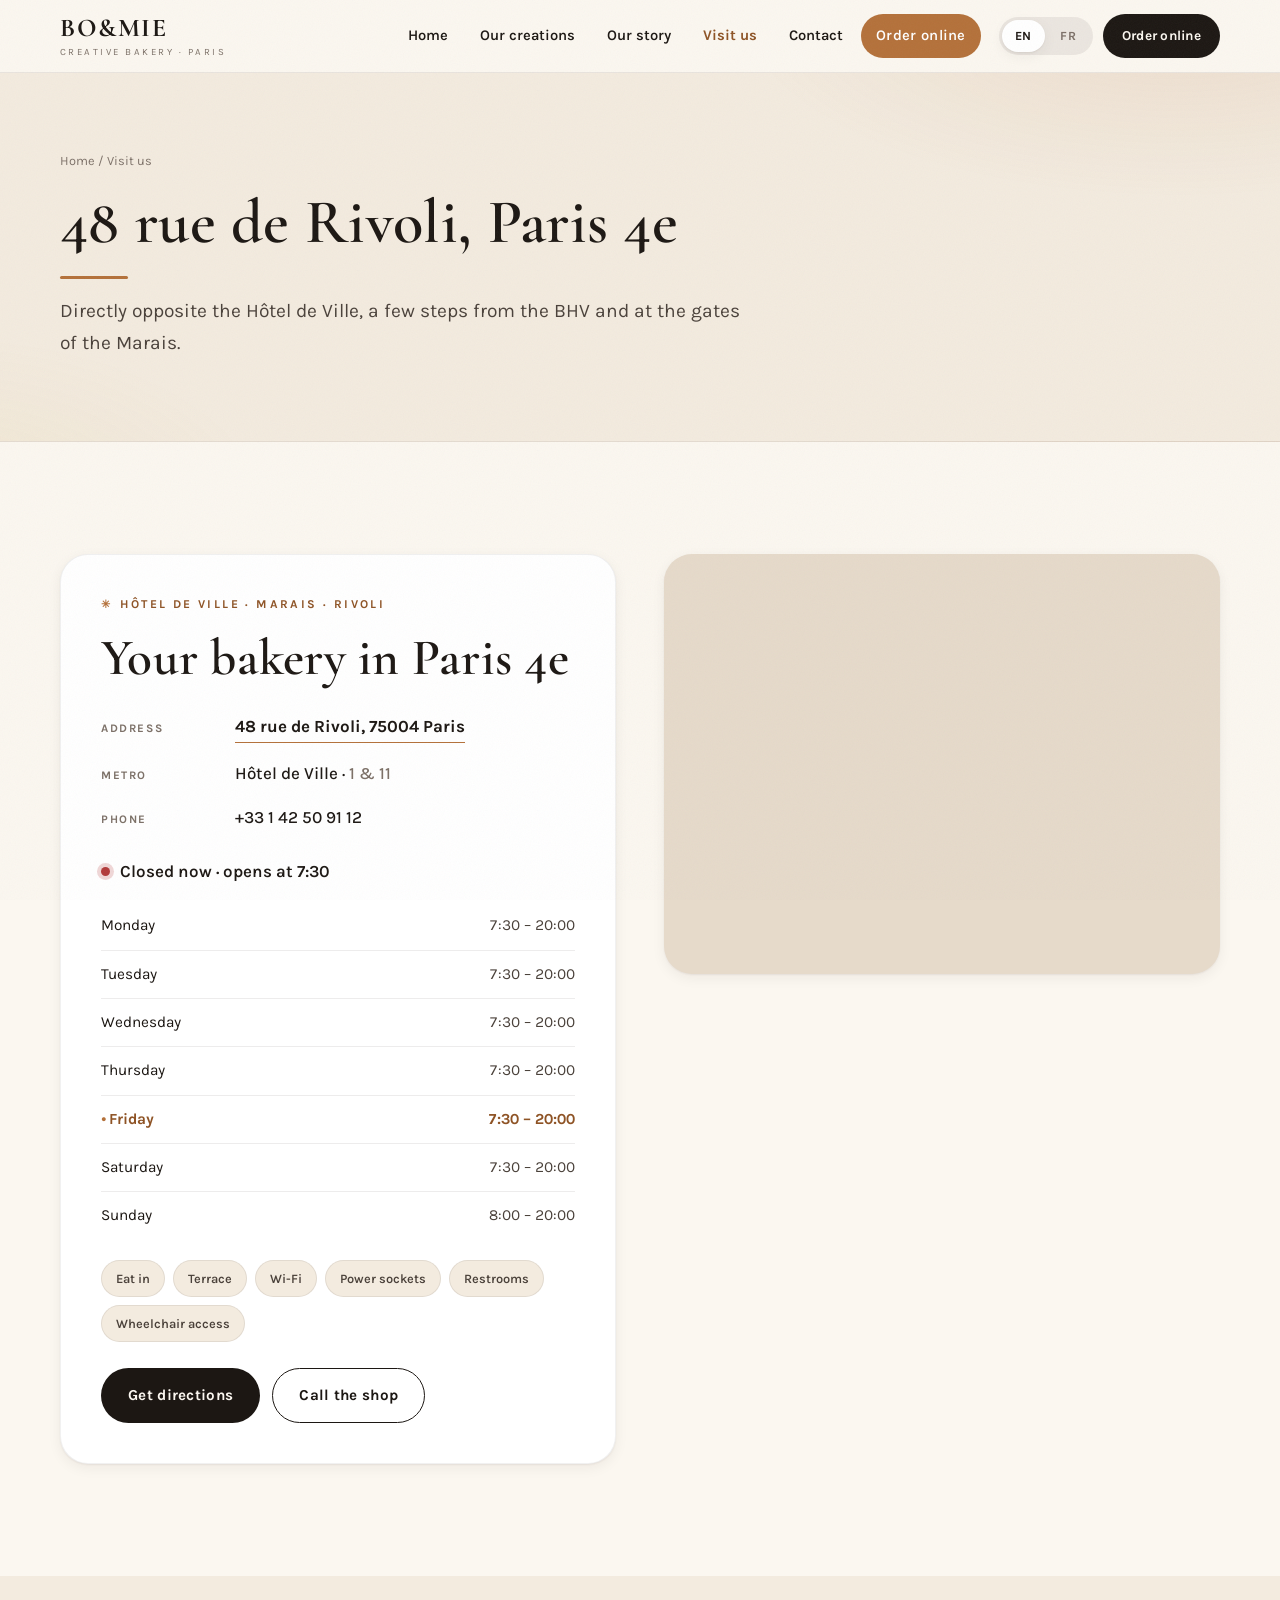
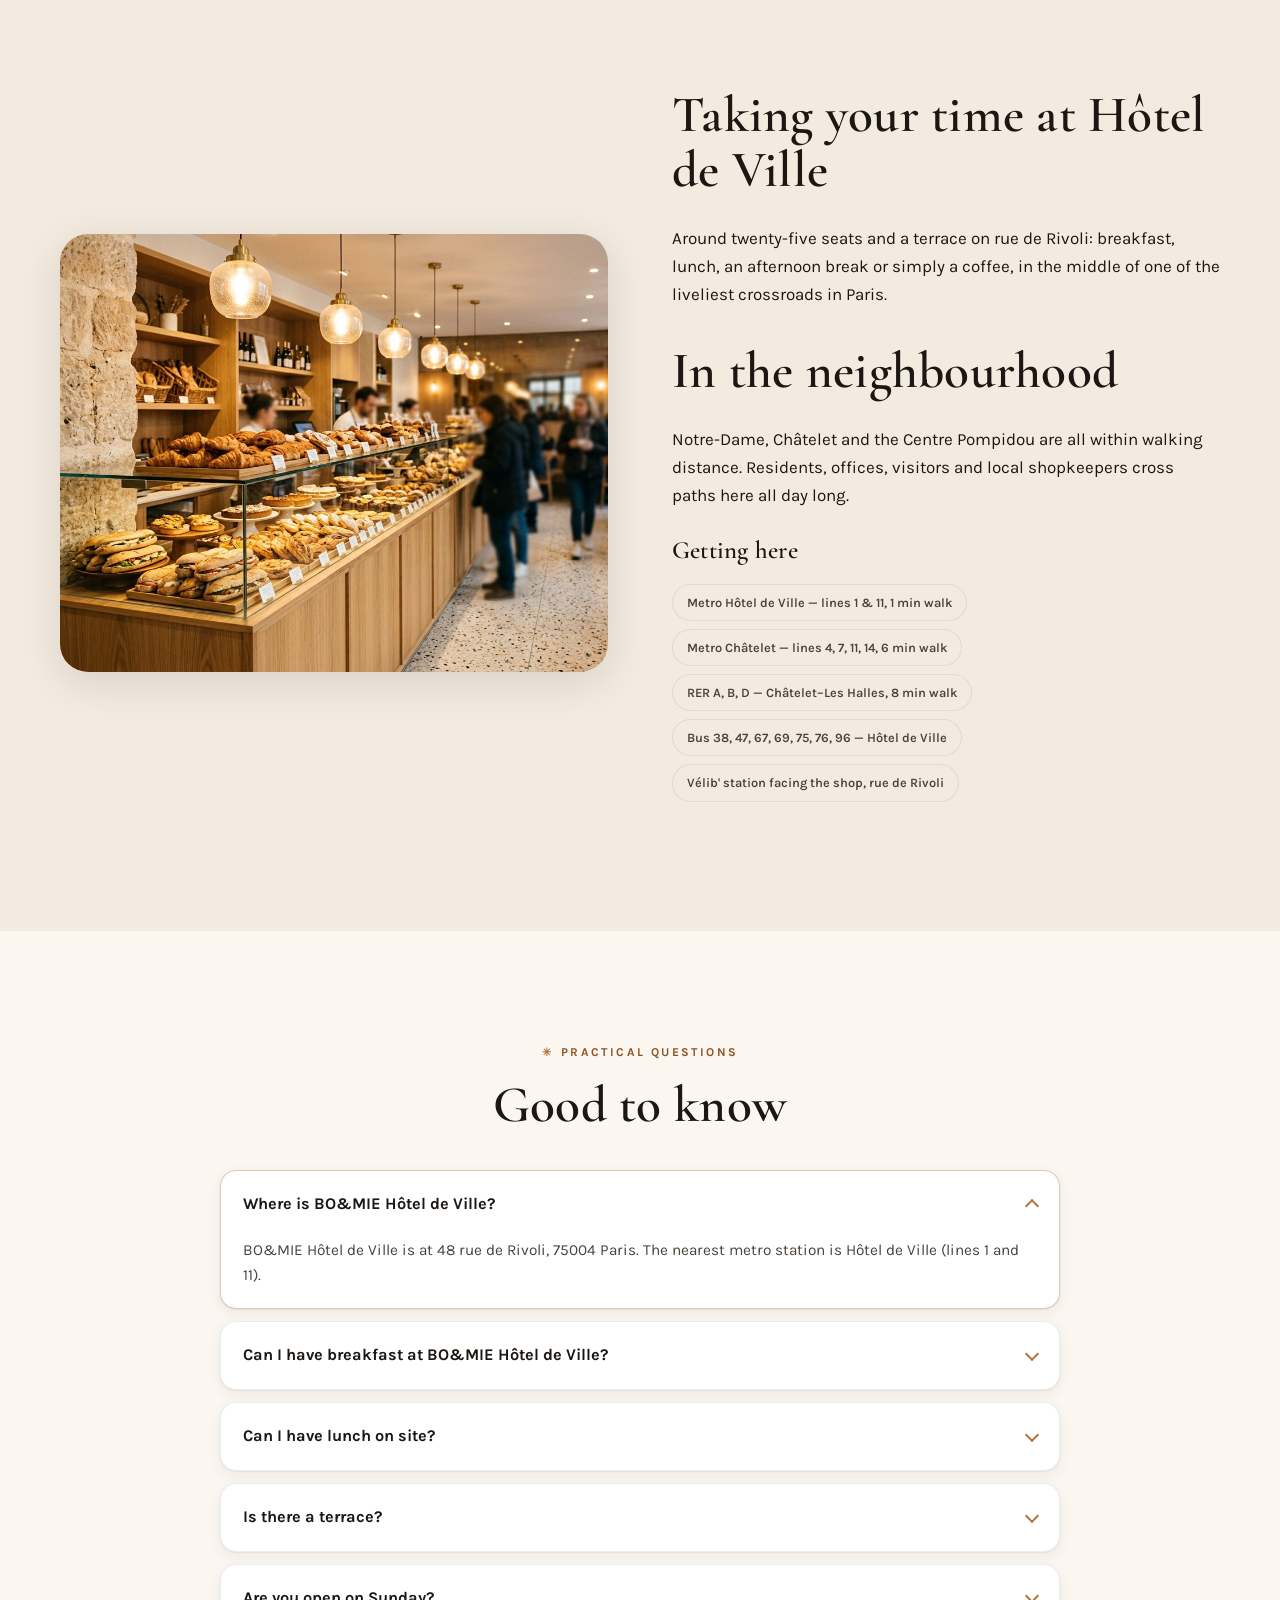
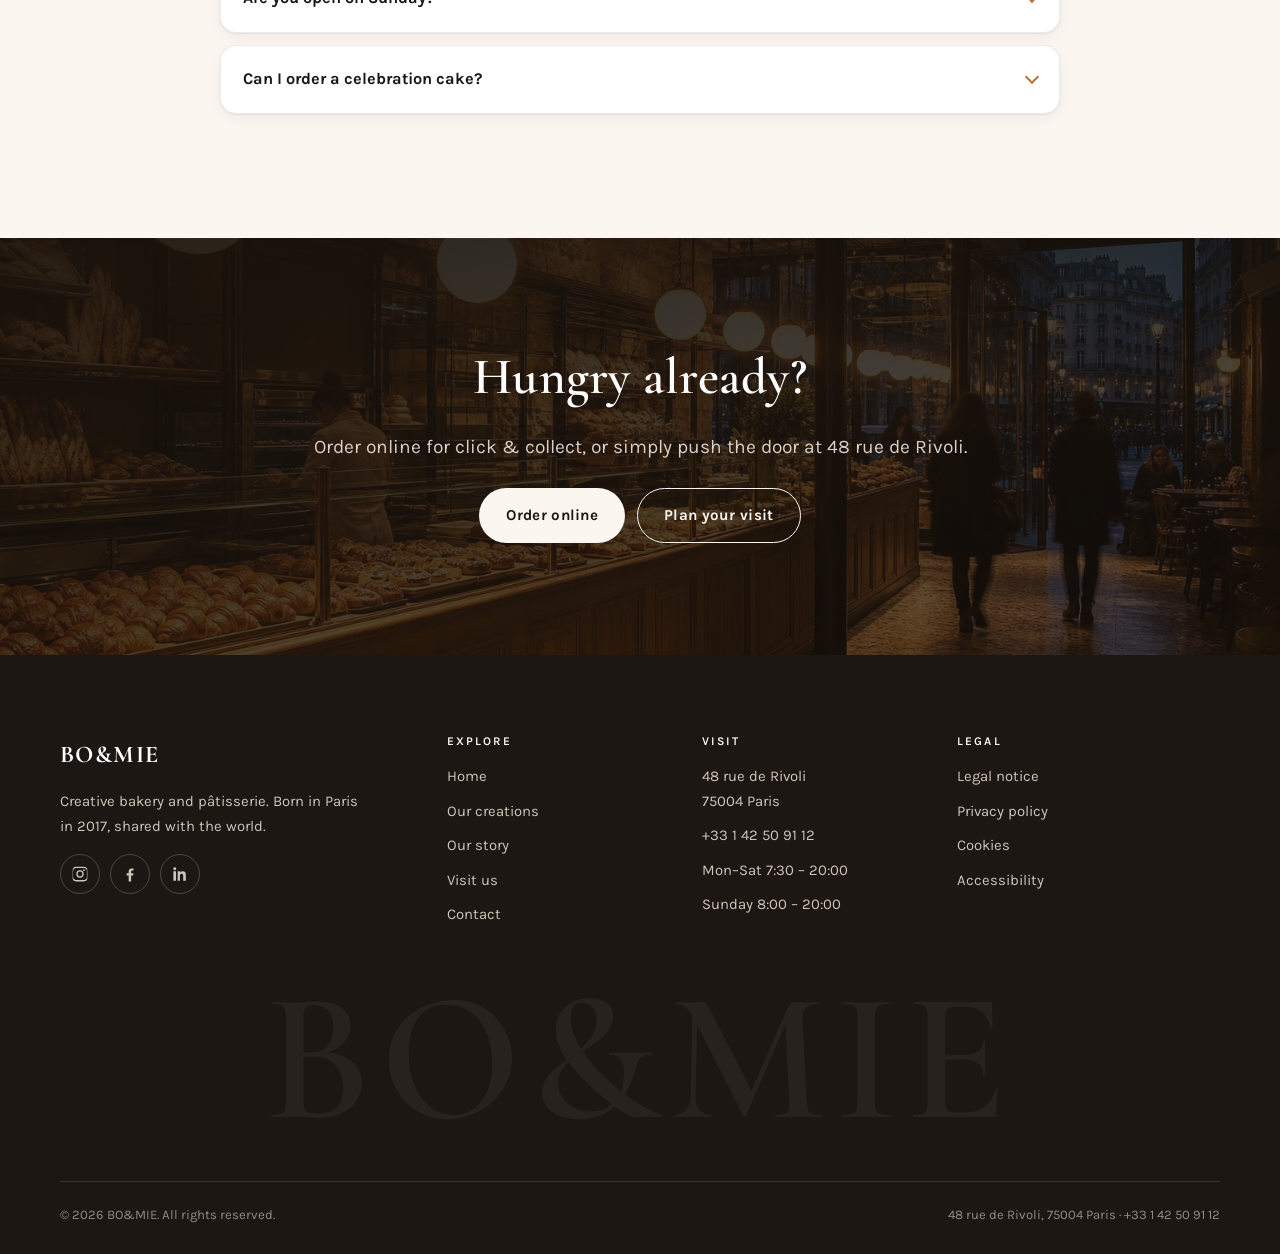
<file: visit.html>
<!DOCTYPE html>
<html lang="en">
<head>
<meta charset="utf-8">
<meta name="viewport" content="width=device-width, initial-scale=1, viewport-fit=cover">
<title>BO&amp;MIE H&ocirc;tel de Ville — Boulangerie créative, Paris 4e</title>
<meta name="description" content="Creative French bakery and pâtisserie at 48 rue de Rivoli, facing the Hôtel de Ville, Paris 4e.">
<meta name="theme-color" content="#FBF7F0">
<link rel="canonical" href="https://www.boetmie.com/visit.html">
<meta property="og:type" content="website">
<meta property="og:site_name" content="BO&amp;MIE Hôtel de Ville">
<meta property="og:title" content="BO&amp;MIE Hôtel de Ville — Creative bakery, Paris 4e">
<meta property="og:description" content="Breads, viennoiseries, pastries and coffee, baked fresh every day at 48 rue de Rivoli.">
<meta property="og:image" content="https://www.boetmie.com/assets/img/hero.jpg">
<meta name="twitter:card" content="summary_large_image">
<link rel="icon" href="assets/img/favicon.svg" type="image/svg+xml">
<link rel="apple-touch-icon" href="assets/img/favicon.svg">
<link rel="preconnect" href="https://fonts.googleapis.com">
<link rel="preconnect" href="https://fonts.gstatic.com" crossorigin>
<link href="https://fonts.googleapis.com/css2?family=Cormorant+Garamond:ital,wght@0,500;0,600;0,700;1,500;1,600&family=Karla:ital,wght@0,400;0,500;0,600;0,700;1,400&display=swap" rel="stylesheet">
<link rel="stylesheet" href="assets/css/style.css">
</head>
<body data-page="visit" data-title-key="meta.visit.title" data-desc-key="meta.visit.desc">
<a class="skip" href="#main" data-i18n="a11y.skip">Skip to content</a>
<header class="header">
  <div class="container header__inner">
    <a class="brand" href="index.html" aria-label="BO&amp;MIE Hôtel de Ville — home">
      <span class="brand__name">BO&amp;MIE</span>
      <span class="brand__sub" data-i18n="brand.sub">Creative bakery · Paris</span>
    </a>
    <nav class="nav" id="primary-nav" aria-label="Main">
      <a href="index.html" data-i18n="nav.home">Home</a>
      <a href="creations.html" data-i18n="nav.creations">Our creations</a>
      <a href="about.html" data-i18n="nav.about">Our story</a>
      <a href="visit.html" aria-current="page" data-i18n="nav.visit">Visit us</a>
      <a href="contact.html" data-i18n="nav.contact">Contact</a>
      <a class="btn btn--accent btn--sm" href="https://commande.boetmie.com/brand/boetmie" target="_blank" rel="noopener" data-i18n="nav.order">Order online</a>
    </nav>
    <div class="header__actions">
      <div class="lang" role="group" aria-label="Language" data-i18n-attr="aria-label:a11y.lang">
        <button type="button" data-lang="en" aria-pressed="false">EN</button>
        <button type="button" data-lang="fr" aria-pressed="false">FR</button>
      </div>
      <a class="btn btn--primary btn--sm btn--order" href="https://commande.boetmie.com/brand/boetmie" target="_blank" rel="noopener" data-i18n="nav.order">Order online</a>
      <button class="burger" type="button" aria-expanded="false" aria-controls="primary-nav" aria-label="Menu" data-i18n-attr="aria-label:nav.menu">
        <span></span><span></span><span></span>
      </button>
    </div>
  </div>
</header>
<main id="main">
<section class="pagehead">
  <div class="container">
    <p class="crumbs"><a href="index.html" data-i18n="nav.home">Home</a> / <span data-i18n="vi.crumb"></span></p>
    <h1 data-i18n="vi.h1"></h1>
    <p class="lead" data-i18n="vi.lead"></p>
  </div>
</section>

<section class="section">
  <div class="container info-grid">
    <div class="panel reveal">
  <span class="eyebrow" data-i18n="info.eyebrow">Hôtel de Ville · Marais · Rivoli</span>
  <h2 data-i18n="info.h2">Your bakery in Paris 4e</h2>
  <div class="dl">
    <div class="dl__row"><span class="dl__k" data-i18n="info.address">Address</span>
      <span class="dl__v"><a class="link-arrow" href="https://www.google.com/maps/search/?api=1&query=BO%26MIE%20H%C3%B4tel%20de%20Ville%2C%2048%20rue%20de%20Rivoli%2C%2075004%20Paris&query_place_id=ChIJd_vVDW5v5kcRFEWfGnHyacI" target="_blank" rel="noopener">48 rue de Rivoli, 75004 Paris</a></span></div>
    <div class="dl__row"><span class="dl__k" data-i18n="info.metro">Metro</span>
      <span class="dl__v">Hôtel de Ville · <span class="muted">1 &amp; 11</span></span></div>
    <div class="dl__row"><span class="dl__k" data-i18n="info.phone">Phone</span>
      <span class="dl__v"><a href="tel:+33142509112">+33 1 42 50 91 12</a></span></div>
  </div>
  <p style="display:flex;align-items:center;gap:10px;font-weight:600">
    <span class="dot" data-hours-dot></span><span data-hours-status>Open now</span>
  </p>
  <table class="hours">
  <tbody>
    <tr data-dow="1"><td data-i18n="day.mon">mon</td><td>7:30 – 20:00</td></tr>
    <tr data-dow="2"><td data-i18n="day.tue">tue</td><td>7:30 – 20:00</td></tr>
    <tr data-dow="3"><td data-i18n="day.wed">wed</td><td>7:30 – 20:00</td></tr>
    <tr data-dow="4"><td data-i18n="day.thu">thu</td><td>7:30 – 20:00</td></tr>
    <tr data-dow="5"><td data-i18n="day.fri">fri</td><td>7:30 – 20:00</td></tr>
    <tr data-dow="6"><td data-i18n="day.sat">sat</td><td>7:30 – 20:00</td></tr>
    <tr data-dow="0"><td data-i18n="day.sun">sun</td><td>8:00 – 20:00</td></tr>
  </tbody>
</table>
  <ul class="chips">
    <li data-i18n="info.f1">Eat in</li><li data-i18n="info.f2">Terrace</li><li data-i18n="info.f3">Wi-Fi</li>
    <li data-i18n="info.f4">Sockets</li><li data-i18n="info.f5">Restrooms</li><li data-i18n="info.f6">Wheelchair access</li>
  </ul>
  <div class="btn-row" style="margin-top:26px">
    <a class="btn btn--primary" href="https://www.google.com/maps/search/?api=1&query=BO%26MIE%20H%C3%B4tel%20de%20Ville%2C%2048%20rue%20de%20Rivoli%2C%2075004%20Paris&query_place_id=ChIJd_vVDW5v5kcRFEWfGnHyacI" target="_blank" rel="noopener" data-i18n="info.dir">Get directions</a>
    <a class="btn btn--ghost" href="tel:+33142509112" data-i18n="info.call">Call the shop</a>
  </div>
</div>
    <div class="map-wrap reveal">
  <iframe title="Map" data-i18n-attr="title:map.title" loading="lazy" allowfullscreen referrerpolicy="no-referrer-when-downgrade"
    src="https://www.openstreetmap.org/export/embed.html?bbox=2.3435%2C48.8535%2C2.3595%2C48.8605&amp;layer=mapnik&amp;marker=48.8570%2C2.3515"></iframe>
</div>
  </div>
</section>

<section class="section section--cream2">
  <div class="container split">
    <figure class="split__media reveal" style="margin:0"><img src="assets/img/shop.jpg" alt="" loading="lazy" width="1000" height="800"></figure>
    <div class="reveal">
      <h2 data-i18n="vi.around.h2"></h2>
      <p data-i18n="vi.around.p"></p>
      <h2 style="margin-top:36px" data-i18n="vi.near.h2"></h2>
      <p data-i18n="vi.near.p"></p>
      <h3 style="margin-top:28px" data-i18n="vi.transit.h3"></h3>
      <ul class="chips" style="flex-direction:column;align-items:flex-start">
      <li data-i18n="vi.t1"></li>
      <li data-i18n="vi.t2"></li>
      <li data-i18n="vi.t3"></li>
      <li data-i18n="vi.t4"></li>
      <li data-i18n="vi.t5"></li>
      </ul>
    </div>
  </div>
</section>

<section class="section">
  <div class="container">
    <div class="center" style="margin-bottom:36px">
      <span class="eyebrow" data-i18n="faq.eyebrow"></span>
      <h2 data-i18n="faq.h2"></h2>
    </div>
    <div class="faq">
    <details open>
      <summary data-i18n="faq.q1"></summary>
      <p data-i18n="faq.a1"></p>
    </details>
    <details>
      <summary data-i18n="faq.q2"></summary>
      <p data-i18n="faq.a2"></p>
    </details>
    <details>
      <summary data-i18n="faq.q3"></summary>
      <p data-i18n="faq.a3"></p>
    </details>
    <details>
      <summary data-i18n="faq.q4"></summary>
      <p data-i18n="faq.a4"></p>
    </details>
    <details>
      <summary data-i18n="faq.q5"></summary>
      <p data-i18n="faq.a5"></p>
    </details>
    <details>
      <summary data-i18n="faq.q6"></summary>
      <p data-i18n="faq.a6"></p>
    </details>
    </div>
  </div>
</section>

<section class="section section--ink has-photo">
  <div class="container center">
    <h2 data-i18n="band.h2">Hungry already?</h2>
    <p class="lead" data-i18n="band.p">Order online, or push the door at 48 rue de Rivoli.</p>
    <div class="btn-row" style="margin-top:26px">
      <a class="btn btn--light" href="https://commande.boetmie.com/brand/boetmie" target="_blank" rel="noopener" data-i18n="band.cta1">Order online</a>
      <a class="btn btn--ghost" href="visit.html" data-i18n="band.cta2">Plan your visit</a>
    </div>
  </div>
</section>

</main>
<script type="application/ld+json">
{
  "@context": "https://schema.org",
  "@type": "Bakery",
  "name": "BO&MIE H\u00f4tel de Ville",
  "image": "https://www.boetmie.com/assets/img/shop.jpg",
  "url": "https://www.boetmie.com/",
  "telephone": "+33 1 42 50 91 12",
  "priceRange": "€€",
  "address": {
    "@type": "PostalAddress",
    "streetAddress": "48 rue de Rivoli",
    "addressLocality": "Paris",
    "postalCode": "75004",
    "addressCountry": "FR"
  },
  "geo": { "@type": "GeoCoordinates", "latitude": 48.857, "longitude": 2.3515 },
  "aggregateRating": { "@type": "AggregateRating", "ratingValue": "4.4", "reviewCount": "1102" },
  "openingHoursSpecification": [
    { "@type": "OpeningHoursSpecification", "dayOfWeek": ["Monday","Tuesday","Wednesday","Thursday","Friday","Saturday"], "opens": "07:30", "closes": "20:00" },
    { "@type": "OpeningHoursSpecification", "dayOfWeek": "Sunday", "opens": "08:00", "closes": "20:00" }
  ]
}
</script>
<footer class="footer">
  <div class="container">
    <div class="footer__grid">
      <div>
        <span class="brand__name" style="font-size:1.5rem">BO&amp;MIE</span>
        <p style="margin-top:14px;max-width:34ch;font-size:.93rem" data-i18n="ft.tag">Creative bakery and pâtisserie.</p>
        <div class="social">
          <a href="https://www.instagram.com/boetmie/" target="_blank" rel="noopener" aria-label="Instagram">
            <svg viewBox="0 0 24 24" aria-hidden="true"><path d="M12 2.2c3.2 0 3.6 0 4.9.07 1.2.06 1.8.25 2.2.42.6.22 1 .48 1.4.9.4.4.7.8.9 1.4.2.4.4 1 .4 2.2.1 1.3.1 1.7.1 4.9s0 3.6-.1 4.9c0 1.2-.2 1.8-.4 2.2-.2.6-.5 1-.9 1.4-.4.4-.8.7-1.4.9-.4.2-1 .4-2.2.4-1.3.1-1.7.1-4.9.1s-3.6 0-4.9-.1c-1.2 0-1.8-.2-2.2-.4-.6-.2-1-.5-1.4-.9-.4-.4-.7-.8-.9-1.4-.2-.4-.4-1-.4-2.2C2.2 15.6 2.2 15.2 2.2 12s0-3.6.1-4.9c0-1.2.2-1.8.4-2.2.2-.6.5-1 .9-1.4.4-.4.8-.7 1.4-.9.4-.2 1-.4 2.2-.4C8.4 2.2 8.8 2.2 12 2.2Zm0 1.8c-3.1 0-3.5 0-4.7.07-1.1.05-1.7.24-2.1.4-.5.2-.9.44-1.2.77-.3.3-.6.7-.8 1.2-.2.4-.3 1-.4 2.1C2.7 9.7 2.7 10.1 2.7 12s0 2.3.1 3.5c0 1.1.2 1.7.4 2.1.2.5.4.9.8 1.2.3.3.7.6 1.2.8.4.2 1 .3 2.1.4 1.2.05 1.6.07 4.7.07s3.5 0 4.7-.07c1.1 0 1.7-.2 2.1-.4.5-.2.9-.4 1.2-.8.3-.3.6-.7.8-1.2.2-.4.3-1 .4-2.1.05-1.2.07-1.6.07-3.5s0-2.3-.07-3.5c0-1.1-.2-1.7-.4-2.1-.2-.5-.4-.9-.8-1.2-.3-.3-.7-.6-1.2-.8-.4-.2-1-.3-2.1-.4C15.5 4 15.1 4 12 4Zm0 3.1a4.9 4.9 0 1 1 0 9.8 4.9 4.9 0 0 1 0-9.8Zm0 8.1a3.2 3.2 0 1 0 0-6.4 3.2 3.2 0 0 0 0 6.4Zm6.3-8.3a1.15 1.15 0 1 1-2.3 0 1.15 1.15 0 0 1 2.3 0Z"/></svg>
          </a>
          <a href="https://www.facebook.com/boetmie/" target="_blank" rel="noopener" aria-label="Facebook">
            <svg viewBox="0 0 24 24" aria-hidden="true"><path d="M13.5 22v-8h2.7l.4-3.1h-3.1V8.9c0-.9.25-1.5 1.55-1.5h1.65V4.6c-.3 0-1.3-.1-2.45-.1-2.4 0-4.05 1.5-4.05 4.2v2.2H7.5V14h2.7v8h3.3Z"/></svg>
          </a>
          <a href="https://www.linkedin.com/company/boetmie/" target="_blank" rel="noopener" aria-label="LinkedIn">
            <svg viewBox="0 0 24 24" aria-hidden="true"><path d="M6.94 5a1.94 1.94 0 1 1-3.88 0 1.94 1.94 0 0 1 3.88 0ZM3.2 8.4h3.5V21H3.2V8.4Zm5.7 0h3.35v1.72h.05c.47-.85 1.6-1.75 3.3-1.75 3.53 0 4.18 2.2 4.18 5.07V21h-3.5v-6.05c0-1.45-.03-3.3-2.05-3.3-2.05 0-2.36 1.57-2.36 3.2V21H8.9V8.4Z"/></svg>
          </a>
        </div>
      </div>
      <div>
        <h4 data-i18n="ft.explore">Explore</h4>
        <ul>
          <li><a href="index.html" data-i18n="nav.home">Home</a></li>
          <li><a href="creations.html" data-i18n="nav.creations">Our creations</a></li>
          <li><a href="about.html" data-i18n="nav.about">Our story</a></li>
          <li><a href="visit.html" data-i18n="nav.visit">Visit us</a></li>
          <li><a href="contact.html" data-i18n="nav.contact">Contact</a></li>
        </ul>
      </div>
      <div>
        <h4 data-i18n="ft.visit">Visit</h4>
        <ul>
          <li><a href="https://www.google.com/maps/search/?api=1&query=BO%26MIE%20H%C3%B4tel%20de%20Ville%2C%2048%20rue%20de%20Rivoli%2C%2075004%20Paris&query_place_id=ChIJd_vVDW5v5kcRFEWfGnHyacI" target="_blank" rel="noopener">48 rue de Rivoli<br>75004 Paris</a></li>
          <li><a href="tel:+33142509112">+33 1 42 50 91 12</a></li>
          <li data-i18n="ft.hours">Mon–Sat 7:30 – 20:00</li>
          <li data-i18n="ft.hours2">Sunday 8:00 – 20:00</li>
        </ul>
      </div>
      <div>
        <h4 data-i18n="ft.legal">Legal</h4>
        <ul>
          <li><a href="#" data-i18n="ft.l1">Legal notice</a></li>
          <li><a href="#" data-i18n="ft.l2">Privacy policy</a></li>
          <li><a href="#" data-i18n="ft.l3">Cookies</a></li>
          <li><a href="#" data-i18n="ft.l4">Accessibility</a></li>
        </ul>
      </div>
    </div>
    <div class="footer__word" aria-hidden="true">BO&amp;MIE</div>
    <div class="footer__bottom">
      <span>© <span data-year>2026</span> BO&amp;MIE. <span data-i18n="ft.rights">All rights reserved.</span></span>
      <span data-i18n="ft.made">48 rue de Rivoli, 75004 Paris</span>
    </div>
  </div>
</footer>
<script src="assets/js/i18n.js"></script>
<script src="assets/js/main.js" defer></script>
</body>
</html>
</file>
<file: assets/css/style.css>
/* BO&MIE Paris — Hôtel de Ville
   Static site stylesheet */

:root{
  --cream:#FBF7F0;
  --cream-2:#F3EBDF;
  --stone:#E6DACA;
  --ink:#1C1713;
  --ink-soft:#4A413A;
  --muted:#7C7067;
  --crust:#B4713A;
  --crust-dark:#8E5325;
  --berry:#8E2C3B;
  --gold:#C9A227;
  --white:#fff;
  --radius:16px;
  --radius-lg:28px;
  --shadow-sm:0 1px 2px rgba(28,23,19,.06),0 4px 14px rgba(28,23,19,.06);
  --shadow-md:0 10px 40px rgba(28,23,19,.12);
  --maxw:1200px;
  --ff-display:"Cormorant Garamond",Georgia,"Times New Roman",serif;
  --ff-body:"Karla",-apple-system,BlinkMacSystemFont,"Segoe UI",Roboto,Helvetica,Arial,sans-serif;
  --header-h:72px;
}

*,*::before,*::after{box-sizing:border-box}
html{-webkit-text-size-adjust:100%;scroll-behavior:smooth;scroll-padding-top:calc(var(--header-h) + 16px)}
@media (prefers-reduced-motion:reduce){
  html{scroll-behavior:auto}
  *,*::before,*::after{animation-duration:.001ms!important;animation-iteration-count:1!important;transition-duration:.001ms!important}
}
body{
  margin:0;
  font-family:var(--ff-body);
  font-size:17px;
  line-height:1.65;
  color:var(--ink);
  background:var(--cream);
  -webkit-font-smoothing:antialiased;
  overflow-x:hidden;
}
/* subtle paper grain over the whole page */
body::before{
  content:"";position:fixed;inset:0;z-index:9990;pointer-events:none;opacity:.045;
  background-image:url("data:image/svg+xml,%3Csvg xmlns='http://www.w3.org/2000/svg' width='180' height='180'%3E%3Cfilter id='n'%3E%3CfeTurbulence type='fractalNoise' baseFrequency='0.85' numOctaves='2' stitchTiles='stitch'/%3E%3C/filter%3E%3Crect width='180' height='180' filter='url(%23n)'/%3E%3C/svg%3E");
}
::selection{background:rgba(180,113,58,.3);color:var(--ink)}
img{max-width:100%;display:block;height:auto}
a{color:inherit;text-decoration:none}
button{font:inherit;color:inherit}
h1,h2,h3,h4{font-family:var(--ff-display);font-weight:600;line-height:1.08;margin:0 0 .5em;letter-spacing:.005em}
h1{font-size:clamp(2.7rem,6vw,4.6rem)}
h2{font-size:clamp(2rem,4.2vw,3.2rem)}
h3{font-size:clamp(1.28rem,2vw,1.55rem);letter-spacing:.01em}
p{margin:0 0 1em}
:focus-visible{outline:3px solid var(--crust);outline-offset:3px;border-radius:6px}

.container{width:100%;max-width:var(--maxw);margin-inline:auto;padding-inline:20px}
.section{padding:clamp(56px,9vw,112px) 0}
.section--tight{padding:clamp(40px,6vw,72px) 0}
.section--cream2{background:var(--cream-2)}
.section--ink{background:var(--ink);color:var(--cream)}
.section--ink h2,.section--ink h3{color:var(--white)}
/* dark CTA band with the shop photo bleeding through */
.section--ink.has-photo{
  background-color:var(--ink);
  background-image:linear-gradient(165deg,rgba(24,18,13,.94) 0%,rgba(24,18,13,.8) 55%,rgba(24,18,13,.62) 100%),url("../img/interior.jpg");
  background-size:cover;background-position:center 40%;
}

.eyebrow{
  font-size:.75rem;letter-spacing:.2em;text-transform:uppercase;
  font-weight:700;color:var(--crust-dark);margin:0 0 16px;display:block;
}
.eyebrow::before{content:"✳";margin-right:.7em;color:var(--crust);font-size:.95em}
.section--ink .eyebrow{color:var(--gold)}
.lead{font-size:clamp(1.02rem,1.5vw,1.2rem);color:var(--ink-soft);max-width:62ch}
.section--ink .lead{color:#D9CFC4}
.muted{color:var(--muted)}
.center{text-align:center}
.center .lead{margin-inline:auto}

/* Skip link */
.skip{position:absolute;left:-9999px;top:0;z-index:999;background:var(--ink);color:#fff;padding:12px 18px;border-radius:0 0 10px 0}
.skip:focus{left:0}

/* ---------- Buttons ---------- */
.btn{
  display:inline-flex;align-items:center;gap:.5em;justify-content:center;
  padding:14px 26px;border-radius:999px;border:1.5px solid transparent;
  font-size:.95rem;font-weight:700;letter-spacing:.02em;cursor:pointer;
  transition:transform .18s ease,background .18s ease,color .18s ease,border-color .18s ease,box-shadow .18s ease;
  text-align:center;
}
.btn:hover{transform:translateY(-2px)}
.btn:active{transform:translateY(0)}
.btn--primary{background:var(--ink);color:var(--cream)}
.btn--primary:hover{background:var(--crust-dark);color:#fff}
.btn--accent{background:var(--crust);color:#fff}
.btn--accent:hover{background:var(--crust-dark)}
.btn--ghost{border-color:currentColor;background:transparent}
.btn--ghost:hover{background:var(--ink);color:var(--cream);border-color:var(--ink)}
.section--ink .btn--ghost:hover{background:var(--cream);color:var(--ink);border-color:var(--cream)}
.btn--light{background:var(--cream);color:var(--ink)}
.btn--sm{padding:10px 18px;font-size:.85rem}
.btn-row{display:flex;flex-wrap:wrap;gap:12px}
.center .btn-row{justify-content:center}
.link-arrow{display:inline-flex;align-items:center;gap:.4em;font-weight:700;border-bottom:1.5px solid var(--crust);padding-bottom:2px}
.link-arrow:hover{color:var(--crust)}
.link-arrow .ar{transition:transform .2s ease}
.link-arrow:hover .ar{transform:translateX(4px)}

/* ---------- Header ---------- */
.header{
  position:sticky;top:0;z-index:100;
  background:rgba(251,247,240,.86);
  backdrop-filter:saturate(160%) blur(12px);
  -webkit-backdrop-filter:saturate(160%) blur(12px);
  border-bottom:1px solid rgba(28,23,19,.08);
  transition:box-shadow .2s ease;
}
.header.is-stuck{box-shadow:0 6px 24px rgba(28,23,19,.08)}
.header__inner{display:flex;align-items:center;gap:18px;min-height:var(--header-h)}
.brand{display:flex;flex-direction:column;line-height:1;margin-right:auto;flex-shrink:0}
.brand__name{font-family:var(--ff-display);font-size:1.6rem;font-weight:700;letter-spacing:.06em}
.brand__sub{font-size:.6rem;letter-spacing:.26em;text-transform:uppercase;color:var(--muted);margin-top:6px}

.nav{display:flex;align-items:center;gap:4px}
.nav a{
  padding:9px 14px;border-radius:999px;font-size:.92rem;font-weight:600;
  transition:background .18s ease,color .18s ease;white-space:nowrap;
}
.nav a:hover{background:rgba(28,23,19,.06)}
.nav a[aria-current="page"]{color:var(--crust-dark);font-weight:700}

.header__actions{display:flex;align-items:center;gap:10px}

/* Language switch */
.lang{display:inline-flex;background:rgba(28,23,19,.07);border-radius:999px;padding:3px;gap:2px}
.lang button{
  border:0;background:transparent;cursor:pointer;border-radius:999px;
  padding:6px 13px;font-size:.78rem;font-weight:700;letter-spacing:.06em;color:var(--muted);
  transition:background .18s ease,color .18s ease;
}
.lang button:hover{color:var(--ink)}
.lang button[aria-pressed="true"]{background:var(--white);color:var(--ink);box-shadow:var(--shadow-sm)}

.burger{
  display:none;width:44px;height:44px;border:1px solid rgba(28,23,19,.16);
  background:transparent;border-radius:12px;cursor:pointer;
  align-items:center;justify-content:center;flex-direction:column;gap:5px;
}
.burger span{display:block;width:19px;height:1.8px;background:var(--ink);border-radius:2px;transition:transform .25s ease,opacity .2s ease}
.burger[aria-expanded="true"] span:nth-child(1){transform:translateY(6.8px) rotate(45deg)}
.burger[aria-expanded="true"] span:nth-child(2){opacity:0}
.burger[aria-expanded="true"] span:nth-child(3){transform:translateY(-6.8px) rotate(-45deg)}

@media (max-width:960px){
  .burger{display:flex}
  .nav{
    position:fixed;inset:var(--header-h) 0 auto 0;
    flex-direction:column;align-items:stretch;gap:0;
    background:var(--cream);border-bottom:1px solid rgba(28,23,19,.1);
    padding:10px 20px 22px;
    box-shadow:var(--shadow-md);
    transform:translateY(-12px);opacity:0;pointer-events:none;
    transition:transform .22s ease,opacity .22s ease;
    max-height:calc(100dvh - var(--header-h));overflow-y:auto;
  }
  .nav.is-open{transform:none;opacity:1;pointer-events:auto}
  .nav a{padding:14px 6px;font-size:1.05rem;border-bottom:1px solid rgba(28,23,19,.07);border-radius:0}
  .nav .btn{margin-top:16px;border-radius:999px}
  .header__actions .btn--order{display:none}
}

/* ---------- Hero ---------- */
.hero{
  position:relative;overflow:hidden;
  background:
    radial-gradient(1100px 620px at 88% -10%,rgba(180,113,58,.16),transparent 62%),
    radial-gradient(800px 520px at -8% 112%,rgba(201,162,39,.1),transparent 60%),
    var(--cream-2);
}
.hero__grid{
  display:grid;grid-template-columns:1.05fr .95fr;gap:clamp(24px,5vw,64px);
  align-items:center;padding:clamp(48px,7vw,96px) 0;
}
.hero__kicker{
  display:inline-flex;align-items:center;gap:10px;font-size:.72rem;letter-spacing:.22em;
  text-transform:uppercase;font-weight:700;color:var(--crust-dark);
  background:rgba(180,113,58,.12);border:1px solid rgba(180,113,58,.22);
  padding:8px 16px;border-radius:999px;margin-bottom:24px;
}
.hero h1{margin-bottom:.35em}
.hero h1 em{font-style:italic;color:var(--crust-dark);font-weight:500}
.hero__media{position:relative;border-radius:var(--radius-lg);overflow:hidden;box-shadow:var(--shadow-md);aspect-ratio:4/5}
.hero__media img{width:100%;height:100%;object-fit:cover}
.hero__badge{
  position:absolute;left:18px;bottom:18px;right:18px;
  background:rgba(251,247,240,.94);backdrop-filter:blur(8px);
  border-radius:var(--radius);padding:14px 18px;
  display:flex;align-items:center;gap:12px;font-size:.88rem;box-shadow:var(--shadow-sm);
}
.dot{width:9px;height:9px;border-radius:50%;background:#2E9E5B;flex-shrink:0;box-shadow:0 0 0 4px rgba(46,158,91,.2)}
.dot--closed{background:#B23A3A;box-shadow:0 0 0 4px rgba(178,58,58,.2)}
/* rotating bakery stamp on the hero photo */
.hero__stamp{
  position:absolute;top:20px;right:20px;width:112px;height:112px;
  filter:drop-shadow(0 8px 20px rgba(28,23,19,.22));
  animation:spin 30s linear infinite;
}
.hero__stamp .stamp-bg{fill:rgba(251,247,240,.95)}
.hero__stamp .stamp-text{font-family:var(--ff-body);font-size:8.6px;font-weight:700;letter-spacing:.17em;fill:var(--ink)}
.hero__stamp .stamp-mid{font-family:var(--ff-display);font-size:24px;font-weight:600;font-style:italic;fill:var(--crust)}
@keyframes spin{to{transform:rotate(360deg)}}
@media (max-width:860px){
  .hero__grid{grid-template-columns:1fr;padding-top:36px}
  .hero__media{aspect-ratio:4/3;order:-1}
  .hero__stamp{width:88px;height:88px;top:14px;right:14px}
}

/* ---------- Marquee ---------- */
.marquee{background:var(--ink);color:var(--cream);overflow:hidden;padding:14px 0}
.marquee__track{display:flex;gap:44px;width:max-content;animation:slide 32s linear infinite}
.marquee:hover .marquee__track{animation-play-state:paused}
.marquee span{font-size:.78rem;letter-spacing:.22em;text-transform:uppercase;white-space:nowrap;opacity:.9}
.marquee span::after{
  content:"✳";margin-left:44px;color:var(--gold);font-size:.68rem;opacity:.8;
  vertical-align:1px;letter-spacing:0;
}
@keyframes slide{to{transform:translateX(-50%)}}

/* ---------- Grids & cards ---------- */
.grid{display:grid;gap:24px}
.grid--2{grid-template-columns:repeat(2,1fr)}
.grid--3{grid-template-columns:repeat(3,1fr)}
.grid--4{grid-template-columns:repeat(4,1fr)}
@media (max-width:980px){.grid--4{grid-template-columns:repeat(2,1fr)}.grid--3{grid-template-columns:repeat(2,1fr)}}
@media (max-width:640px){.grid--2,.grid--3,.grid--4{grid-template-columns:1fr}}

.card{
  background:var(--white);border-radius:var(--radius-lg);overflow:hidden;
  box-shadow:var(--shadow-sm);display:flex;flex-direction:column;
  transition:transform .25s ease,box-shadow .25s ease;
}
.card:hover{transform:translateY(-6px);box-shadow:var(--shadow-md)}
.card__media{aspect-ratio:4/3;overflow:hidden;background:var(--stone)}
.card__media img{width:100%;height:100%;object-fit:cover;transition:transform .6s cubic-bezier(.2,.7,.3,1)}
.card:hover .card__media img{transform:scale(1.055)}
.card__body{padding:24px;flex:1;display:flex;flex-direction:column}
.card__body h3{margin-bottom:.35em}
.card__body p{color:var(--ink-soft);font-size:.95rem;margin-bottom:0}
.card__tag{
  display:inline-block;width:max-content;
  font-size:.66rem;letter-spacing:.16em;text-transform:uppercase;font-weight:700;
  color:var(--crust-dark);background:rgba(180,113,58,.1);
  border:1px solid rgba(180,113,58,.28);
  padding:5px 12px;border-radius:999px;margin-bottom:14px;
}

/* Value tiles */
.value{
  position:relative;background:var(--white);border-radius:var(--radius-lg);padding:30px 26px;
  border:1px solid rgba(28,23,19,.07);box-shadow:var(--shadow-sm);height:100%;
  transition:transform .25s ease,box-shadow .25s ease;overflow:hidden;
}
.value::after{
  content:"";position:absolute;left:26px;top:0;width:46px;height:3px;background:var(--crust);
  border-radius:0 0 4px 4px;transform:scaleX(0);transform-origin:left;transition:transform .3s ease;
}
.value:hover{transform:translateY(-4px);box-shadow:var(--shadow-md)}
.value:hover::after{transform:scaleX(1)}
.value__num{font-family:var(--ff-display);font-size:2.1rem;font-style:italic;color:var(--crust);margin-bottom:8px;line-height:1}
.value p{margin-bottom:0;color:var(--ink-soft);font-size:.95rem}

/* Stats */
.stats{display:grid;grid-template-columns:repeat(4,1fr);gap:18px}
.stat{position:relative;padding:26px 20px;border-radius:var(--radius);background:rgba(255,255,255,.06);border:1px solid rgba(255,255,255,.1)}
.section--ink .stat{color:var(--cream)}
.stat::after{content:"";position:absolute;left:20px;bottom:20px;width:36px;height:2px;background:rgba(201,162,39,.55)}
.stat__v{font-family:var(--ff-display);font-size:clamp(1.9rem,3.4vw,2.7rem);color:var(--gold);line-height:1}
.stat__l{font-size:.8rem;letter-spacing:.1em;text-transform:uppercase;margin-top:10px;opacity:.85}
@media (max-width:760px){.stats{grid-template-columns:repeat(2,1fr)}}

/* Split feature */
.split{display:grid;grid-template-columns:1fr 1fr;gap:clamp(24px,5vw,64px);align-items:center}
.split__media{border-radius:var(--radius-lg);overflow:hidden;box-shadow:var(--shadow-md);aspect-ratio:5/4}
.split__media img{width:100%;height:100%;object-fit:cover;transition:transform .6s cubic-bezier(.2,.7,.3,1)}
.split:hover .split__media img{transform:scale(1.03)}
.split--rev .split__media{order:2}
@media (max-width:860px){.split{grid-template-columns:1fr}.split--rev .split__media{order:0}}

/* Signature list */
.sig{list-style:none;margin:0;padding:0;display:grid;gap:2px}
.sig li{
  display:grid;grid-template-columns:auto 64px 1fr;align-items:center;gap:20px;
  padding:18px 8px;border-top:1px solid rgba(28,23,19,.12);
  transition:background .2s ease,padding-left .2s ease;border-radius:10px;
}
.sig li:last-child{border-bottom:1px solid rgba(28,23,19,.12)}
.sig li:hover{background:rgba(255,255,255,.05);padding-left:14px}
.section--ink .sig li{border-color:rgba(255,255,255,.14)}
.sig__n{font-family:var(--ff-display);font-size:1.05rem;font-style:italic;color:var(--crust);width:34px}
.section--ink .sig__n{color:var(--gold)}
.sig__img{width:64px;height:64px;border-radius:14px;object-fit:cover;box-shadow:0 4px 14px rgba(0,0,0,.35)}
.sig__t{font-weight:700}
.sig__d{font-size:.88rem;color:var(--muted)}
.section--ink .sig__d{color:#B8ADA3}
@media (max-width:560px){.sig li{grid-template-columns:auto 48px 1fr;gap:14px}.sig__img{width:48px;height:48px}}

/* ---------- Quote band (full-bleed photo) ---------- */
.band{position:relative;overflow:hidden;display:flex;align-items:center;min-height:clamp(420px,60vw,560px)}
.band>img{position:absolute;inset:0;width:100%;height:100%;object-fit:cover}
.band__overlay{
  position:absolute;inset:0;
  background:linear-gradient(95deg,rgba(22,16,12,.88) 0%,rgba(22,16,12,.62) 48%,rgba(22,16,12,.38) 100%);
}
.band blockquote{position:relative;margin:0;max-width:820px;padding:clamp(56px,8vw,96px) 0}
.band blockquote p{
  font-family:var(--ff-display);font-style:italic;font-weight:500;
  font-size:clamp(1.65rem,3.6vw,2.7rem);line-height:1.28;margin:0 0 20px;color:#F6F0E7;
}
.band blockquote footer{font-size:.78rem;letter-spacing:.22em;text-transform:uppercase;color:var(--gold);font-weight:700}

/* ---------- Info / hours ---------- */
.info-grid{display:grid;grid-template-columns:1fr 1fr;gap:clamp(24px,4vw,48px);align-items:start}
@media (max-width:860px){.info-grid{grid-template-columns:1fr}}
.panel{background:var(--white);border-radius:var(--radius-lg);padding:clamp(24px,3.5vw,40px);box-shadow:var(--shadow-sm);border:1px solid rgba(28,23,19,.06)}
.dl{display:grid;gap:16px;margin:0 0 26px}
.dl__row{display:grid;grid-template-columns:120px 1fr;gap:14px;align-items:baseline}
.dl__k{font-size:.72rem;letter-spacing:.14em;text-transform:uppercase;color:var(--muted);font-weight:700}
.dl__v{font-weight:500}
@media (max-width:520px){.dl__row{grid-template-columns:1fr;gap:2px}}

.hours{width:100%;border-collapse:collapse;font-size:.96rem}
.hours td{padding:11px 0;border-bottom:1px solid rgba(28,23,19,.08)}
.hours tr:last-child td{border-bottom:0}
.hours td:last-child{text-align:right;font-variant-numeric:tabular-nums;color:var(--ink-soft)}
.hours tr.is-today td{font-weight:700;color:var(--crust-dark)}
.hours tr.is-today td:first-child::before{content:"● ";font-size:.6em;vertical-align:middle;color:var(--crust)}

.chips{display:flex;flex-wrap:wrap;gap:8px;margin-top:20px;padding:0;list-style:none}
.chips li{
  font-size:.8rem;font-weight:600;padding:7px 14px;border-radius:999px;
  background:var(--cream-2);border:1px solid rgba(28,23,19,.08);color:var(--ink-soft);
  transition:border-color .2s ease,color .2s ease;
}
.chips li:hover{border-color:rgba(180,113,58,.4);color:var(--crust-dark)}

.map-wrap{border-radius:var(--radius-lg);overflow:hidden;box-shadow:var(--shadow-sm);background:var(--stone);min-height:340px}
.map-wrap iframe{display:block;width:100%;height:100%;min-height:420px;border:0;filter:saturate(.9)}

/* ---------- FAQ ---------- */
.faq{max-width:840px;margin-inline:auto}
.faq details{
  background:var(--white);border-radius:var(--radius);margin-bottom:12px;
  border:1px solid rgba(28,23,19,.08);box-shadow:var(--shadow-sm);overflow:hidden;
  transition:border-color .2s ease;
}
.faq details[open]{border-color:rgba(180,113,58,.4)}
.faq summary{
  cursor:pointer;padding:20px 54px 20px 22px;font-weight:700;position:relative;list-style:none;font-size:1.02rem;
}
.faq summary::-webkit-details-marker{display:none}
.faq summary::after{
  content:"";position:absolute;right:22px;top:50%;width:10px;height:10px;
  border-right:2px solid var(--crust);border-bottom:2px solid var(--crust);
  transform:translateY(-70%) rotate(45deg);transition:transform .22s ease;
}
.faq details[open] summary::after{transform:translateY(-30%) rotate(225deg)}
.faq details p{padding:0 22px 20px;margin:0;color:var(--ink-soft);font-size:.96rem}

/* ---------- Reviews ---------- */
.rating{display:flex;align-items:center;gap:16px;flex-wrap:wrap;justify-content:center;margin-bottom:34px}
.rating__score{font-family:var(--ff-display);font-size:3.2rem;line-height:1}
.stars{color:var(--gold);letter-spacing:.14em;font-size:1.15rem}
.quote{
  position:relative;background:var(--white);border-radius:var(--radius-lg);padding:28px;
  box-shadow:var(--shadow-sm);border:1px solid rgba(28,23,19,.06);height:100%;
  display:flex;flex-direction:column;
  transition:transform .25s ease,box-shadow .25s ease;
}
.quote:hover{transform:translateY(-4px);box-shadow:var(--shadow-md)}
.quote::before{
  content:"\201C";position:absolute;top:10px;right:24px;
  font-family:var(--ff-display);font-size:4.4rem;line-height:1;color:rgba(180,113,58,.22);
}
.quote p{font-size:.98rem;color:var(--ink-soft);font-style:italic}
.quote footer{margin-top:auto;font-size:.84rem;font-weight:700;color:var(--muted);font-style:normal}

/* ---------- Contact form ---------- */
.form{display:grid;gap:18px}
.field{display:grid;gap:7px}
.field label{font-size:.78rem;letter-spacing:.1em;text-transform:uppercase;font-weight:700;color:var(--muted)}
.field input,.field select,.field textarea{
  font:inherit;font-size:.98rem;padding:13px 15px;border-radius:12px;
  border:1.5px solid rgba(28,23,19,.14);background:var(--white);color:var(--ink);
  transition:border-color .18s ease,box-shadow .18s ease;width:100%;
}
.field input:focus,.field select:focus,.field textarea:focus{
  outline:0;border-color:var(--crust);box-shadow:0 0 0 4px rgba(180,113,58,.14);
}
.field textarea{min-height:140px;resize:vertical}
.form__row{display:grid;grid-template-columns:1fr 1fr;gap:18px}
@media (max-width:620px){.form__row{grid-template-columns:1fr}}
.form__note{font-size:.82rem;color:var(--muted)}
.form__status{
  display:none;padding:14px 18px;border-radius:12px;font-size:.92rem;
  background:rgba(46,158,91,.12);border:1px solid rgba(46,158,91,.35);color:#1E6B3E;
}
.form__status.is-visible{display:block}

/* ---------- Footer ---------- */
.footer{background:var(--ink);color:#CFC5BA;padding:clamp(48px,7vw,80px) 0 28px;overflow:hidden}
.footer a:hover{color:#fff}
.footer__grid{display:grid;grid-template-columns:1.6fr 1fr 1fr 1.2fr;gap:36px}
@media (max-width:900px){.footer__grid{grid-template-columns:1fr 1fr}}
@media (max-width:560px){.footer__grid{grid-template-columns:1fr}}
.footer h4{color:#fff;font-family:var(--ff-body);font-size:.74rem;letter-spacing:.18em;text-transform:uppercase;margin-bottom:16px}
.footer ul{list-style:none;margin:0;padding:0;display:grid;gap:10px;font-size:.93rem}
.footer .brand__name{color:#fff}
.footer__bottom{
  margin-top:44px;padding-top:22px;border-top:1px solid rgba(255,255,255,.12);
  display:flex;justify-content:space-between;gap:16px;flex-wrap:wrap;font-size:.82rem;color:#948A80;
}
.footer__word{
  font-family:var(--ff-display);font-weight:600;text-align:center;white-space:nowrap;
  font-size:clamp(4rem,15vw,11.5rem);line-height:.85;letter-spacing:.05em;
  color:rgba(251,247,240,.05);margin-top:clamp(28px,5vw,54px);
  user-select:none;pointer-events:none;
}
.social{display:flex;gap:10px;margin-top:16px}
.social a{
  width:40px;height:40px;border-radius:50%;display:grid;place-items:center;
  border:1px solid rgba(255,255,255,.2);transition:background .2s ease,border-color .2s ease,transform .2s ease;
}
.social a:hover{background:rgba(255,255,255,.12);border-color:transparent;transform:translateY(-2px)}
.social svg{width:18px;height:18px;fill:currentColor}

/* ---------- Reveal on scroll ---------- */
.reveal{opacity:0;transform:translateY(22px);transition:opacity .7s cubic-bezier(.2,.7,.3,1),transform .7s cubic-bezier(.2,.7,.3,1)}
.reveal.is-in{opacity:1;transform:none}
@media (prefers-reduced-motion:reduce){.reveal{opacity:1;transform:none}}

/* ---------- Page header (inner pages) ---------- */
.pagehead{
  position:relative;
  background:
    radial-gradient(720px 320px at 92% -20%,rgba(180,113,58,.12),transparent 62%),
    radial-gradient(560px 300px at -5% 120%,rgba(201,162,39,.08),transparent 60%),
    var(--cream-2);
  padding:clamp(44px,6vw,80px) 0 clamp(36px,5vw,64px);
  border-bottom:1px solid rgba(28,23,19,.07);
}
.pagehead h1{font-size:clamp(2.4rem,5.4vw,3.9rem);margin-bottom:.25em}
.pagehead h1::after{
  content:"";display:block;width:68px;height:3px;background:var(--crust);
  border-radius:2px;margin-top:20px;
}
.crumbs{font-size:.8rem;color:var(--muted);margin-bottom:18px}
.crumbs a:hover{color:var(--crust)}

/* i18n visibility */
[data-i18n-hide]{display:none}
</file>
